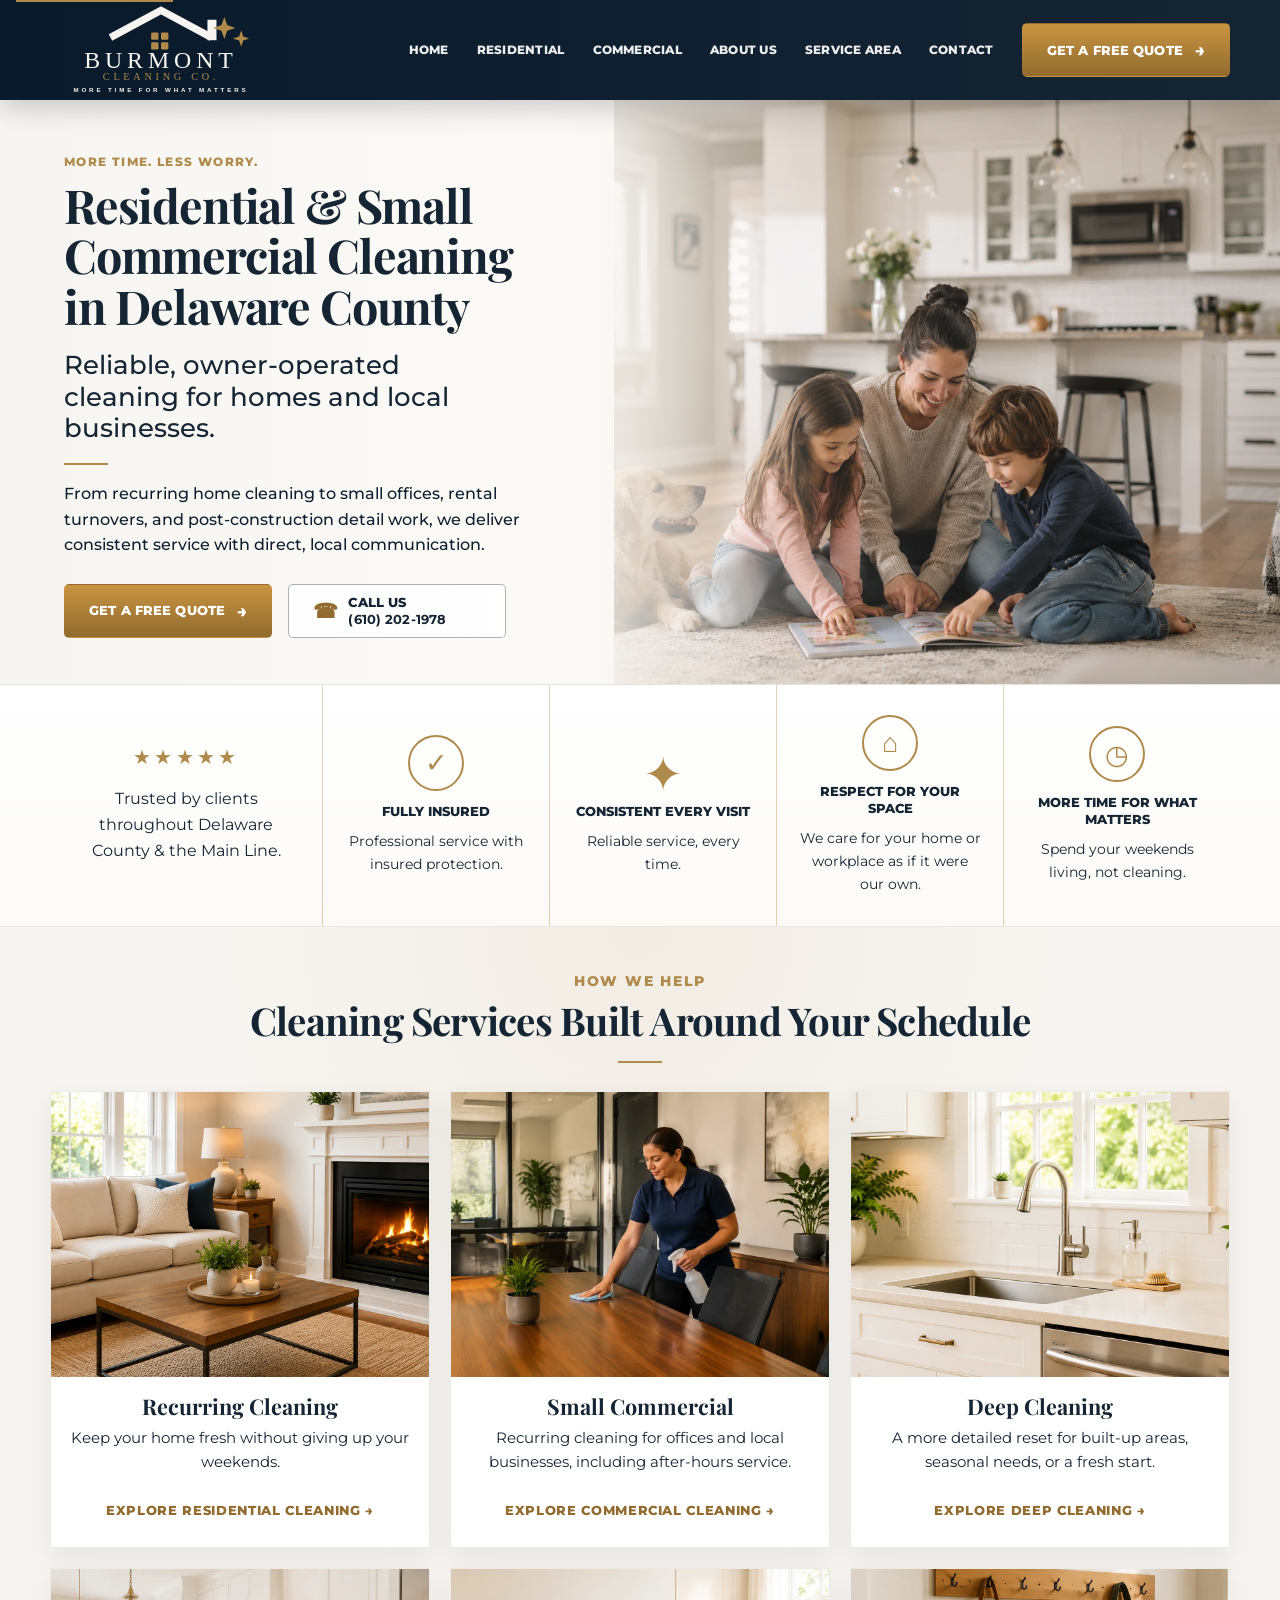
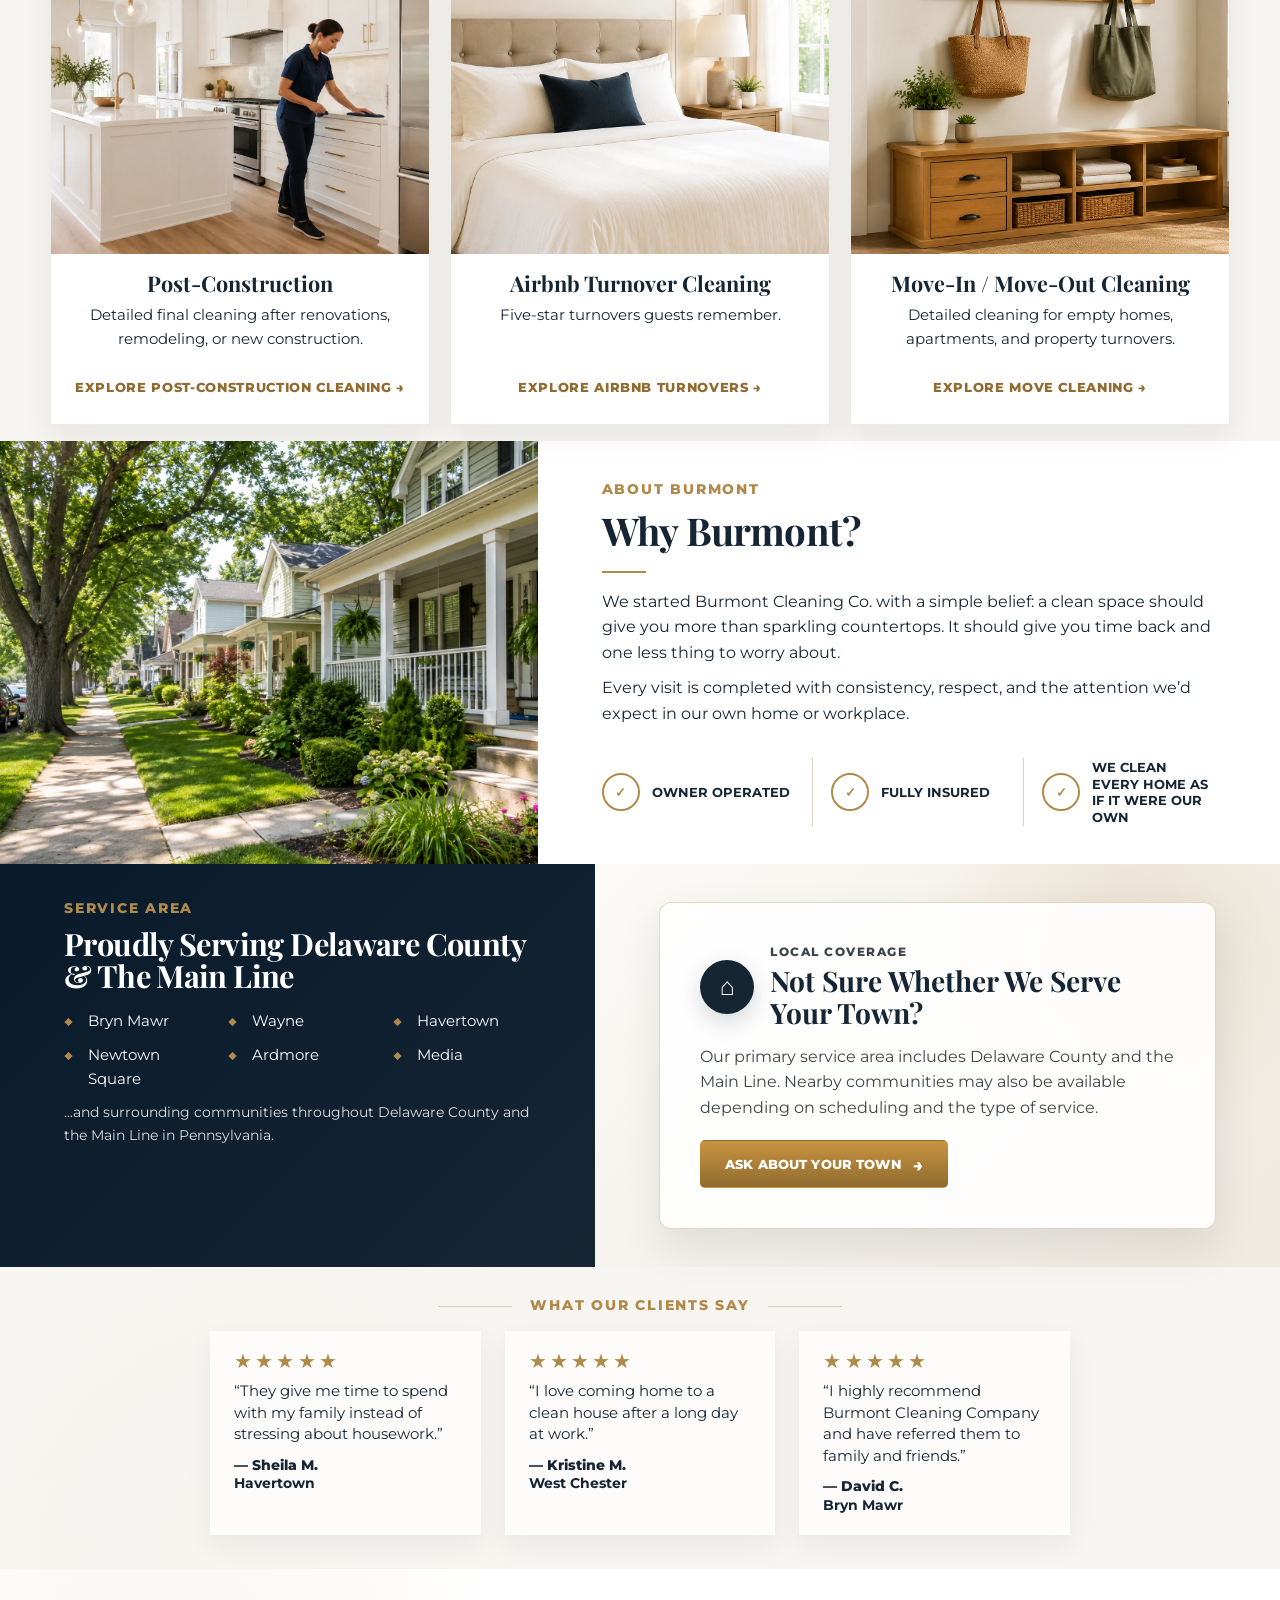
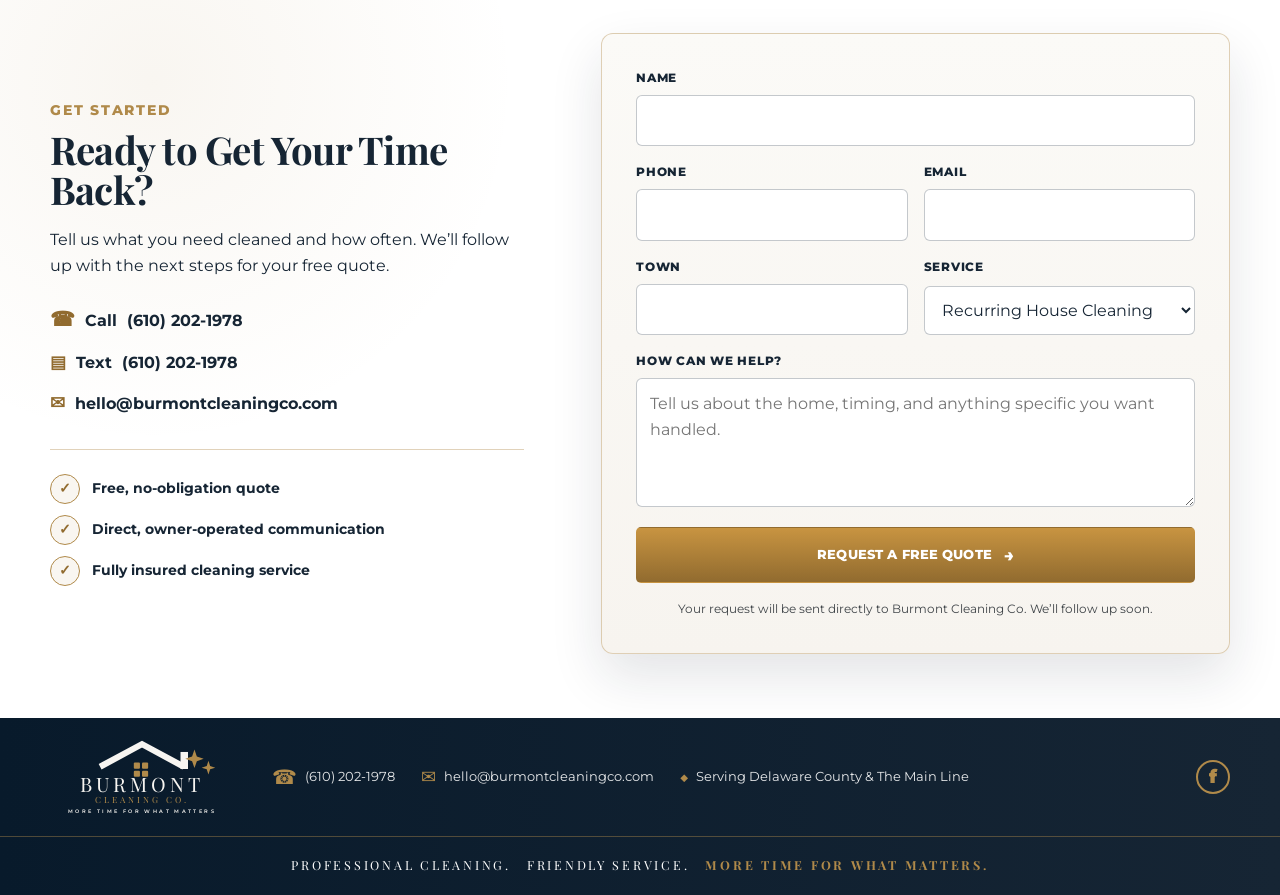
<file: index.html>
<!DOCTYPE html>
<html lang="en">
<head>
  <meta charset="utf-8">
  <meta name="viewport" content="width=device-width, initial-scale=1">
  <title>Residential &amp; Commercial Cleaning | Burmont Cleaning Co.</title>
  <meta name="description" content="Owner-operated residential, small commercial, Airbnb, and post-construction cleaning across Delaware County and the Main Line. Request a free quote.">
  <meta name="robots" content="index, follow, max-image-preview:large">
  <meta name="theme-color" content="#162534">
  <link rel="canonical" href="https://burmontcleaningco.com/">
  <link rel="icon" href="/assets/favicon.svg" type="image/svg+xml">
  <link rel="preload" as="image" href="/assets/hero-family-clean.webp" type="image/webp" fetchpriority="high">

  <meta property="og:locale" content="en_US">
  <meta property="og:type" content="website">
  <meta property="og:site_name" content="Burmont Cleaning Co.">
  <meta property="og:title" content="Residential &amp; Commercial Cleaning | Burmont Cleaning Co.">
  <meta property="og:description" content="Owner-operated cleaning for homes, local businesses, rental properties, and post-construction projects across Delaware County and the Main Line.">
  <meta property="og:url" content="https://burmontcleaningco.com/">
  <meta property="og:image" content="https://burmontcleaningco.com/assets/hero-family-clean.webp">
  <meta property="og:image:width" content="1672">
  <meta property="og:image:height" content="941">
  <meta property="og:image:alt" content="A family relaxing together in a clean, comfortable living room.">

  <meta name="twitter:card" content="summary_large_image">
  <meta name="twitter:title" content="Residential &amp; Commercial Cleaning | Burmont Cleaning Co.">
  <meta name="twitter:description" content="Owner-operated cleaning for homes, local businesses, rental properties, and post-construction projects.">
  <meta name="twitter:image" content="https://burmontcleaningco.com/assets/hero-family-clean.webp">
  <meta name="twitter:image:alt" content="A family relaxing together in a clean, comfortable living room.">
  <link rel="preconnect" href="https://fonts.googleapis.com">
  <link rel="preconnect" href="https://fonts.gstatic.com" crossorigin>
  <link href="https://fonts.googleapis.com/css2?family=Montserrat:wght@400;500;600;700;800&family=Playfair+Display:wght@600;700;800&display=swap" rel="stylesheet">
  <link rel="stylesheet" href="/styles.css?v=service-pages-2">
  <script type="application/ld+json">
  {
    "@context": "https://schema.org",
    "@graph": [
      {
        "@type": "HomeAndConstructionBusiness",
        "@id": "https://burmontcleaningco.com/#business",
        "name": "Burmont Cleaning Co.",
        "url": "https://burmontcleaningco.com/",
        "logo": "https://burmontcleaningco.com/assets/logo.svg",
        "image": "https://burmontcleaningco.com/assets/hero-family-clean.webp",
        "telephone": "+1-610-202-1978",
        "email": "hello@burmontcleaningco.com",
        "description": "Owner-operated residential and small commercial cleaning across Delaware County and the Main Line.",
        "priceRange": "$$",
        "currenciesAccepted": "USD",
        "sameAs": [
          "https://www.facebook.com/burmontcleaningco/"
        ],
        "areaServed": [
          {
            "@type": "AdministrativeArea",
            "name": "Delaware County, Pennsylvania"
          },
          {
            "@type": "Place",
            "name": "The Main Line, Pennsylvania"
          },
          {
            "@type": "City",
            "name": "Bryn Mawr, Pennsylvania"
          },
          {
            "@type": "City",
            "name": "Wayne, Pennsylvania"
          },
          {
            "@type": "City",
            "name": "Havertown, Pennsylvania"
          },
          {
            "@type": "City",
            "name": "Newtown Square, Pennsylvania"
          },
          {
            "@type": "City",
            "name": "Ardmore, Pennsylvania"
          },
          {
            "@type": "City",
            "name": "Media, Pennsylvania"
          }
        ],
        "hasOfferCatalog": {
          "@type": "OfferCatalog",
          "name": "Residential and Commercial Cleaning Services",
          "itemListElement": [
            {
              "@type": "Offer",
              "itemOffered": {
                "@type": "Service",
                "name": "Recurring House Cleaning",
                "url": "https://burmontcleaningco.com/residential-cleaning/"
              }
            },
            {
              "@type": "Offer",
              "itemOffered": {
                "@type": "Service",
                "name": "Small Commercial Cleaning",
                "url": "https://burmontcleaningco.com/commercial-cleaning/"
              }
            },
            {
              "@type": "Offer",
              "itemOffered": {
                "@type": "Service",
                "name": "Post-Construction Cleaning",
                "url": "https://burmontcleaningco.com/post-construction-cleaning/"
              }
            },
            {
              "@type": "Offer",
              "itemOffered": {
                "@type": "Service",
                "name": "Deep Cleaning",
                "url": "https://burmontcleaningco.com/deep-cleaning/"
              }
            },
            {
              "@type": "Offer",
              "itemOffered": {
                "@type": "Service",
                "name": "Move-In and Move-Out Cleaning",
                "url": "https://burmontcleaningco.com/move-in-move-out-cleaning/"
              }
            },
            {
              "@type": "Offer",
              "itemOffered": {
                "@type": "Service",
                "name": "Airbnb Turnover Cleaning",
                "url": "https://burmontcleaningco.com/airbnb-turnover-cleaning/"
              }
            }
          ]
        }
      },
      {
        "@type": "WebSite",
        "@id": "https://burmontcleaningco.com/#website",
        "url": "https://burmontcleaningco.com/",
        "name": "Burmont Cleaning Co.",
        "publisher": {
          "@id": "https://burmontcleaningco.com/#business"
        },
        "inLanguage": "en-US"
      },
      {
        "@type": "WebPage",
        "@id": "https://burmontcleaningco.com/#webpage",
        "url": "https://burmontcleaningco.com/",
        "name": "Residential & Commercial Cleaning | Burmont Cleaning Co.",
        "isPartOf": {
          "@id": "https://burmontcleaningco.com/#website"
        },
        "about": {
          "@id": "https://burmontcleaningco.com/#business"
        },
        "primaryImageOfPage": {
          "@type": "ImageObject",
          "url": "https://burmontcleaningco.com/assets/hero-family-clean.webp"
        },
        "description": "Owner-operated residential, small commercial, Airbnb, and post-construction cleaning across Delaware County and the Main Line.",
        "inLanguage": "en-US"
      }
    ]
  }
  </script>
</head>
<body>
  <a class="skip-link" href="#main">Skip to content</a>

  <header class="site-header" data-header>
    <div class="container nav-wrap">
      <a class="brand" href="/" aria-label="Burmont Cleaning Co. home">
        <img src="/assets/logo-dark-nav.svg?v=header-2" alt="Burmont Cleaning Co." width="540" height="230">
      </a>

      <button class="nav-toggle" type="button" aria-label="Open menu" aria-controls="site-nav" aria-expanded="false" data-nav-toggle>
        <span></span><span></span><span></span>
      </button>

      <nav id="site-nav" class="site-nav" data-nav>
        <a href="/">Home</a>
        <a href="/residential-cleaning/">Residential</a>
        <a href="/commercial-cleaning/">Commercial</a>
        <a href="/#about">About Us</a>
        <a href="/#area">Service Area</a>
        <a href="/#estimate">Contact</a>
      </nav>

      <a class="btn btn-primary nav-cta" href="#estimate" aria-label="Get a free estimate">
        <span aria-hidden="true" class="icon-calendar"></span>
        Get a Free Estimate
      </a>
    </div>
  </header>

  <main id="main">
    <section id="home" class="hero section-anchor">
      <div class="hero-content">
        <p class="eyebrow">More Time. Less Worry.</p>
        <h1>Residential &amp; Small Commercial Cleaning in Delaware County</h1>
        <p class="hero-subtitle">Reliable, owner-operated cleaning for homes and local businesses.</p>
        <div class="rule"></div>
        <p class="hero-copy">From recurring home cleaning to small offices, rental turnovers, and post-construction detail work, we deliver consistent service with direct, local communication.</p>
        <div class="hero-actions">
          <a class="btn btn-primary" href="#estimate"><span aria-hidden="true" class="icon-calendar"></span> Request a Free Quote</a>
          <a class="btn btn-outline" href="tel:+16102021978"><span aria-hidden="true" class="icon-phone"></span> <span>Call Us<br><strong>(610) 202-1978</strong></span></a>
        </div>
      </div>
      <div class="hero-image">
        <img src="assets/hero-family-clean.webp" alt="Family relaxing together in a clean, comfortable living room" width="1672" height="941" fetchpriority="high" decoding="async">
      </div>
    </section>

    <section class="trust-band" aria-label="Why clients choose Burmont Cleaning Co.">
      <div class="container trust-grid">
        <article class="trust-item trust-review">
          <div class="stars" aria-label="Five star rating">★★★★★</div>
          <p>Trusted by clients throughout Delaware County &amp; the Main Line.</p>
        </article>
        <article class="trust-item">
          <span class="trust-icon" aria-hidden="true">✓</span>
          <h3>Fully Insured</h3>
          <p>Professional service with insured protection.</p>
        </article>
        <article class="trust-item">
          <span class="trust-icon sparkle" aria-hidden="true">✦</span>
          <h3>Consistent Every Visit</h3>
          <p>Reliable service, every time.</p>
        </article>
        <article class="trust-item">
          <span class="trust-icon" aria-hidden="true">⌂</span>
          <h3>Respect for Your Space</h3>
          <p>We care for your home or workplace as if it were our own.</p>
        </article>
        <article class="trust-item">
          <span class="trust-icon" aria-hidden="true">◷</span>
          <h3>More Time for What Matters</h3>
          <p>Spend your weekends living, not cleaning.</p>
        </article>
      </div>
    </section>

    <section id="services" class="services section-anchor">
      <div class="container">
        <div class="section-heading centered">
          <p class="eyebrow">How We Help</p>
          <h2>Cleaning Services Built Around Your Schedule</h2>
          <div class="rule centered-rule"></div>
        </div>

        <div class="service-grid">
          <article class="service-card">
            <img src="assets/service-recurring.webp?v=hires-images-v1" alt="Clean living room after recurring house cleaning" loading="lazy" width="600" height="285">
            <div class="service-card-body">
              <h3>Recurring Cleaning</h3>
              <p>Keep your home fresh without giving up your weekends.</p>
              <a href="/residential-cleaning/">Explore Residential Cleaning <span aria-hidden="true">→</span></a>
            </div>
          </article>
          <article class="service-card">
            <img src="assets/service-commercial-card-v2.webp?v=homepage-card-3" alt="Professional cleaner maintaining a conference room in a small local office" loading="lazy" width="600" height="285">
            <div class="service-card-body">
              <h3>Small Commercial</h3>
              <p>Recurring cleaning for offices and local businesses, including after-hours service.</p>
              <a href="/commercial-cleaning/">Explore Commercial Cleaning <span aria-hidden="true">→</span></a>
            </div>
          </article>
          <article class="service-card">
            <img src="assets/service-deep.webp?v=hires-images-v1" alt="Bright kitchen refreshed during a detailed deep cleaning service" loading="lazy" width="600" height="285">
            <div class="service-card-body">
              <h3>Deep Cleaning</h3>
              <p>A more detailed reset for built-up areas, seasonal needs, or a fresh start.</p>
              <a href="/deep-cleaning/">Explore Deep Cleaning <span aria-hidden="true">→</span></a>
            </div>
          </article>
          <article class="service-card">
            <img src="assets/service-post-construction-card-v2.webp?v=homepage-card-3" alt="Professional cleaner completing final detail cleaning in a renovated kitchen" loading="lazy" width="600" height="285">
            <div class="service-card-body">
              <h3>Post-Construction</h3>
              <p>Detailed final cleaning after renovations, remodeling, or new construction.</p>
              <a href="/post-construction-cleaning/">Explore Post-Construction Cleaning <span aria-hidden="true">→</span></a>
            </div>
          </article>
          <article class="service-card">
            <img src="assets/service-airbnb.webp?v=hires-images-v1" alt="Clean guest bedroom prepared for an Airbnb stay" loading="lazy" width="600" height="285">
            <div class="service-card-body">
              <h3>Airbnb</h3>
              <p>Five-star turnovers guests remember.</p>
              <a href="/airbnb-turnover-cleaning/">Explore Airbnb Turnovers <span aria-hidden="true">→</span></a>
            </div>
          </article>
          <article class="service-card">
            <img src="assets/service-move.webp?v=hires-images-v1" alt="Clean empty entryway ready for a move-in or move-out" loading="lazy" width="600" height="285">
            <div class="service-card-body">
              <h3>Move In / Out</h3>
              <p>Detailed cleaning for empty homes, apartments, and property turnovers.</p>
              <a href="/move-in-move-out-cleaning/">Explore Move Cleaning <span aria-hidden="true">→</span></a>
            </div>
          </article>
        </div>
      </div>
    </section>

    <section id="about" class="about section-anchor">
      <div class="about-image">
        <img src="assets/about-owners.webp?v=street-about-v1" alt="The owners of Burmont Cleaning Co. serving Delaware County and the Main Line" loading="lazy" width="742" height="398">
      </div>
      <div class="about-content">
        <p class="eyebrow">About Burmont</p>
        <h2>Why Burmont?</h2>
        <div class="rule"></div>
        <p>We started Burmont Cleaning Co. with a simple belief: a clean space should give you more than sparkling countertops. It should give you time back and one less thing to worry about.</p>
        <p>Every visit is completed with consistency, respect, and the attention we’d expect in our own home or workplace.</p>
        <div class="about-points">
          <div><span aria-hidden="true">✓</span><strong>Owner Operated</strong></div>
          <div><span aria-hidden="true">✓</span><strong>Fully Insured</strong></div>
          <div><span aria-hidden="true">✓</span><strong>We Clean Every Home as if It Were Our Own</strong></div>
        </div>
      </div>
    </section>

    <section id="area" class="area section-anchor">
      <div class="area-panel">
        <div class="area-text">
          <p class="eyebrow">Service Area</p>
          <h2>Proudly Serving Delaware County &amp; The Main Line</h2>
          <div class="area-list" aria-label="Service area towns">
            <span>Bryn Mawr</span>
            <span>Wayne</span>
            <span>Havertown</span>
            <span>Newtown Square</span>
            <span>Ardmore</span>
            <span>Media</span>
          </div>
          <p>...and surrounding communities throughout Delaware County and the Main Line in Pennsylvania.</p>
        </div>
        <div class="area-map" role="img" aria-label="Map of service area in Delaware County and the Main Line"></div>
      </div>
    </section>

    <section id="reviews" class="reviews section-anchor">
      <div class="container">
        <div class="section-heading centered reviews-heading">
          <div class="decor-line"></div>
          <p class="eyebrow">What Our Clients Say</p>
          <div class="decor-line"></div>
        </div>
        <div class="review-grid">
          <figure class="review-card">
            <div class="stars" aria-label="Five star rating">★★★★★</div>
            <blockquote>“They give me time to spend with family instead of stressing housework. ”</blockquote>
            <figcaption>— Sheila M.<br><span>Havertown</span></figcaption>
          </figure>
          <figure class="review-card">
            <div class="stars" aria-label="Five star rating">★★★★★</div>
            <blockquote>“I love coming home to a clean house after a long day at work.”</blockquote>
            <figcaption>— Kristine M.<br><span>West Chester</span></figcaption>
          </figure>
          <figure class="review-card">
            <div class="stars" aria-label="Five star rating">★★★★★</div>
            <blockquote>“ I highly recommend Burmont Cleaning Company and refered them to family and friends.”</blockquote>
            <figcaption>— David C.<br><span>Bryn Mawr</span></figcaption>
          </figure>
        </div>
      </div>
    </section>

    <section id="estimate" class="estimate section-anchor">
      <div class="container estimate-wrap">
        <div class="estimate-copy">
          <p class="eyebrow">Get Started</p>
          <h2>Ready to Get Your Time Back?</h2>
          <p>Tell us what you need cleaned and how often. We’ll follow up with next steps for your free estimate.</p>
          <div class="contact-cards">
            <a href="tel:+16102021978"><span aria-hidden="true" class="icon-phone"></span> Call <strong>(610) 202-1978</strong></a>
            <a href="sms:+16102021978"><span aria-hidden="true" class="icon-message"></span> Text <strong>(610) 202-1978</strong></a>
            <a href="mailto:hello@burmontcleaningco.com"><span aria-hidden="true" class="icon-email"></span> hello@burmontcleaningco.com</a>
          </div>
        </div>

        <form class="estimate-form" action="https://formspree.io/f/xqevndor" method="POST" data-estimate-form>
          <input type="hidden" name="_subject" value="New Burmont Cleaning Quote Request">
          <input type="hidden" name="source" value="burmontcleaningco.com quote form">
          <input class="hidden-field" type="text" name="_gotcha" tabindex="-1" autocomplete="off" aria-hidden="true" style="display:none !important;">
          <div class="form-row">
            <label for="name">Name</label>
            <input id="name" name="name" type="text" autocomplete="name" required>
          </div>
          <div class="form-row split">
            <div>
              <label for="phone">Phone</label>
              <input id="phone" name="phone" type="tel" autocomplete="tel" required>
            </div>
            <div>
              <label for="email">Email</label>
              <input id="email" name="email" type="email" autocomplete="email">
            </div>
          </div>
          <div class="form-row split">
            <div>
              <label for="town">Town</label>
              <input id="town" name="town" type="text" autocomplete="address-level2">
            </div>
            <div>
              <label for="service">Service</label>
              <select id="service" name="service">
                <option>Recurring House Cleaning</option>
                <option>Small Commercial Cleaning</option>
                <option>Post-Construction Cleaning</option>
                <option>Deep Cleaning</option>
                <option>Move In / Out</option>
                <option>Airbnb Turnover Cleaning</option>
                <option>Not Sure Yet</option>
              </select>
            </div>
          </div>
          <div class="form-row">
            <label for="message">How can we help?</label>
            <textarea id="message" name="message" rows="4" placeholder="Tell us about the home, timing, and anything specific you want handled."></textarea>
          </div>
          <button class="btn btn-primary form-submit" type="submit"><span aria-hidden="true" class="icon-calendar"></span> Request a Free Quote</button>
          <p class="form-note">Your request will be sent directly to Burmont Cleaning Co. We’ll follow up soon.</p>
          <p class="form-status" data-form-status role="status" aria-live="polite"></p>
        </form>
      </div>
    </section>
  </main>

  <footer class="site-footer">
    <div class="container footer-wrap">
      <a class="footer-logo" href="/" aria-label="Burmont Cleaning Co. home">
        <svg class="header-logo footer-logo-svg" xmlns="http://www.w3.org/2000/svg" viewBox="0 0 540 230" role="img" aria-labelledby="footer-logo-title footer-logo-desc">
          <title id="footer-logo-title">Burmont Cleaning Co.</title>
          <desc id="footer-logo-desc">Burmont Cleaning Co. logo with roofline and sparkle marks.</desc>
          <path class="logo-roof" d="M155 80 L270 18 L385 80"/>
          <path class="logo-ivory" d="M383 41h22v50h-22z"/>
          <rect class="logo-brass" x="246" y="72" width="18" height="18" rx="3"/>
          <rect class="logo-brass" x="270" y="72" width="18" height="18" rx="3"/>
          <rect class="logo-brass" x="246" y="96" width="18" height="18" rx="3"/>
          <rect class="logo-brass" x="270" y="96" width="18" height="18" rx="3"/>
          <path class="logo-brass" d="M424 34l7 20 20 7-20 7-7 20-7-20-20-7 20-7 7-20z"/>
          <path class="logo-brass" d="M465 67l5 15 15 5-15 5-5 15-5-15-15-5 15-5 5-15z"/>
          <text x="270" y="158" text-anchor="middle" class="logo-ivory logo-wordmark" font-size="58" letter-spacing="12">BURMONT</text>
          <text x="270" y="190" text-anchor="middle" class="logo-brass logo-submark" font-size="25" letter-spacing="9">CLEANING CO.</text>
          <text x="270" y="219" text-anchor="middle" class="logo-ivory logo-tagline" font-size="15" font-weight="600" letter-spacing="7">MORE TIME FOR WHAT MATTERS</text>
        </svg>
      </a>
      <div class="footer-info">
        <a href="tel:+16102021978"><span aria-hidden="true" class="icon-phone"></span> (610) 202-1978</a>
        <a href="mailto:hello@burmontcleaningco.com"><span aria-hidden="true" class="icon-email"></span> hello@burmontcleaningco.com</a>
        <span><span aria-hidden="true" class="icon-location"></span> Serving Delaware County &amp; The Main Line</span>
      </div>
      <div class="footer-social" aria-label="Social links">
        <a href="https://www.facebook.com/burmontcleaningco/" target="_blank" rel="noopener noreferrer" aria-label="Burmont Cleaning Co. on Facebook">f</a>
      </div>
    </div>
    <div class="footer-bottom">
      <span>Professional cleaning.</span>
      <span>Friendly service.</span>
      <strong>More time for what matters.</strong>
    </div>
  </footer>

  <script src="/script.js?v=service-pages-1" defer></script>
</body>
</html>
</file>
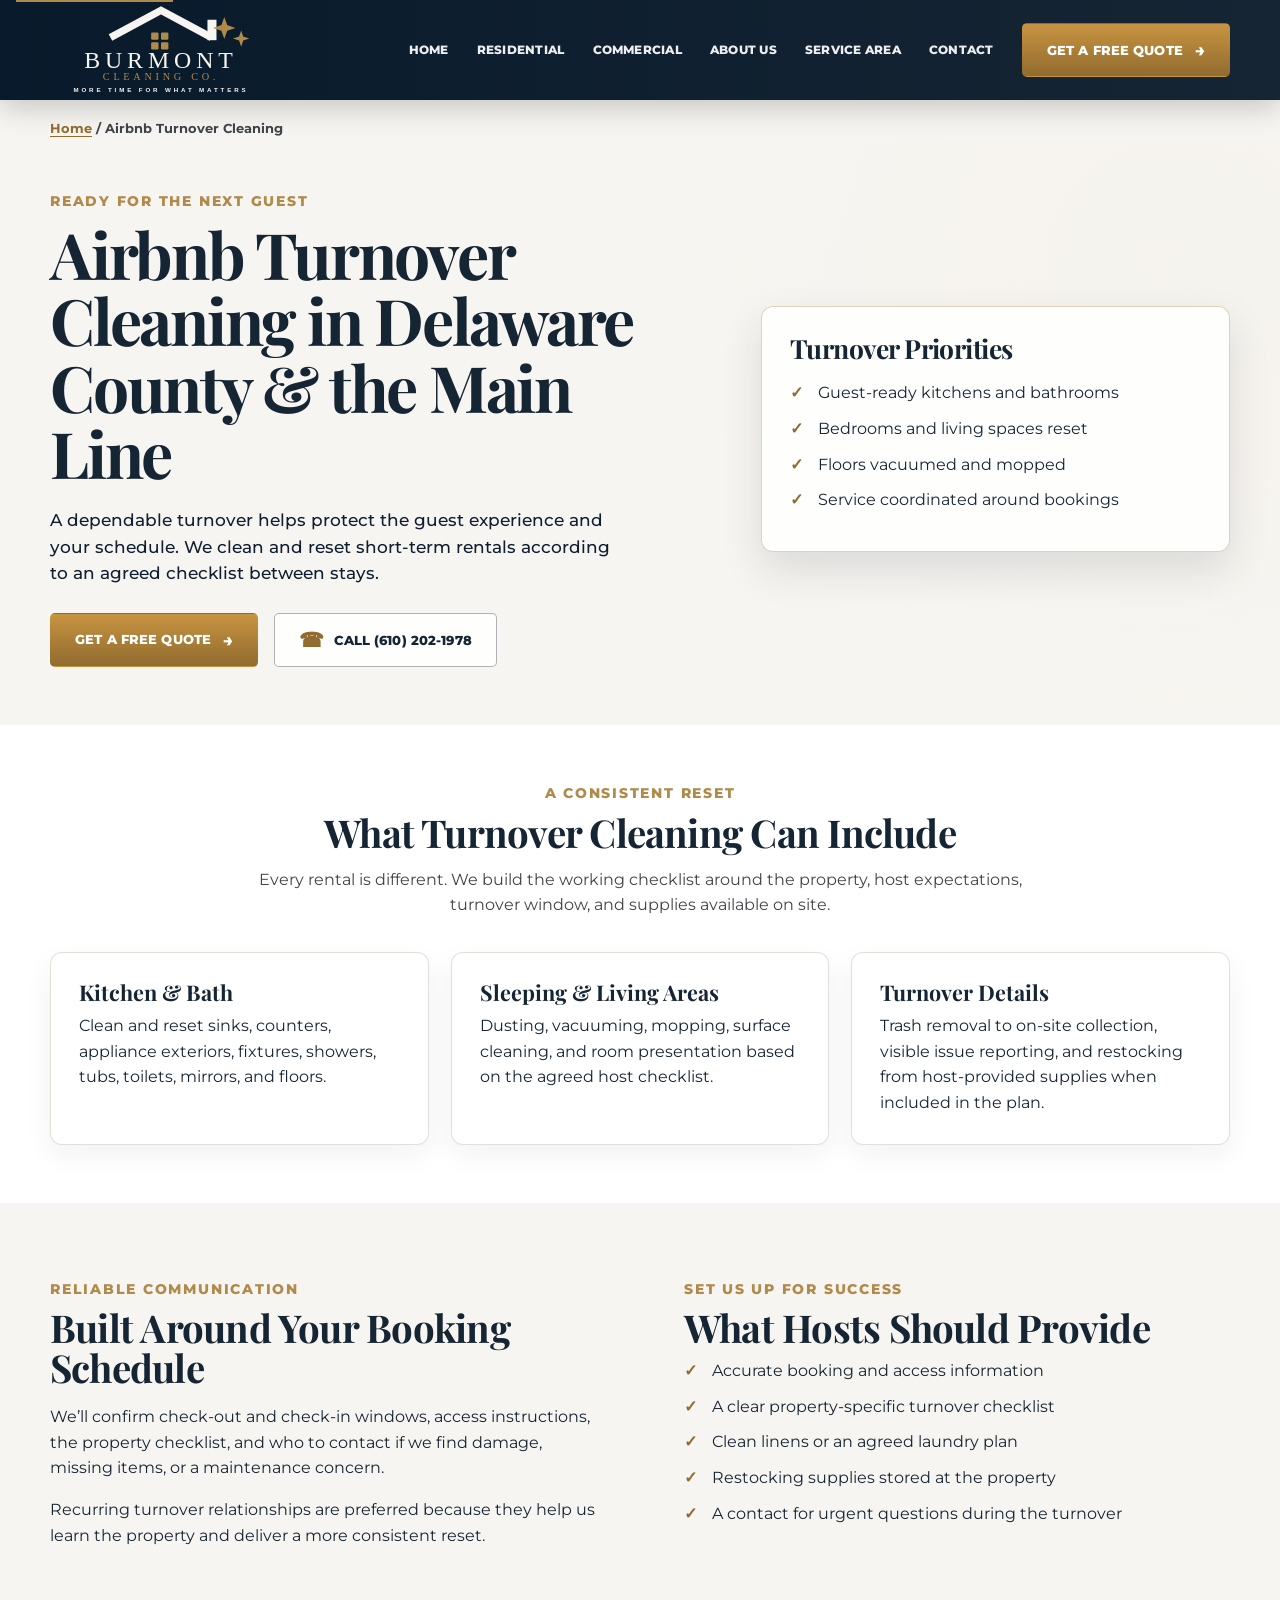
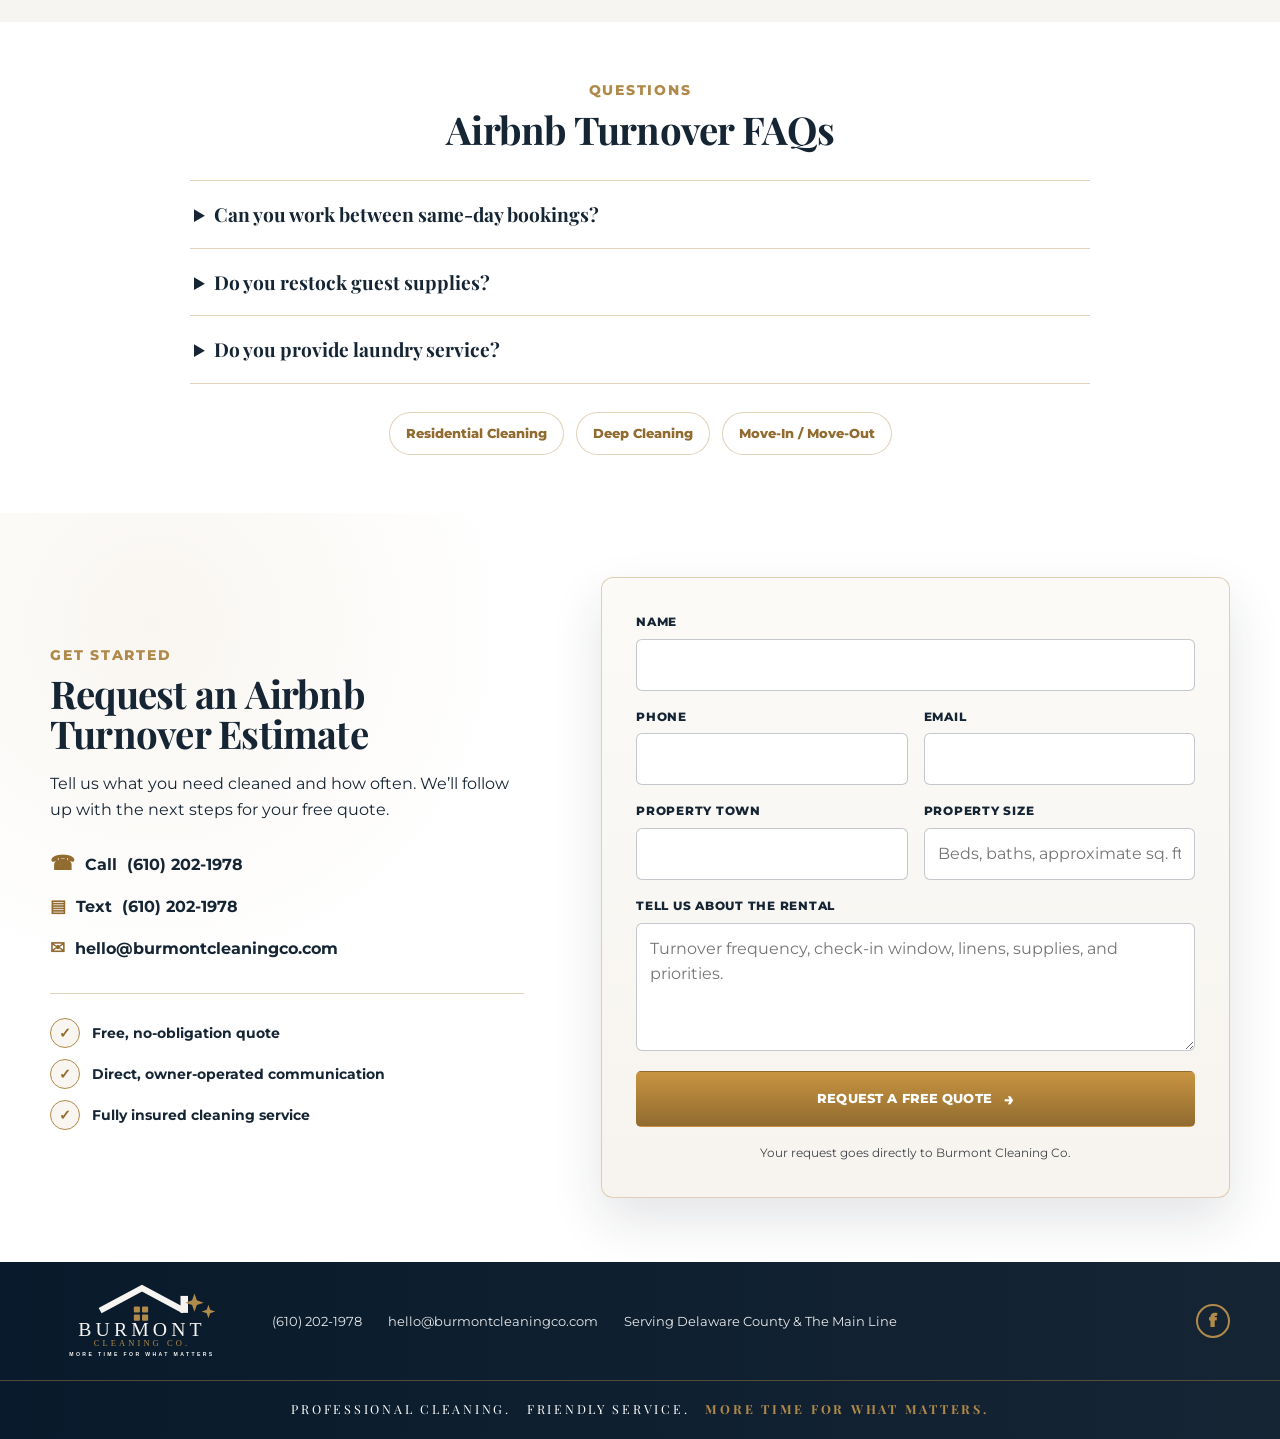
<file: airbnb-turnover-cleaning/index.html>
<!DOCTYPE html><html lang="en"><head>
  <meta charset="utf-8"><meta name="viewport" content="width=device-width, initial-scale=1"><title>Airbnb Turnover Cleaning in Delaware County | Burmont</title><meta name="description" content="Reliable Airbnb and short-term rental turnover cleaning in Delaware County and the Main Line. Guest-ready cleaning coordinated around your booking schedule."><meta name="robots" content="index, follow, max-image-preview:large"><meta name="theme-color" content="#162534"><link rel="canonical" href="https://burmontcleaningco.com/airbnb-turnover-cleaning/"><link rel="icon" href="/assets/favicon.svg" type="image/svg+xml">
  <meta property="og:locale" content="en_US"><meta property="og:type" content="website"><meta property="og:site_name" content="Burmont Cleaning Co."><meta property="og:title" content="Airbnb Turnover Cleaning in Delaware County | Burmont"><meta property="og:description" content="Consistent, guest-ready cleaning coordinated around your short-term rental bookings."><meta property="og:url" content="https://burmontcleaningco.com/airbnb-turnover-cleaning/"><meta property="og:image" content="https://burmontcleaningco.com/assets/service-airbnb.webp"><meta name="twitter:card" content="summary_large_image"><meta name="twitter:title" content="Airbnb Turnover Cleaning in Delaware County | Burmont"><meta name="twitter:description" content="Guest-ready turnover cleaning for local short-term rentals."><meta name="twitter:image" content="https://burmontcleaningco.com/assets/service-airbnb.webp">
  <link rel="preconnect" href="https://fonts.googleapis.com"><link rel="preconnect" href="https://fonts.gstatic.com" crossorigin><link href="https://fonts.googleapis.com/css2?family=Montserrat:wght@400;500;600;700;800&amp;family=Playfair+Display:wght@600;700;800&amp;display=swap" rel="stylesheet"><link rel="stylesheet" href="/styles.css?v=service-pages-1">
  <script type="application/ld+json">{"@context":"https://schema.org","@graph":[{"@type":"Service","@id":"https://burmontcleaningco.com/airbnb-turnover-cleaning/#service","name":"Airbnb Turnover Cleaning","serviceType":"Short-term rental turnover cleaning","url":"https://burmontcleaningco.com/airbnb-turnover-cleaning/","provider":{"@id":"https://burmontcleaningco.com/#business"},"areaServed":[{"@type":"AdministrativeArea","name":"Delaware County, Pennsylvania"},{"@type":"Place","name":"The Main Line, Pennsylvania"}]},{"@type":"BreadcrumbList","itemListElement":[{"@type":"ListItem","position":1,"name":"Home","item":"https://burmontcleaningco.com/"},{"@type":"ListItem","position":2,"name":"Airbnb Turnover Cleaning","item":"https://burmontcleaningco.com/airbnb-turnover-cleaning/"}]},{"@type":"WebPage","url":"https://burmontcleaningco.com/airbnb-turnover-cleaning/","name":"Airbnb Turnover Cleaning in Delaware County","about":{"@id":"https://burmontcleaningco.com/airbnb-turnover-cleaning/#service"},"isPartOf":{"@id":"https://burmontcleaningco.com/#website"},"inLanguage":"en-US"}]}</script>
</head><body>
  <a class="skip-link" href="#main">Skip to content</a><header class="site-header"><div class="container nav-wrap"><a class="brand" href="/"><img src="/assets/logo-dark-nav.svg" alt="Burmont Cleaning Co." width="540" height="230"></a><button class="nav-toggle" type="button" aria-label="Open menu" aria-controls="site-nav" aria-expanded="false" data-nav-toggle><span></span><span></span><span></span></button><nav id="site-nav" class="site-nav" data-nav><a href="/">Home</a><a href="/residential-cleaning/">Residential</a><a href="/commercial-cleaning/">Commercial</a><a href="/#about">About Us</a><a href="/#area">Service Area</a><a href="#estimate">Contact</a></nav><a class="btn btn-primary nav-cta" href="#estimate"><span class="icon-calendar"></span> Get a Free Estimate</a></div></header>
  <main id="main"><div class="container breadcrumb"><a href="/">Home</a> / Airbnb Turnover Cleaning</div>
    <section class="service-hero"><div class="container service-hero-grid"><div><p class="eyebrow">Ready for the Next Guest</p><h1>Airbnb Turnover Cleaning in Delaware County &amp; the Main Line</h1><p class="hero-copy">A dependable turnover helps protect the guest experience and your schedule. We clean and reset short-term rentals according to an agreed checklist between stays.</p><div class="hero-actions"><a class="btn btn-primary" href="#estimate"><span class="icon-calendar"></span> Request a Turnover Quote</a><a class="btn btn-outline" href="tel:+16102021978"><span class="icon-phone"></span> Call (610) 202-1978</a></div></div><aside class="service-summary"><h2>Turnover Priorities</h2><ul><li>Guest-ready kitchens and bathrooms</li><li>Bedrooms and living spaces reset</li><li>Floors vacuumed and mopped</li><li>Service coordinated around bookings</li></ul></aside></div></section>
    <section class="content-section"><div class="container"><div class="section-heading centered"><p class="eyebrow">A Consistent Reset</p><h2>What Turnover Cleaning Can Include</h2><p class="section-intro">Every rental is different. We build the working checklist around the property, host expectations, turnover window, and supplies available on site.</p></div><div class="feature-grid"><article class="feature-card"><h3>Kitchen &amp; Bath</h3><p>Clean and reset sinks, counters, appliance exteriors, fixtures, showers, tubs, toilets, mirrors, and floors.</p></article><article class="feature-card"><h3>Sleeping &amp; Living Areas</h3><p>Dusting, vacuuming, mopping, surface cleaning, and room presentation based on the agreed host checklist.</p></article><article class="feature-card"><h3>Turnover Details</h3><p>Trash removal to on-site collection, visible issue reporting, and restocking from host-provided supplies when included in the plan.</p></article></div></div></section>
    <section class="content-section alt"><div class="container split-content"><div><p class="eyebrow">Reliable Communication</p><h2>Built Around Your Booking Schedule</h2><p>We’ll confirm check-out and check-in windows, access instructions, the property checklist, and who to contact if we find damage, missing items, or a maintenance concern.</p><p>Recurring turnover relationships are preferred because they help us learn the property and deliver a more consistent reset.</p></div><div><p class="eyebrow">Set Us Up for Success</p><h2>What Hosts Should Provide</h2><ul class="check-list"><li>Accurate booking and access information</li><li>A clear property-specific turnover checklist</li><li>Clean linens or an agreed laundry plan</li><li>Restocking supplies stored at the property</li><li>A contact for urgent questions during the turnover</li></ul></div></div></section>
    <section class="content-section"><div class="container"><div class="section-heading centered"><p class="eyebrow">Questions</p><h2>Airbnb Turnover FAQs</h2></div><div class="faq-list"><details><summary>Can you work between same-day bookings?</summary><p>Possibly, depending on the property, turnover window, location, and current availability. We’ll confirm timing before accepting the schedule.</p></details><details><summary>Do you restock guest supplies?</summary><p>Restocking from host-provided supplies can be included in the agreed checklist.</p></details><details><summary>Do you provide laundry service?</summary><p>Linen handling must be discussed for each property. Tell us what system you use so we can confirm whether it fits the available turnover window.</p></details></div><div class="related-services"><a href="/residential-cleaning/">Residential Cleaning</a><a href="/deep-cleaning/">Deep Cleaning</a><a href="/move-in-move-out-cleaning/">Move-In / Move-Out</a></div></div></section>
    <section id="estimate" class="estimate"><div class="container estimate-wrap"><div class="estimate-copy"><p class="eyebrow">Get Started</p><h2>Request an Airbnb Turnover Estimate</h2><p>Tell us about the property, booking schedule, and turnover expectations.</p><div class="contact-cards"><a href="tel:+16102021978"><span class="icon-phone"></span> Call <strong>(610) 202-1978</strong></a><a href="sms:+16102021978"><span class="icon-message"></span> Text <strong>(610) 202-1978</strong></a><a href="mailto:hello@burmontcleaningco.com"><span class="icon-email"></span> hello@burmontcleaningco.com</a></div></div><form class="estimate-form" action="https://formspree.io/f/xqevndor" method="POST" data-estimate-form><input type="hidden" name="_subject" value="New Airbnb Turnover Quote Request"><input type="hidden" name="source" value="Airbnb turnover page"><input type="hidden" name="service" value="Airbnb Turnover Cleaning"><input class="hidden-field" type="text" name="_gotcha" tabindex="-1" autocomplete="off" aria-hidden="true"><div class="form-row"><label for="name">Name</label><input id="name" name="name" type="text" required></div><div class="form-row split"><div><label for="phone">Phone</label><input id="phone" name="phone" type="tel" required></div><div><label for="email">Email</label><input id="email" name="email" type="email"></div></div><div class="form-row split"><div><label for="town">Property Town</label><input id="town" name="town" type="text"></div><div><label for="size">Property Size</label><input id="size" name="property_size" type="text" placeholder="Beds, baths, approximate sq. ft."></div></div><div class="form-row"><label for="message">Tell us about the rental</label><textarea id="message" name="message" rows="4" placeholder="Turnover frequency, check-in window, linens, supplies, and priorities."></textarea></div><button class="btn btn-primary form-submit" type="submit">Request a Turnover Quote</button><p class="form-note">Your request goes directly to Burmont Cleaning Co.</p><p class="form-status" data-form-status role="status" aria-live="polite"></p></form></div></section>
  </main><footer class="site-footer"><div class="container footer-wrap"><a class="footer-logo" href="/"><img src="/assets/logo-dark-nav.svg" alt="Burmont Cleaning Co." width="540" height="230"></a><div class="footer-info"><a href="tel:+16102021978">(610) 202-1978</a><a href="mailto:hello@burmontcleaningco.com">hello@burmontcleaningco.com</a><span>Serving Delaware County &amp; The Main Line</span></div><div class="footer-social"><a href="https://www.facebook.com/burmontcleaningco/" target="_blank" rel="noopener noreferrer" aria-label="Facebook">f</a></div></div><div class="footer-bottom"><span>Professional cleaning.</span><span>Friendly service.</span><strong>More time for what matters.</strong></div></footer><script src="/script.js?v=service-pages-1" defer></script>
</body></html>
</file>
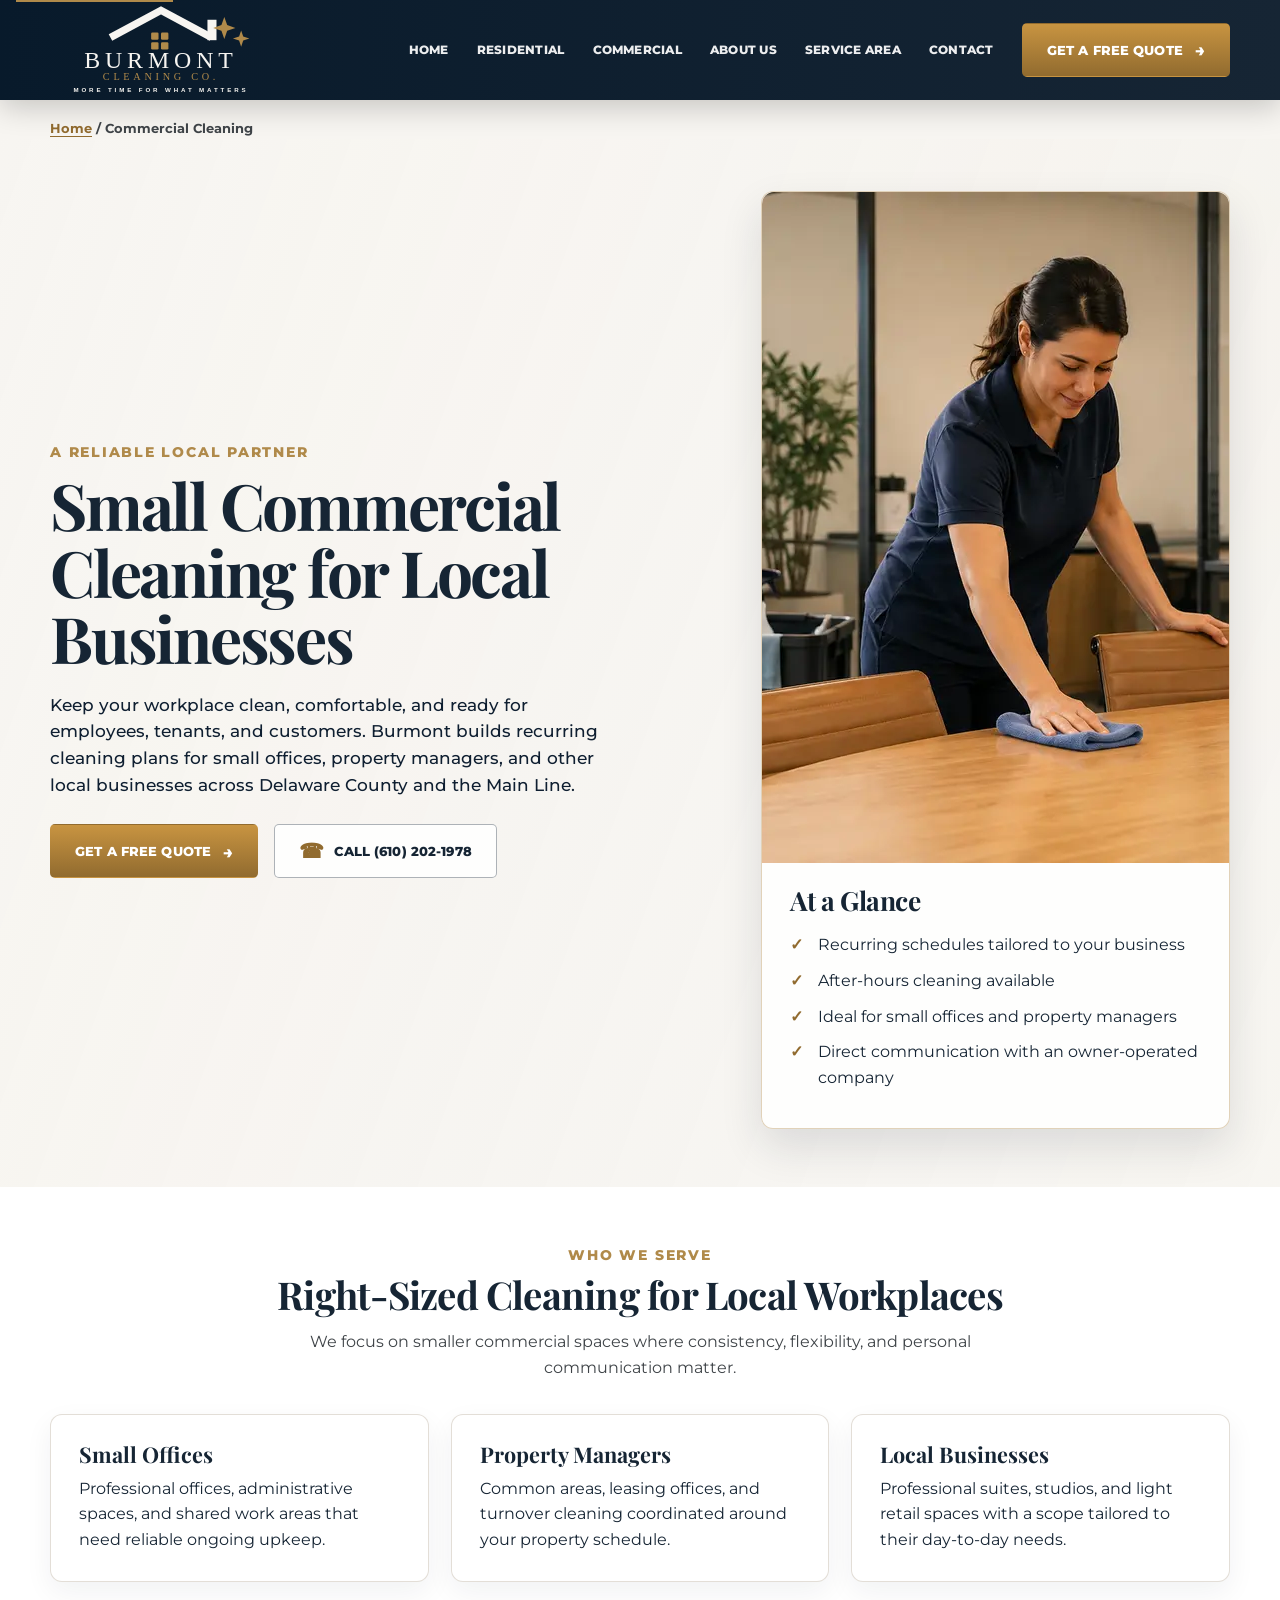
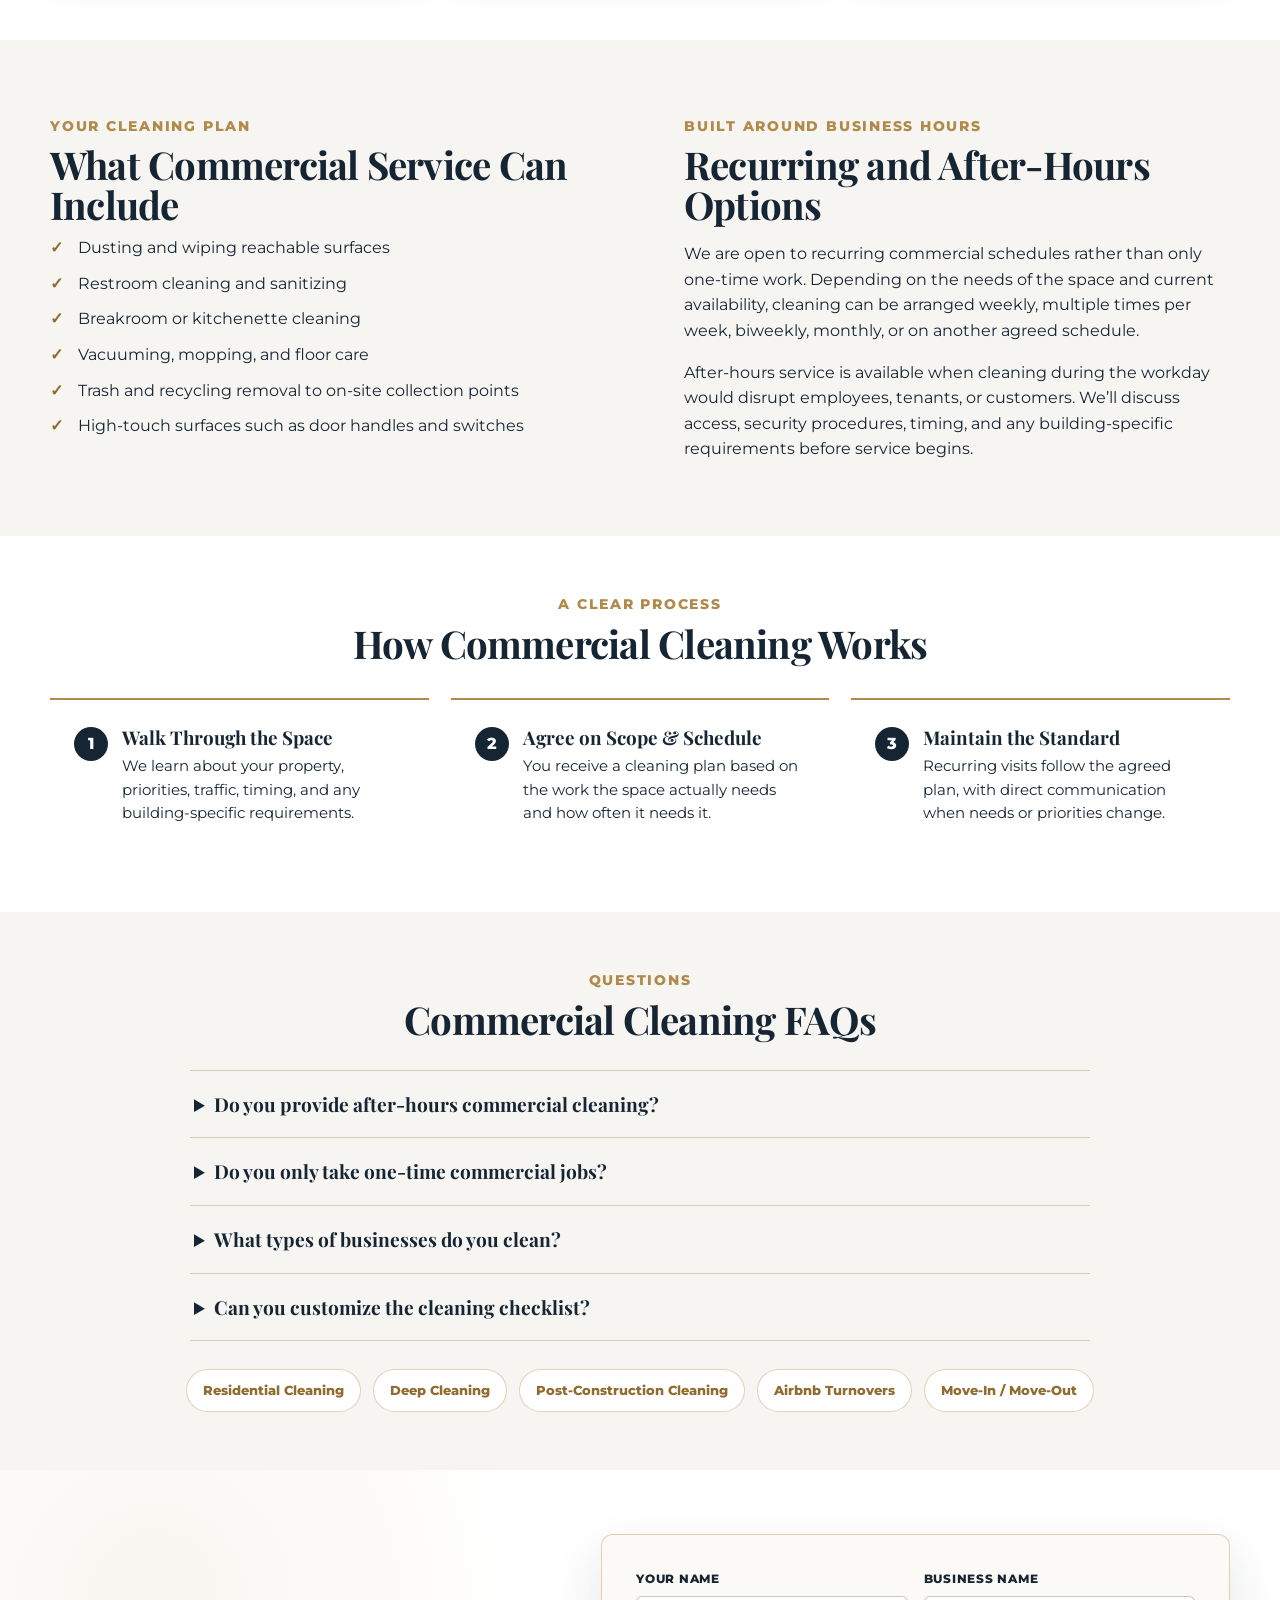
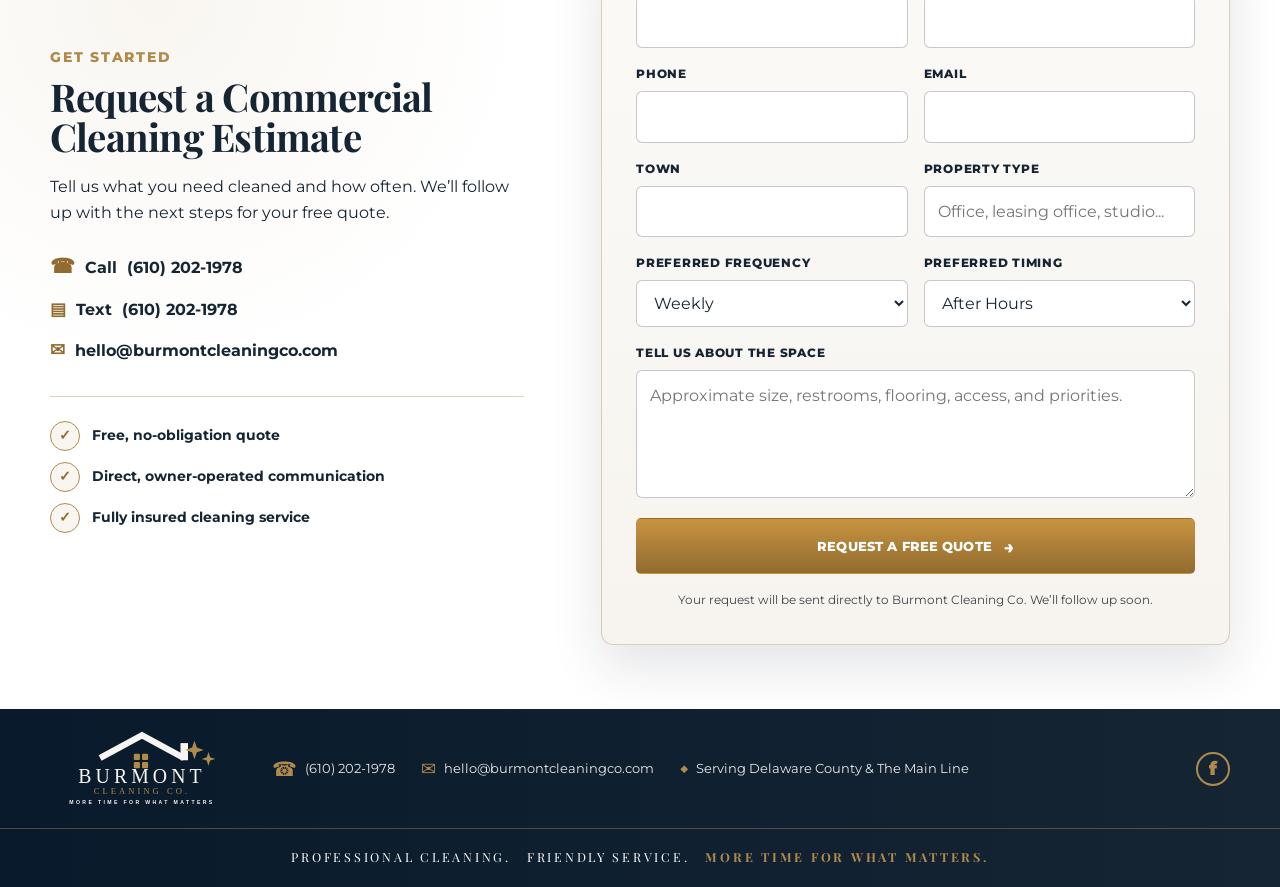
<file: commercial-cleaning/index.html>
<!DOCTYPE html>
<html lang="en">
<head>
  <meta charset="utf-8">
  <meta name="viewport" content="width=device-width, initial-scale=1">
  <title>Small Commercial Cleaning in Delaware County | Burmont</title>
  <meta name="description" content="Recurring commercial cleaning for small offices, property managers, and local businesses in Delaware County and the Main Line. After-hours service available.">
  <meta name="robots" content="index, follow, max-image-preview:large">
  <meta name="theme-color" content="#162534">
  <link rel="canonical" href="https://burmontcleaningco.com/commercial-cleaning/">
  <link rel="icon" href="/assets/favicon.svg" type="image/svg+xml">
  <meta property="og:locale" content="en_US"><meta property="og:type" content="website"><meta property="og:site_name" content="Burmont Cleaning Co.">
  <meta property="og:title" content="Small Commercial Cleaning in Delaware County | Burmont">
  <meta property="og:description" content="Reliable recurring cleaning for small offices, property managers, and local businesses. After-hours service available.">
  <meta property="og:url" content="https://burmontcleaningco.com/commercial-cleaning/"><meta property="og:image" content="https://burmontcleaningco.com/assets/service-commercial.webp"><meta property="og:image:width" content="1400"><meta property="og:image:height" content="671"><meta property="og:image:alt" content="Professional cleaner maintaining a conference room in a small local office.">
  <meta name="twitter:card" content="summary_large_image"><meta name="twitter:title" content="Small Commercial Cleaning in Delaware County | Burmont"><meta name="twitter:description" content="Recurring cleaning for offices and local businesses, including after-hours service."><meta name="twitter:image" content="https://burmontcleaningco.com/assets/service-commercial.webp"><meta name="twitter:image:alt" content="Professional cleaner maintaining a conference room in a small local office.">
  <link rel="preconnect" href="https://fonts.googleapis.com"><link rel="preconnect" href="https://fonts.gstatic.com" crossorigin><link href="https://fonts.googleapis.com/css2?family=Montserrat:wght@400;500;600;700;800&amp;family=Playfair+Display:wght@600;700;800&amp;display=swap" rel="stylesheet"><link rel="stylesheet" href="/styles.css?v=service-pages-1">
  <script type="application/ld+json">
  {
    "@context": "https://schema.org",
    "@graph": [
      {
        "@type": "Service",
        "@id": "https://burmontcleaningco.com/commercial-cleaning/#service",
        "name": "Small Commercial Cleaning",
        "serviceType": "Recurring cleaning for small offices and local businesses",
        "url": "https://burmontcleaningco.com/commercial-cleaning/",
        "provider": { "@id": "https://burmontcleaningco.com/#business" },
        "areaServed": [
          { "@type": "AdministrativeArea", "name": "Delaware County, Pennsylvania" },
          { "@type": "Place", "name": "The Main Line, Pennsylvania" }
        ],
        "description": "Recurring commercial cleaning for small offices, property managers, and local businesses, with after-hours scheduling available."
      },
      {
        "@type": "BreadcrumbList",
        "itemListElement": [
          { "@type": "ListItem", "position": 1, "name": "Home", "item": "https://burmontcleaningco.com/" },
          { "@type": "ListItem", "position": 2, "name": "Commercial Cleaning", "item": "https://burmontcleaningco.com/commercial-cleaning/" }
        ]
      },
      {
        "@type": "WebPage",
        "@id": "https://burmontcleaningco.com/commercial-cleaning/#webpage",
        "url": "https://burmontcleaningco.com/commercial-cleaning/",
        "name": "Small Commercial Cleaning in Delaware County",
        "about": { "@id": "https://burmontcleaningco.com/commercial-cleaning/#service" },
        "isPartOf": { "@id": "https://burmontcleaningco.com/#website" },
        "inLanguage": "en-US"
      }
    ]
  }
  </script>
</head>
<body>
  <a class="skip-link" href="#main">Skip to content</a>
  <header class="site-header"><div class="container nav-wrap"><a class="brand" href="/" aria-label="Burmont Cleaning Co. home"><img src="/assets/logo-dark-nav.svg" alt="Burmont Cleaning Co." width="540" height="230"></a><button class="nav-toggle" type="button" aria-label="Open menu" aria-controls="site-nav" aria-expanded="false" data-nav-toggle><span></span><span></span><span></span></button><nav id="site-nav" class="site-nav" data-nav><a href="/">Home</a><a href="/residential-cleaning/">Residential</a><a href="/commercial-cleaning/">Commercial</a><a href="/#about">About Us</a><a href="/#area">Service Area</a><a href="#estimate">Contact</a></nav><a class="btn btn-primary nav-cta" href="#estimate"><span aria-hidden="true" class="icon-calendar"></span> Get a Free Estimate</a></div></header>

  <main id="main">
    <nav class="container breadcrumb" aria-label="Breadcrumb"><a href="/">Home</a> <span aria-hidden="true">/</span> Commercial Cleaning</nav>
    <section class="service-hero"><div class="container service-hero-grid"><div><p class="eyebrow">A Reliable Local Partner</p><h1>Small Commercial Cleaning for Local Businesses</h1><p class="hero-copy">Keep your workplace clean, comfortable, and ready for employees, tenants, and customers. Burmont builds recurring cleaning plans for small offices, property managers, and other local businesses across Delaware County and the Main Line.</p><div class="hero-actions"><a class="btn btn-primary" href="#estimate"><span aria-hidden="true" class="icon-calendar"></span> Request a Commercial Quote</a><a class="btn btn-outline" href="tel:+16102021978"><span aria-hidden="true" class="icon-phone"></span> Call (610) 202-1978</a></div></div><aside class="service-summary" aria-label="Commercial cleaning at a glance"><img class="service-summary-image" src="/assets/service-commercial.webp" alt="Professional cleaner maintaining a conference room in a small local office" width="1400" height="671"><h2>At a Glance</h2><ul><li>Recurring schedules tailored to your business</li><li>After-hours cleaning available</li><li>Ideal for small offices and property managers</li><li>Direct communication with an owner-operated company</li></ul></aside></div></section>

    <section class="content-section"><div class="container"><div class="section-heading centered"><p class="eyebrow">Who We Serve</p><h2>Right-Sized Cleaning for Local Workplaces</h2><p class="section-intro">We focus on smaller commercial spaces where consistency, flexibility, and personal communication matter.</p></div><div class="feature-grid"><article class="feature-card"><h3>Small Offices</h3><p>Professional offices, administrative spaces, and shared work areas that need reliable ongoing upkeep.</p></article><article class="feature-card"><h3>Property Managers</h3><p>Common areas, leasing offices, and turnover cleaning coordinated around your property schedule.</p></article><article class="feature-card"><h3>Local Businesses</h3><p>Professional suites, studios, and light retail spaces with a scope tailored to their day-to-day needs.</p></article></div></div></section>

    <section class="content-section alt"><div class="container split-content"><div><p class="eyebrow">Your Cleaning Plan</p><h2>What Commercial Service Can Include</h2><ul class="check-list"><li>Dusting and wiping reachable surfaces</li><li>Restroom cleaning and sanitizing</li><li>Breakroom or kitchenette cleaning</li><li>Vacuuming, mopping, and floor care</li><li>Trash and recycling removal to on-site collection points</li><li>High-touch surfaces such as door handles and switches</li></ul></div><div><p class="eyebrow">Built Around Business Hours</p><h2>Recurring and After-Hours Options</h2><p>We are open to recurring commercial schedules rather than only one-time work. Depending on the needs of the space and current availability, cleaning can be arranged weekly, multiple times per week, biweekly, monthly, or on another agreed schedule.</p><p>After-hours service is available when cleaning during the workday would disrupt employees, tenants, or customers. We’ll discuss access, security procedures, timing, and any building-specific requirements before service begins.</p></div></div></section>

    <section class="content-section"><div class="container"><div class="section-heading centered"><p class="eyebrow">A Clear Process</p><h2>How Commercial Cleaning Works</h2></div><div class="process-grid"><article class="process-step"><h3>Walk Through the Space</h3><p>We learn about your property, priorities, traffic, timing, and any building-specific requirements.</p></article><article class="process-step"><h3>Agree on Scope &amp; Schedule</h3><p>You receive a cleaning plan based on the work the space actually needs and how often it needs it.</p></article><article class="process-step"><h3>Maintain the Standard</h3><p>Recurring visits follow the agreed plan, with direct communication when needs or priorities change.</p></article></div></div></section>

    <section class="content-section alt"><div class="container"><div class="section-heading centered"><p class="eyebrow">Questions</p><h2>Commercial Cleaning FAQs</h2></div><div class="faq-list"><details><summary>Do you provide after-hours commercial cleaning?</summary><p>Yes. After-hours cleaning is available when needed and when scheduling permits. We’ll confirm access and security procedures before service starts.</p></details><details><summary>Do you only take one-time commercial jobs?</summary><p>No. We are actively looking to build recurring relationships with local businesses and are open to a range of recurring schedules.</p></details><details><summary>What types of businesses do you clean?</summary><p>Our best fit is small offices, property-managed spaces, professional suites, studios, and similar local businesses. Tell us about your property and we’ll confirm whether it fits our scope.</p></details><details><summary>Can you customize the cleaning checklist?</summary><p>Yes. The scope is based on the size, use, traffic, and priorities of your workplace rather than a one-size-fits-all list.</p></details></div><nav class="related-services" aria-label="Related services"><a href="/residential-cleaning/">Residential Cleaning</a><a href="/deep-cleaning/">Deep Cleaning</a><a href="/post-construction-cleaning/">Post-Construction Cleaning</a><a href="/airbnb-turnover-cleaning/">Airbnb Turnovers</a><a href="/move-in-move-out-cleaning/">Move-In / Move-Out</a></nav></div></section>

    <section id="estimate" class="estimate section-anchor"><div class="container estimate-wrap"><div class="estimate-copy"><p class="eyebrow">Get Started</p><h2>Request a Commercial Cleaning Estimate</h2><p>Tell us about your business, the space, and the schedule you need. We’ll follow up to arrange the next step.</p><div class="contact-cards"><a href="tel:+16102021978"><span aria-hidden="true" class="icon-phone"></span> Call <strong>(610) 202-1978</strong></a><a href="sms:+16102021978"><span aria-hidden="true" class="icon-message"></span> Text <strong>(610) 202-1978</strong></a><a href="mailto:hello@burmontcleaningco.com"><span aria-hidden="true" class="icon-email"></span> hello@burmontcleaningco.com</a></div></div><form class="estimate-form" action="https://formspree.io/f/xqevndor" method="POST" data-estimate-form data-default-service="Small Commercial Cleaning"><input type="hidden" name="_subject" value="New Commercial Cleaning Quote Request"><input type="hidden" name="source" value="commercial cleaning page"><input type="hidden" name="service" value="Small Commercial Cleaning"><input class="hidden-field" type="text" name="_gotcha" tabindex="-1" autocomplete="off" aria-hidden="true"><div class="form-row split"><div><label for="name">Your Name</label><input id="name" name="name" type="text" autocomplete="name" required></div><div><label for="business">Business Name</label><input id="business" name="business" type="text" autocomplete="organization" required></div></div><div class="form-row split"><div><label for="phone">Phone</label><input id="phone" name="phone" type="tel" autocomplete="tel" required></div><div><label for="email">Email</label><input id="email" name="email" type="email" autocomplete="email"></div></div><div class="form-row split"><div><label for="town">Town</label><input id="town" name="town" type="text" autocomplete="address-level2"></div><div><label for="property-type">Property Type</label><input id="property-type" name="property_type" type="text" placeholder="Office, leasing office, studio..."></div></div><div class="form-row split"><div><label for="frequency">Preferred Frequency</label><select id="frequency" name="frequency"><option>Weekly</option><option>Multiple Times Per Week</option><option>Biweekly</option><option>Monthly</option><option>Not Sure Yet</option></select></div><div><label for="timing">Preferred Timing</label><select id="timing" name="timing"><option>After Hours</option><option>Business Hours</option><option>Flexible</option></select></div></div><div class="form-row"><label for="message">Tell us about the space</label><textarea id="message" name="message" rows="4" placeholder="Approximate size, restrooms, flooring, access, and priorities."></textarea></div><button class="btn btn-primary form-submit" type="submit"><span aria-hidden="true" class="icon-calendar"></span> Request a Commercial Quote</button><p class="form-note">Your request will be sent directly to Burmont Cleaning Co. We’ll follow up soon.</p><p class="form-status" data-form-status role="status" aria-live="polite"></p></form></div></section>
  </main>

  <footer class="site-footer"><div class="container footer-wrap"><a class="footer-logo" href="/" aria-label="Burmont Cleaning Co. home"><img src="/assets/logo-dark-nav.svg" alt="Burmont Cleaning Co." width="540" height="230"></a><div class="footer-info"><a href="tel:+16102021978"><span aria-hidden="true" class="icon-phone"></span> (610) 202-1978</a><a href="mailto:hello@burmontcleaningco.com"><span aria-hidden="true" class="icon-email"></span> hello@burmontcleaningco.com</a><span><span aria-hidden="true" class="icon-location"></span> Serving Delaware County &amp; The Main Line</span></div><div class="footer-social"><a href="https://www.facebook.com/burmontcleaningco/" target="_blank" rel="noopener noreferrer" aria-label="Burmont Cleaning Co. on Facebook">f</a></div></div><div class="footer-bottom"><span>Professional cleaning.</span><span>Friendly service.</span><strong>More time for what matters.</strong></div></footer>
  <script src="/script.js?v=service-pages-1" defer></script>
</body>
</html>
</file>
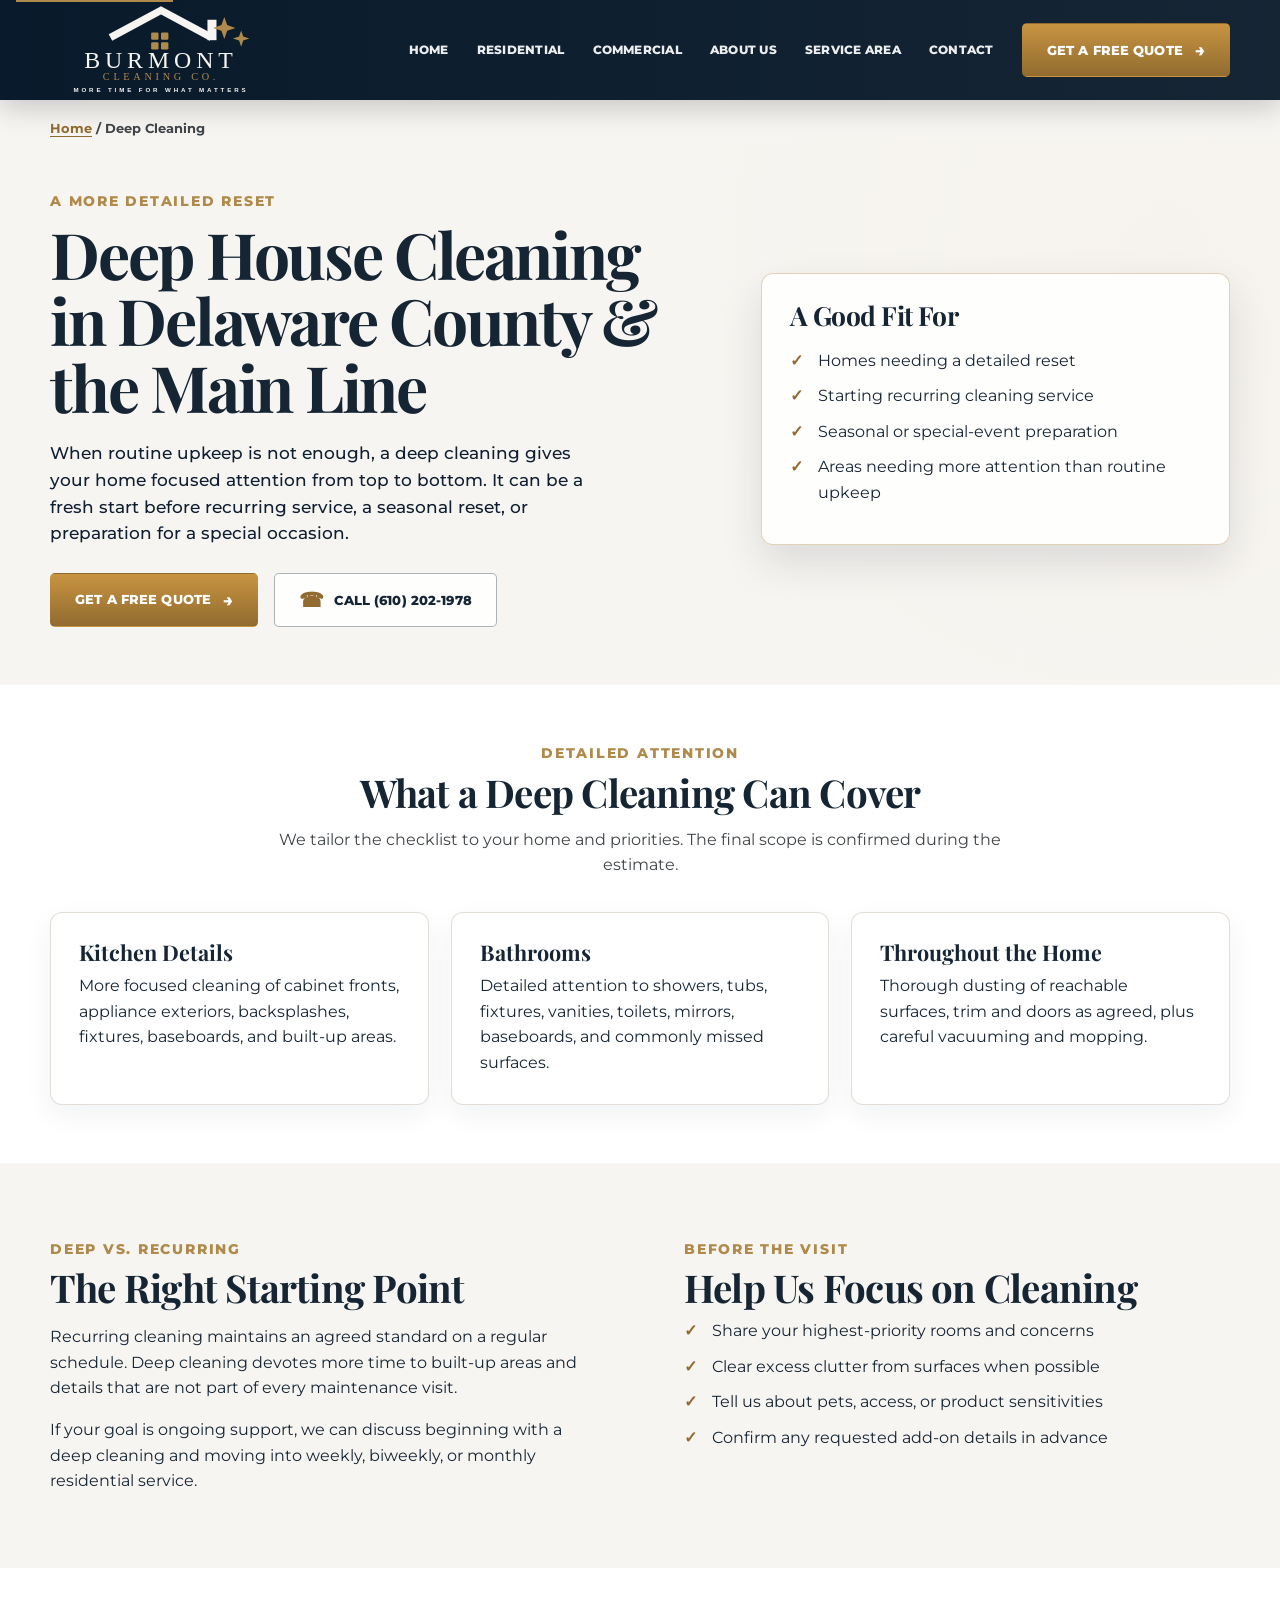
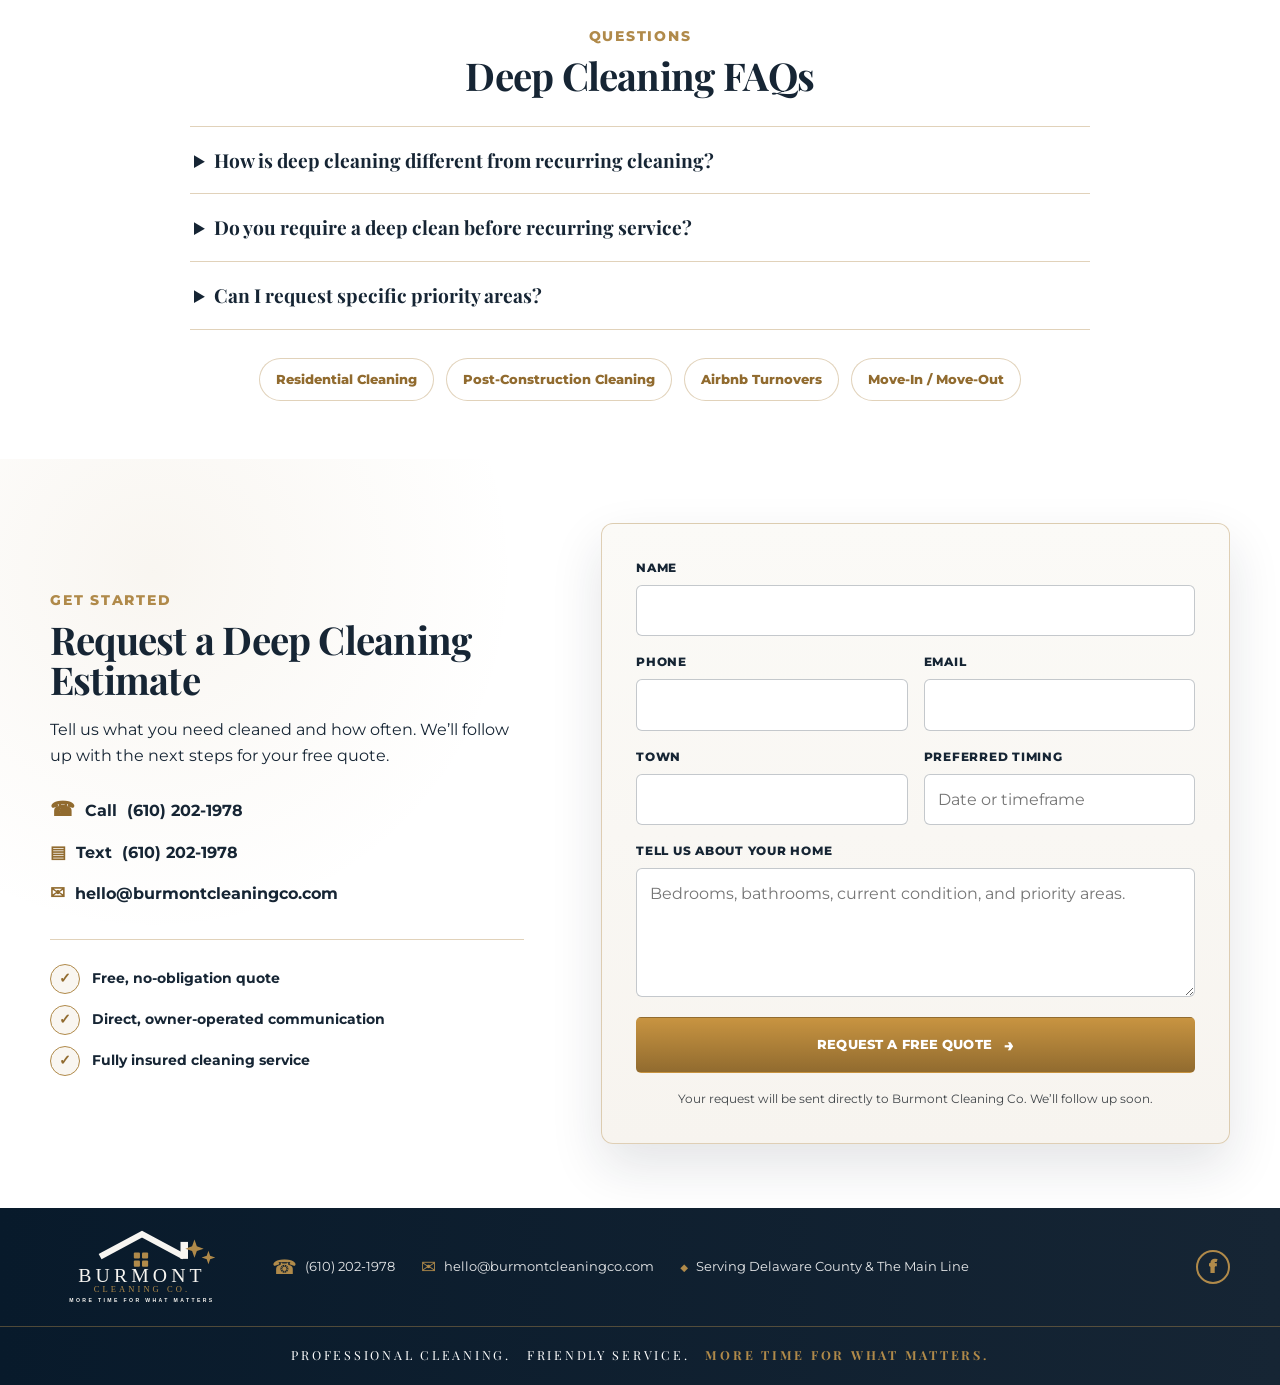
<file: deep-cleaning/index.html>
<!DOCTYPE html><html lang="en"><head>
  <meta charset="utf-8"><meta name="viewport" content="width=device-width, initial-scale=1">
  <title>Deep House Cleaning in Delaware County | Burmont</title>
  <meta name="description" content="Detailed deep house cleaning in Delaware County and the Main Line. Reset your home before recurring service, a special occasion, or seasonal refresh.">
  <meta name="robots" content="index, follow, max-image-preview:large"><meta name="theme-color" content="#162534"><link rel="canonical" href="https://burmontcleaningco.com/deep-cleaning/"><link rel="icon" href="/assets/favicon.svg" type="image/svg+xml">
  <meta property="og:locale" content="en_US"><meta property="og:type" content="website"><meta property="og:site_name" content="Burmont Cleaning Co."><meta property="og:title" content="Deep House Cleaning in Delaware County | Burmont"><meta property="og:description" content="A detailed residential reset for seasonal needs, special occasions, or the start of recurring service."><meta property="og:url" content="https://burmontcleaningco.com/deep-cleaning/"><meta property="og:image" content="https://burmontcleaningco.com/assets/service-deep.webp"><meta name="twitter:card" content="summary_large_image"><meta name="twitter:title" content="Deep House Cleaning in Delaware County | Burmont"><meta name="twitter:description" content="Detailed home cleaning across Delaware County and the Main Line."><meta name="twitter:image" content="https://burmontcleaningco.com/assets/service-deep.webp">
  <link rel="preconnect" href="https://fonts.googleapis.com"><link rel="preconnect" href="https://fonts.gstatic.com" crossorigin><link href="https://fonts.googleapis.com/css2?family=Montserrat:wght@400;500;600;700;800&amp;family=Playfair+Display:wght@600;700;800&amp;display=swap" rel="stylesheet"><link rel="stylesheet" href="/styles.css?v=service-pages-1">
  <script type="application/ld+json">{"@context":"https://schema.org","@graph":[{"@type":"Service","@id":"https://burmontcleaningco.com/deep-cleaning/#service","name":"Deep House Cleaning","serviceType":"Residential deep cleaning","url":"https://burmontcleaningco.com/deep-cleaning/","provider":{"@id":"https://burmontcleaningco.com/#business"},"areaServed":[{"@type":"AdministrativeArea","name":"Delaware County, Pennsylvania"},{"@type":"Place","name":"The Main Line, Pennsylvania"}]},{"@type":"BreadcrumbList","itemListElement":[{"@type":"ListItem","position":1,"name":"Home","item":"https://burmontcleaningco.com/"},{"@type":"ListItem","position":2,"name":"Deep Cleaning","item":"https://burmontcleaningco.com/deep-cleaning/"}]},{"@type":"WebPage","url":"https://burmontcleaningco.com/deep-cleaning/","name":"Deep House Cleaning in Delaware County","about":{"@id":"https://burmontcleaningco.com/deep-cleaning/#service"},"isPartOf":{"@id":"https://burmontcleaningco.com/#website"},"inLanguage":"en-US"}]}</script>
</head><body>
  <a class="skip-link" href="#main">Skip to content</a>
  <header class="site-header"><div class="container nav-wrap"><a class="brand" href="/" aria-label="Burmont Cleaning Co. home"><img src="/assets/logo-dark-nav.svg" alt="Burmont Cleaning Co." width="540" height="230"></a><button class="nav-toggle" type="button" aria-label="Open menu" aria-controls="site-nav" aria-expanded="false" data-nav-toggle><span></span><span></span><span></span></button><nav id="site-nav" class="site-nav" data-nav><a href="/">Home</a><a href="/residential-cleaning/">Residential</a><a href="/commercial-cleaning/">Commercial</a><a href="/#about">About Us</a><a href="/#area">Service Area</a><a href="#estimate">Contact</a></nav><a class="btn btn-primary nav-cta" href="#estimate"><span aria-hidden="true" class="icon-calendar"></span> Get a Free Estimate</a></div></header>
  <main id="main">
    <nav class="container breadcrumb" aria-label="Breadcrumb"><a href="/">Home</a> <span aria-hidden="true">/</span> Deep Cleaning</nav>
    <section class="service-hero"><div class="container service-hero-grid"><div><p class="eyebrow">A More Detailed Reset</p><h1>Deep House Cleaning in Delaware County &amp; the Main Line</h1><p class="hero-copy">When routine upkeep is not enough, a deep cleaning gives your home focused attention from top to bottom. It can be a fresh start before recurring service, a seasonal reset, or preparation for a special occasion.</p><div class="hero-actions"><a class="btn btn-primary" href="#estimate"><span aria-hidden="true" class="icon-calendar"></span> Request a Deep Cleaning Quote</a><a class="btn btn-outline" href="tel:+16102021978"><span aria-hidden="true" class="icon-phone"></span> Call (610) 202-1978</a></div></div><aside class="service-summary"><h2>A Good Fit For</h2><ul><li>Homes needing a detailed reset</li><li>Starting recurring cleaning service</li><li>Seasonal or special-event preparation</li><li>Areas needing more attention than routine upkeep</li></ul></aside></div></section>
    <section class="content-section"><div class="container"><div class="section-heading centered"><p class="eyebrow">Detailed Attention</p><h2>What a Deep Cleaning Can Cover</h2><p class="section-intro">We tailor the checklist to your home and priorities. The final scope is confirmed during the estimate.</p></div><div class="feature-grid"><article class="feature-card"><h3>Kitchen Details</h3><p>More focused cleaning of cabinet fronts, appliance exteriors, backsplashes, fixtures, baseboards, and built-up areas.</p></article><article class="feature-card"><h3>Bathrooms</h3><p>Detailed attention to showers, tubs, fixtures, vanities, toilets, mirrors, baseboards, and commonly missed surfaces.</p></article><article class="feature-card"><h3>Throughout the Home</h3><p>Thorough dusting of reachable surfaces, trim and doors as agreed, plus careful vacuuming and mopping.</p></article></div></div></section>
    <section class="content-section alt"><div class="container split-content"><div><p class="eyebrow">Deep vs. Recurring</p><h2>The Right Starting Point</h2><p>Recurring cleaning maintains an agreed standard on a regular schedule. Deep cleaning devotes more time to built-up areas and details that are not part of every maintenance visit.</p><p>If your goal is ongoing support, we can discuss beginning with a deep cleaning and moving into weekly, biweekly, or monthly residential service.</p></div><div><p class="eyebrow">Before the Visit</p><h2>Help Us Focus on Cleaning</h2><ul class="check-list"><li>Share your highest-priority rooms and concerns</li><li>Clear excess clutter from surfaces when possible</li><li>Tell us about pets, access, or product sensitivities</li><li>Confirm any requested add-on details in advance</li></ul></div></div></section>
    <section class="content-section"><div class="container"><div class="section-heading centered"><p class="eyebrow">Questions</p><h2>Deep Cleaning FAQs</h2></div><div class="faq-list"><details><summary>How is deep cleaning different from recurring cleaning?</summary><p>Deep cleaning focuses on built-up areas and detailed tasks that require more time. Recurring service maintains the home on a regular schedule.</p></details><details><summary>Do you require a deep clean before recurring service?</summary><p>Not always. We’ll learn about the condition of the home and recommend the best starting point.</p></details><details><summary>Can I request specific priority areas?</summary><p>Yes. Tell us what matters most, and we’ll confirm what can be included in the quote and available time.</p></details></div><div class="related-services"><a href="/residential-cleaning/">Residential Cleaning</a><a href="/post-construction-cleaning/">Post-Construction Cleaning</a><a href="/airbnb-turnover-cleaning/">Airbnb Turnovers</a><a href="/move-in-move-out-cleaning/">Move-In / Move-Out</a></div></div></section>
    <section id="estimate" class="estimate section-anchor"><div class="container estimate-wrap"><div class="estimate-copy"><p class="eyebrow">Get Started</p><h2>Request a Deep Cleaning Estimate</h2><p>Tell us about your home and the areas that need extra attention.</p><div class="contact-cards"><a href="tel:+16102021978"><span aria-hidden="true" class="icon-phone"></span> Call <strong>(610) 202-1978</strong></a><a href="sms:+16102021978"><span aria-hidden="true" class="icon-message"></span> Text <strong>(610) 202-1978</strong></a><a href="mailto:hello@burmontcleaningco.com"><span aria-hidden="true" class="icon-email"></span> hello@burmontcleaningco.com</a></div></div><form class="estimate-form" action="https://formspree.io/f/xqevndor" method="POST" data-estimate-form><input type="hidden" name="_subject" value="New Deep Cleaning Quote Request"><input type="hidden" name="source" value="deep cleaning page"><input type="hidden" name="service" value="Deep Cleaning"><input class="hidden-field" type="text" name="_gotcha" tabindex="-1" autocomplete="off" aria-hidden="true"><div class="form-row"><label for="name">Name</label><input id="name" name="name" type="text" autocomplete="name" required></div><div class="form-row split"><div><label for="phone">Phone</label><input id="phone" name="phone" type="tel" autocomplete="tel" required></div><div><label for="email">Email</label><input id="email" name="email" type="email" autocomplete="email"></div></div><div class="form-row split"><div><label for="town">Town</label><input id="town" name="town" type="text" autocomplete="address-level2"></div><div><label for="timing">Preferred Timing</label><input id="timing" name="timing" type="text" placeholder="Date or timeframe"></div></div><div class="form-row"><label for="message">Tell us about your home</label><textarea id="message" name="message" rows="4" placeholder="Bedrooms, bathrooms, current condition, and priority areas."></textarea></div><button class="btn btn-primary form-submit" type="submit"><span aria-hidden="true" class="icon-calendar"></span> Request a Free Quote</button><p class="form-note">Your request will be sent directly to Burmont Cleaning Co. We’ll follow up soon.</p><p class="form-status" data-form-status role="status" aria-live="polite"></p></form></div></section>
  </main>
  <footer class="site-footer"><div class="container footer-wrap"><a class="footer-logo" href="/"><img src="/assets/logo-dark-nav.svg" alt="Burmont Cleaning Co." width="540" height="230"></a><div class="footer-info"><a href="tel:+16102021978"><span class="icon-phone"></span> (610) 202-1978</a><a href="mailto:hello@burmontcleaningco.com"><span class="icon-email"></span> hello@burmontcleaningco.com</a><span><span class="icon-location"></span> Serving Delaware County &amp; The Main Line</span></div><div class="footer-social"><a href="https://www.facebook.com/burmontcleaningco/" target="_blank" rel="noopener noreferrer" aria-label="Burmont Cleaning Co. on Facebook">f</a></div></div><div class="footer-bottom"><span>Professional cleaning.</span><span>Friendly service.</span><strong>More time for what matters.</strong></div></footer><script src="/script.js?v=service-pages-1" defer></script>
</body></html>
</file>
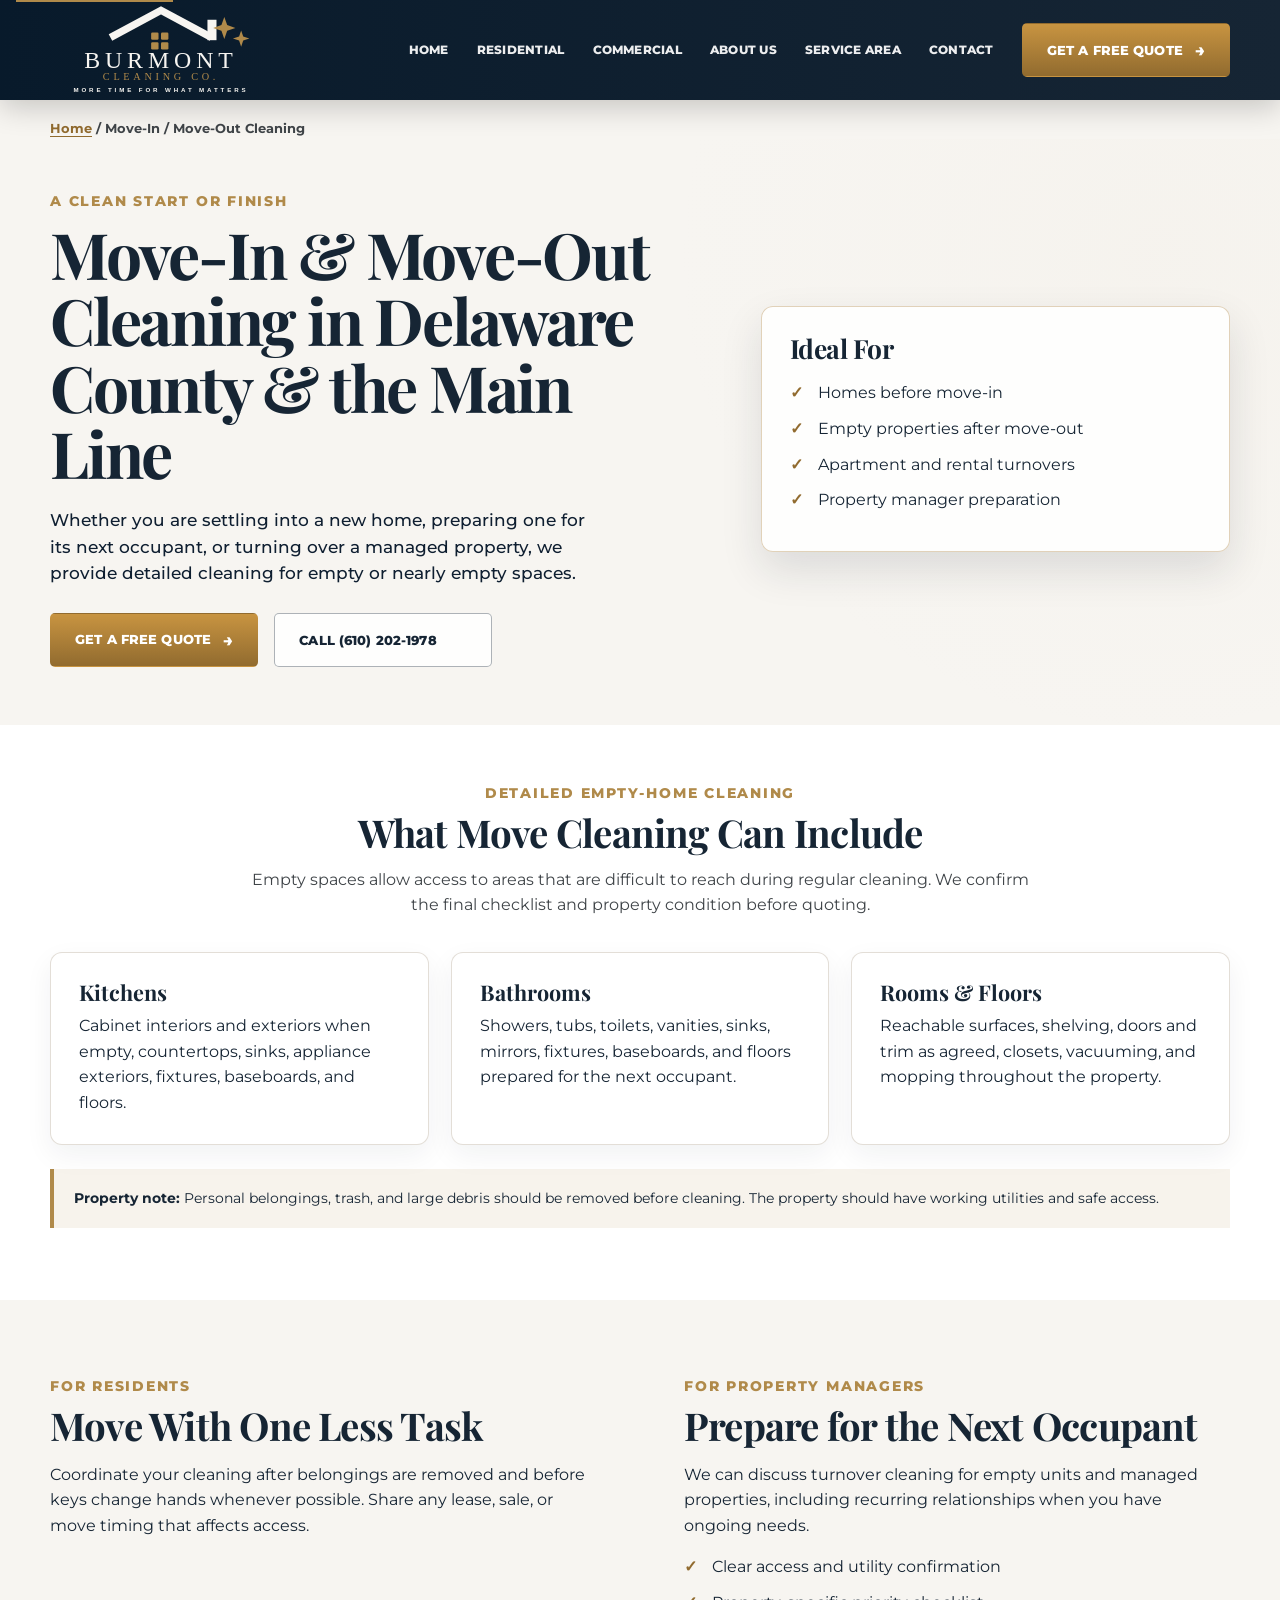
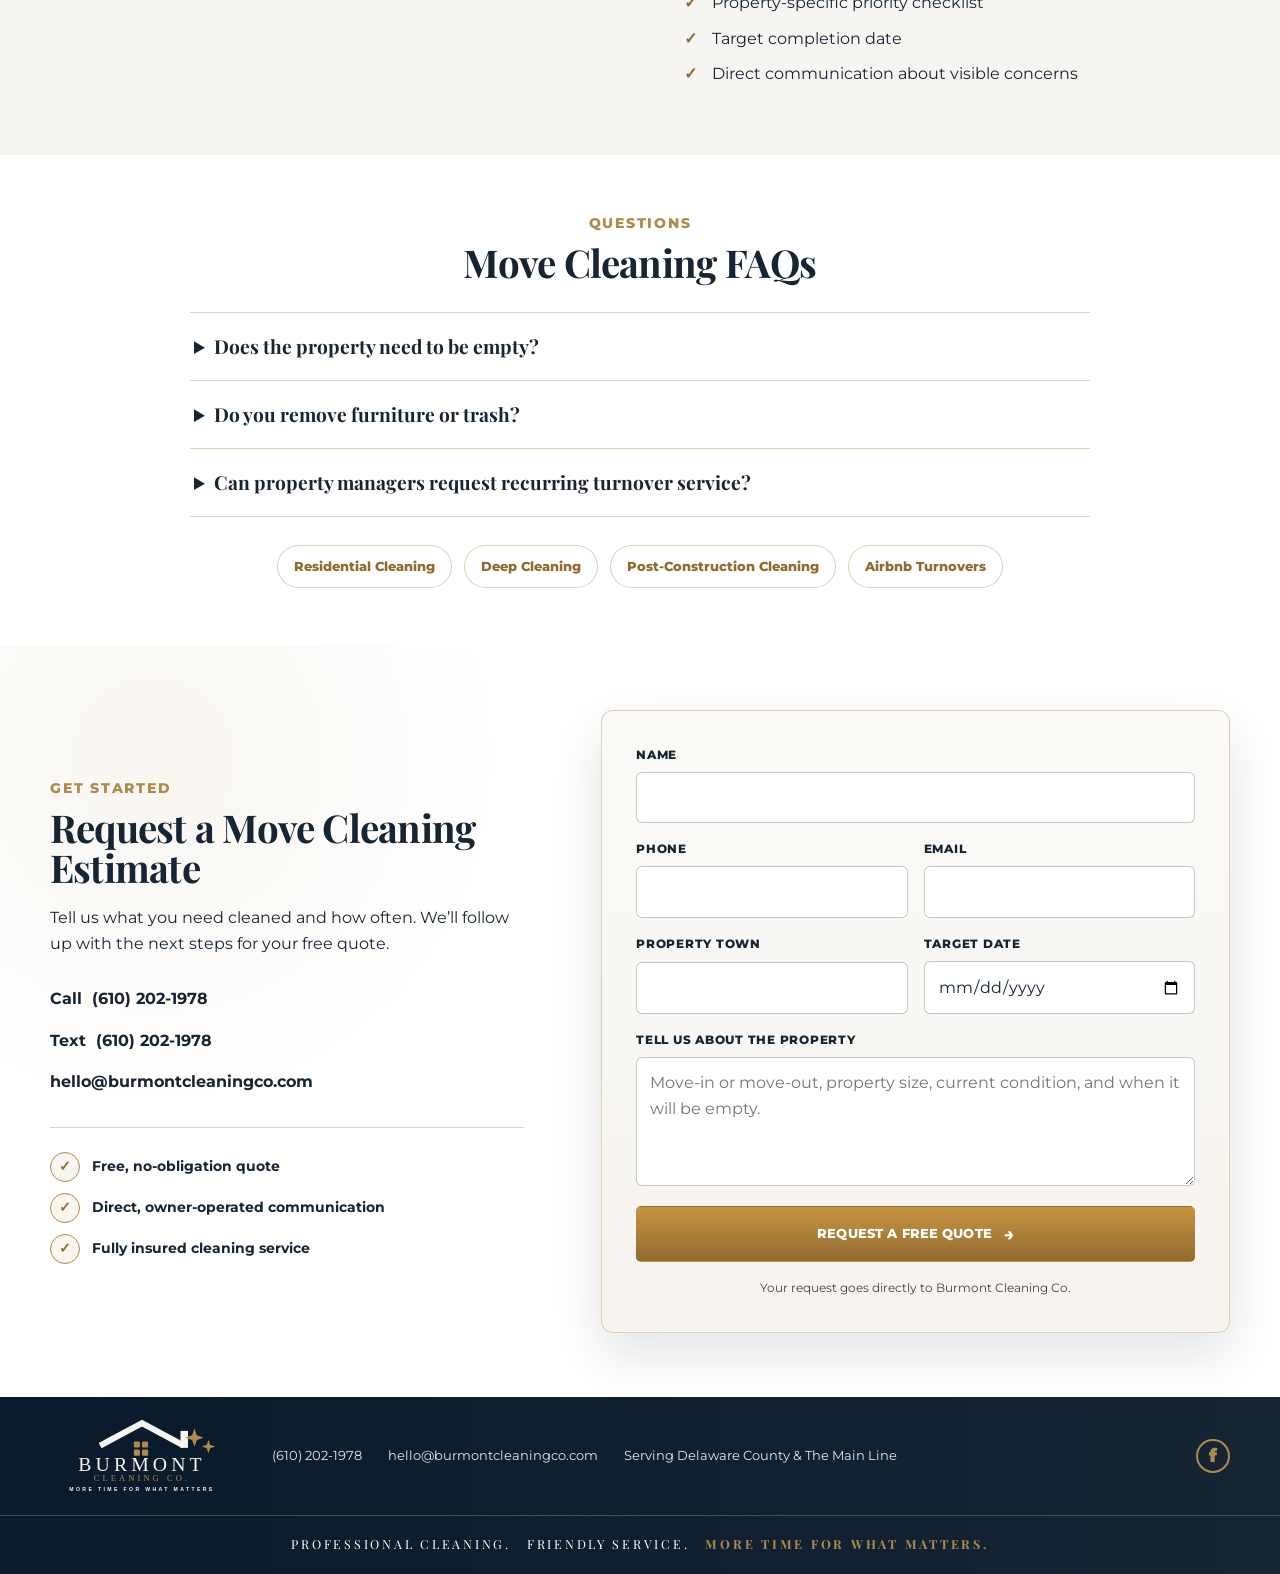
<file: move-in-move-out-cleaning/index.html>
<!DOCTYPE html><html lang="en"><head>
  <meta charset="utf-8"><meta name="viewport" content="width=device-width, initial-scale=1"><title>Move-In &amp; Move-Out Cleaning in Delaware County | Burmont</title><meta name="description" content="Move-in and move-out cleaning in Delaware County and the Main Line for empty homes, apartments, rentals, and property turnovers."><meta name="robots" content="index, follow, max-image-preview:large"><meta name="theme-color" content="#162534"><link rel="canonical" href="https://burmontcleaningco.com/move-in-move-out-cleaning/"><link rel="icon" href="/assets/favicon.svg" type="image/svg+xml">
  <meta property="og:locale" content="en_US"><meta property="og:type" content="website"><meta property="og:site_name" content="Burmont Cleaning Co."><meta property="og:title" content="Move-In &amp; Move-Out Cleaning in Delaware County | Burmont"><meta property="og:description" content="Detailed cleaning for empty homes, apartments, rentals, and property turnovers."><meta property="og:url" content="https://burmontcleaningco.com/move-in-move-out-cleaning/"><meta property="og:image" content="https://burmontcleaningco.com/assets/service-move.webp"><meta name="twitter:card" content="summary_large_image"><meta name="twitter:title" content="Move-In &amp; Move-Out Cleaning in Delaware County | Burmont"><meta name="twitter:description" content="Detailed cleaning for empty properties across Delaware County and the Main Line."><meta name="twitter:image" content="https://burmontcleaningco.com/assets/service-move.webp">
  <link rel="preconnect" href="https://fonts.googleapis.com"><link rel="preconnect" href="https://fonts.gstatic.com" crossorigin><link href="https://fonts.googleapis.com/css2?family=Montserrat:wght@400;500;600;700;800&amp;family=Playfair+Display:wght@600;700;800&amp;display=swap" rel="stylesheet"><link rel="stylesheet" href="/styles.css?v=service-pages-1">
  <script type="application/ld+json">{"@context":"https://schema.org","@graph":[{"@type":"Service","@id":"https://burmontcleaningco.com/move-in-move-out-cleaning/#service","name":"Move-In and Move-Out Cleaning","serviceType":"Empty property cleaning","url":"https://burmontcleaningco.com/move-in-move-out-cleaning/","provider":{"@id":"https://burmontcleaningco.com/#business"},"areaServed":[{"@type":"AdministrativeArea","name":"Delaware County, Pennsylvania"},{"@type":"Place","name":"The Main Line, Pennsylvania"}]},{"@type":"BreadcrumbList","itemListElement":[{"@type":"ListItem","position":1,"name":"Home","item":"https://burmontcleaningco.com/"},{"@type":"ListItem","position":2,"name":"Move-In and Move-Out Cleaning","item":"https://burmontcleaningco.com/move-in-move-out-cleaning/"}]},{"@type":"WebPage","url":"https://burmontcleaningco.com/move-in-move-out-cleaning/","name":"Move-In and Move-Out Cleaning in Delaware County","about":{"@id":"https://burmontcleaningco.com/move-in-move-out-cleaning/#service"},"isPartOf":{"@id":"https://burmontcleaningco.com/#website"},"inLanguage":"en-US"}]}</script>
</head><body>
  <a class="skip-link" href="#main">Skip to content</a><header class="site-header"><div class="container nav-wrap"><a class="brand" href="/"><img src="/assets/logo-dark-nav.svg" alt="Burmont Cleaning Co." width="540" height="230"></a><button class="nav-toggle" type="button" aria-label="Open menu" aria-controls="site-nav" aria-expanded="false" data-nav-toggle><span></span><span></span><span></span></button><nav id="site-nav" class="site-nav" data-nav><a href="/">Home</a><a href="/residential-cleaning/">Residential</a><a href="/commercial-cleaning/">Commercial</a><a href="/#about">About Us</a><a href="/#area">Service Area</a><a href="#estimate">Contact</a></nav><a class="btn btn-primary nav-cta" href="#estimate">Get a Free Estimate</a></div></header>
  <main id="main"><div class="container breadcrumb"><a href="/">Home</a> / Move-In / Move-Out Cleaning</div>
    <section class="service-hero"><div class="container service-hero-grid"><div><p class="eyebrow">A Clean Start or Finish</p><h1>Move-In &amp; Move-Out Cleaning in Delaware County &amp; the Main Line</h1><p class="hero-copy">Whether you are settling into a new home, preparing one for its next occupant, or turning over a managed property, we provide detailed cleaning for empty or nearly empty spaces.</p><div class="hero-actions"><a class="btn btn-primary" href="#estimate">Request a Move Cleaning Quote</a><a class="btn btn-outline" href="tel:+16102021978">Call (610) 202-1978</a></div></div><aside class="service-summary"><h2>Ideal For</h2><ul><li>Homes before move-in</li><li>Empty properties after move-out</li><li>Apartment and rental turnovers</li><li>Property manager preparation</li></ul></aside></div></section>
    <section class="content-section"><div class="container"><div class="section-heading centered"><p class="eyebrow">Detailed Empty-Home Cleaning</p><h2>What Move Cleaning Can Include</h2><p class="section-intro">Empty spaces allow access to areas that are difficult to reach during regular cleaning. We confirm the final checklist and property condition before quoting.</p></div><div class="feature-grid"><article class="feature-card"><h3>Kitchens</h3><p>Cabinet interiors and exteriors when empty, countertops, sinks, appliance exteriors, fixtures, baseboards, and floors.</p></article><article class="feature-card"><h3>Bathrooms</h3><p>Showers, tubs, toilets, vanities, sinks, mirrors, fixtures, baseboards, and floors prepared for the next occupant.</p></article><article class="feature-card"><h3>Rooms &amp; Floors</h3><p>Reachable surfaces, shelving, doors and trim as agreed, closets, vacuuming, and mopping throughout the property.</p></article></div><p class="scope-note"><strong>Property note:</strong> Personal belongings, trash, and large debris should be removed before cleaning. The property should have working utilities and safe access.</p></div></section>
    <section class="content-section alt"><div class="container split-content"><div><p class="eyebrow">For Residents</p><h2>Move With One Less Task</h2><p>Coordinate your cleaning after belongings are removed and before keys change hands whenever possible. Share any lease, sale, or move timing that affects access.</p></div><div><p class="eyebrow">For Property Managers</p><h2>Prepare for the Next Occupant</h2><p>We can discuss turnover cleaning for empty units and managed properties, including recurring relationships when you have ongoing needs.</p><ul class="check-list"><li>Clear access and utility confirmation</li><li>Property-specific priority checklist</li><li>Target completion date</li><li>Direct communication about visible concerns</li></ul></div></div></section>
    <section class="content-section"><div class="container"><div class="section-heading centered"><p class="eyebrow">Questions</p><h2>Move Cleaning FAQs</h2></div><div class="faq-list"><details><summary>Does the property need to be empty?</summary><p>Empty or nearly empty is best. Tell us if belongings remain so we can confirm the scope and access.</p></details><details><summary>Do you remove furniture or trash?</summary><p>No. Furniture, personal belongings, and large trash or debris should be removed before cleaning.</p></details><details><summary>Can property managers request recurring turnover service?</summary><p>Yes. We are open to ongoing relationships with property managers, subject to location, scope, and scheduling.</p></details></div><div class="related-services"><a href="/residential-cleaning/">Residential Cleaning</a><a href="/deep-cleaning/">Deep Cleaning</a><a href="/post-construction-cleaning/">Post-Construction Cleaning</a><a href="/airbnb-turnover-cleaning/">Airbnb Turnovers</a></div></div></section>
    <section id="estimate" class="estimate"><div class="container estimate-wrap"><div class="estimate-copy"><p class="eyebrow">Get Started</p><h2>Request a Move Cleaning Estimate</h2><p>Tell us about the property, its condition, and the date it will be ready.</p><div class="contact-cards"><a href="tel:+16102021978">Call <strong>(610) 202-1978</strong></a><a href="sms:+16102021978">Text <strong>(610) 202-1978</strong></a><a href="mailto:hello@burmontcleaningco.com">hello@burmontcleaningco.com</a></div></div><form class="estimate-form" action="https://formspree.io/f/xqevndor" method="POST" data-estimate-form><input type="hidden" name="_subject" value="New Move Cleaning Quote Request"><input type="hidden" name="source" value="move-in move-out page"><input type="hidden" name="service" value="Move In / Out"><input class="hidden-field" type="text" name="_gotcha" tabindex="-1" autocomplete="off" aria-hidden="true"><div class="form-row"><label for="name">Name</label><input id="name" name="name" type="text" required></div><div class="form-row split"><div><label for="phone">Phone</label><input id="phone" name="phone" type="tel" required></div><div><label for="email">Email</label><input id="email" name="email" type="email"></div></div><div class="form-row split"><div><label for="town">Property Town</label><input id="town" name="town" type="text"></div><div><label for="date">Target Date</label><input id="date" name="target_date" type="date"></div></div><div class="form-row"><label for="message">Tell us about the property</label><textarea id="message" name="message" rows="4" placeholder="Move-in or move-out, property size, current condition, and when it will be empty."></textarea></div><button class="btn btn-primary form-submit" type="submit">Request a Free Quote</button><p class="form-note">Your request goes directly to Burmont Cleaning Co.</p><p class="form-status" data-form-status role="status" aria-live="polite"></p></form></div></section>
  </main><footer class="site-footer"><div class="container footer-wrap"><a class="footer-logo" href="/"><img src="/assets/logo-dark-nav.svg" alt="Burmont Cleaning Co." width="540" height="230"></a><div class="footer-info"><a href="tel:+16102021978">(610) 202-1978</a><a href="mailto:hello@burmontcleaningco.com">hello@burmontcleaningco.com</a><span>Serving Delaware County &amp; The Main Line</span></div><div class="footer-social"><a href="https://www.facebook.com/burmontcleaningco/" target="_blank" rel="noopener noreferrer" aria-label="Facebook">f</a></div></div><div class="footer-bottom"><span>Professional cleaning.</span><span>Friendly service.</span><strong>More time for what matters.</strong></div></footer><script src="/script.js?v=service-pages-1" defer></script>
</body></html>
</file>
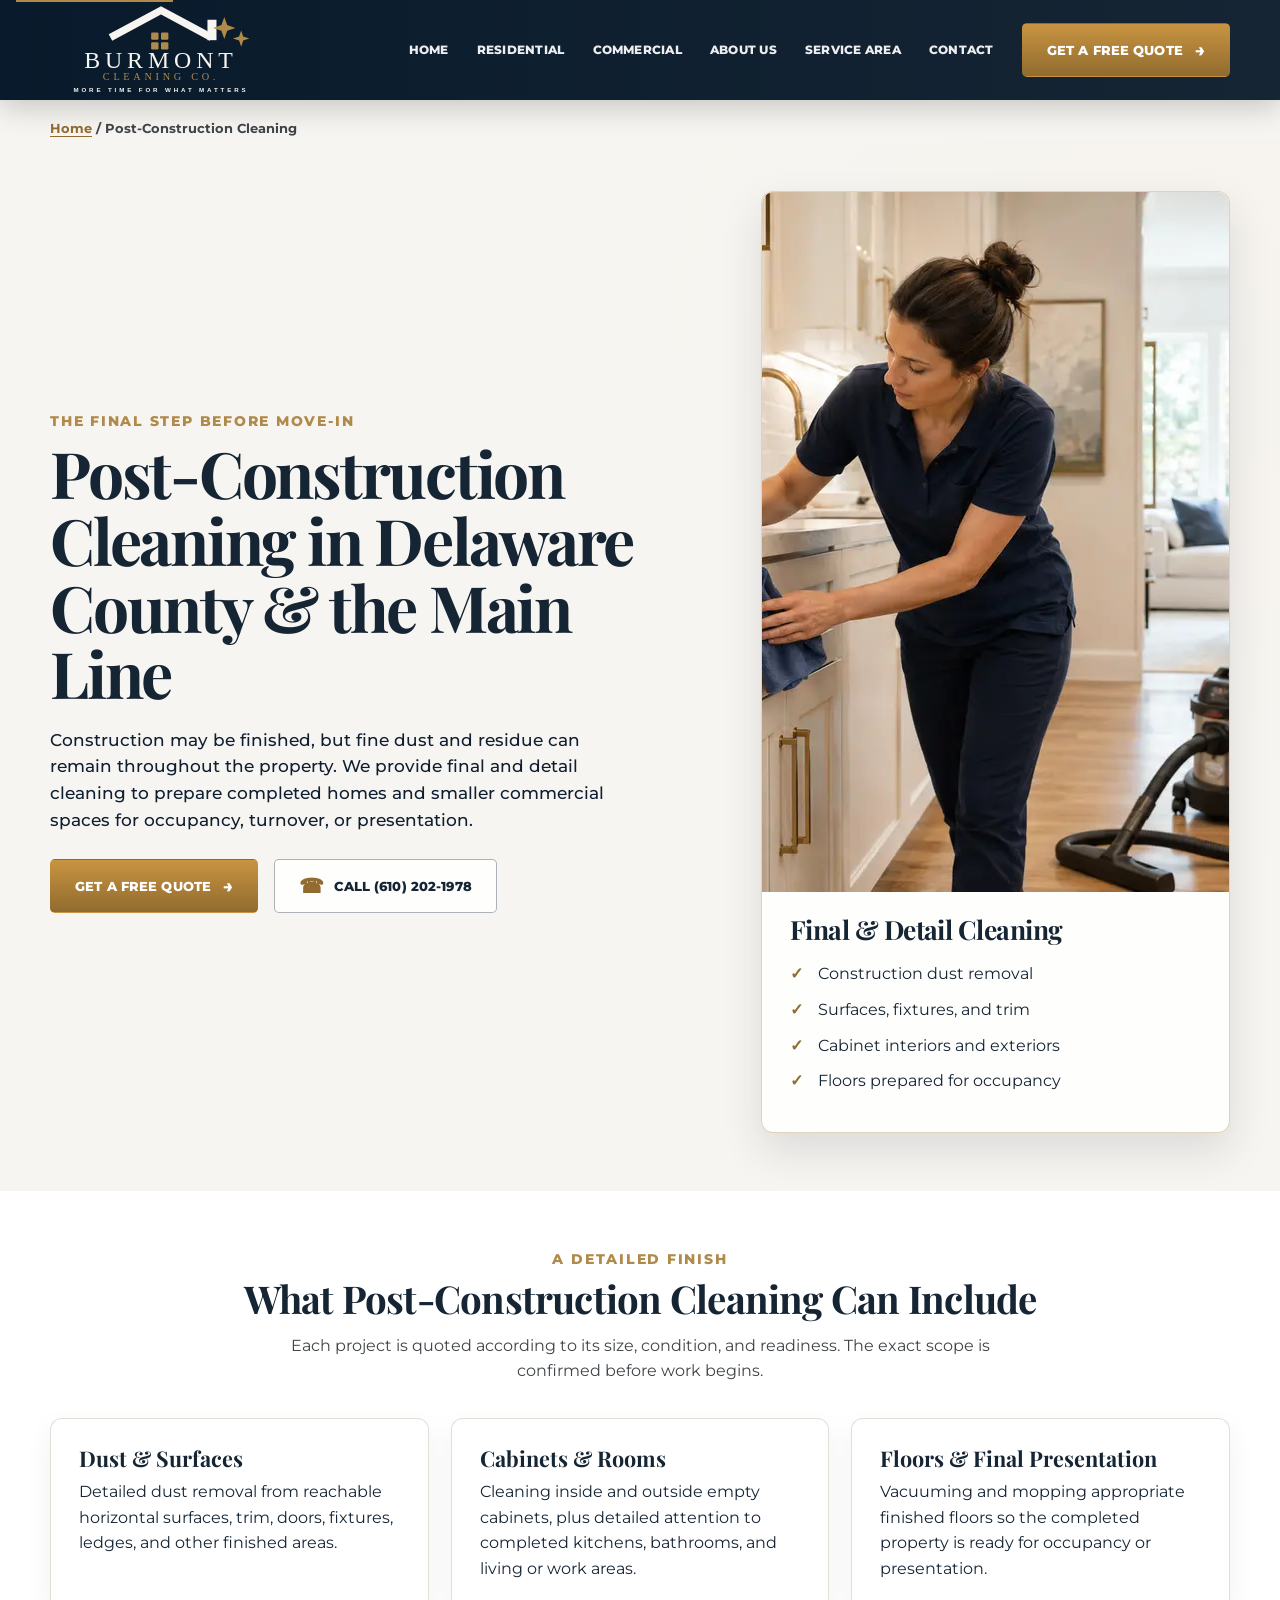
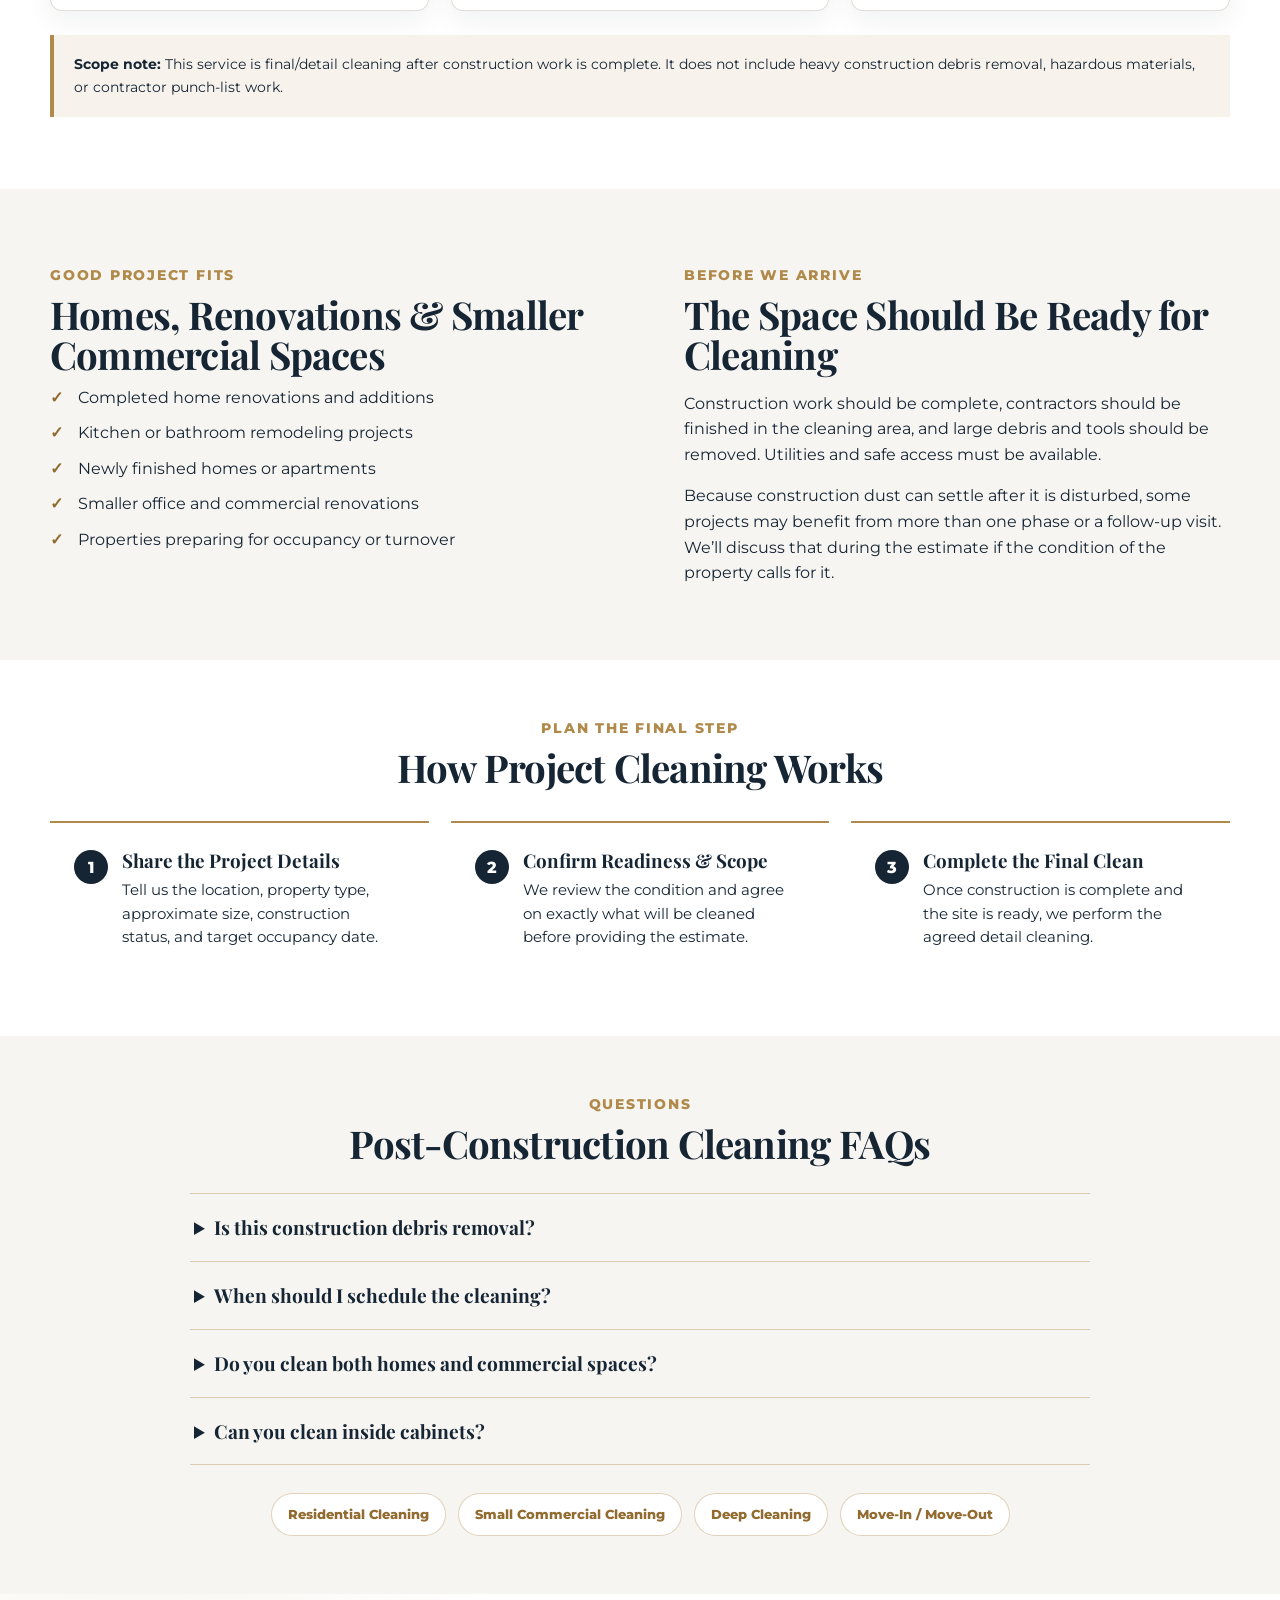
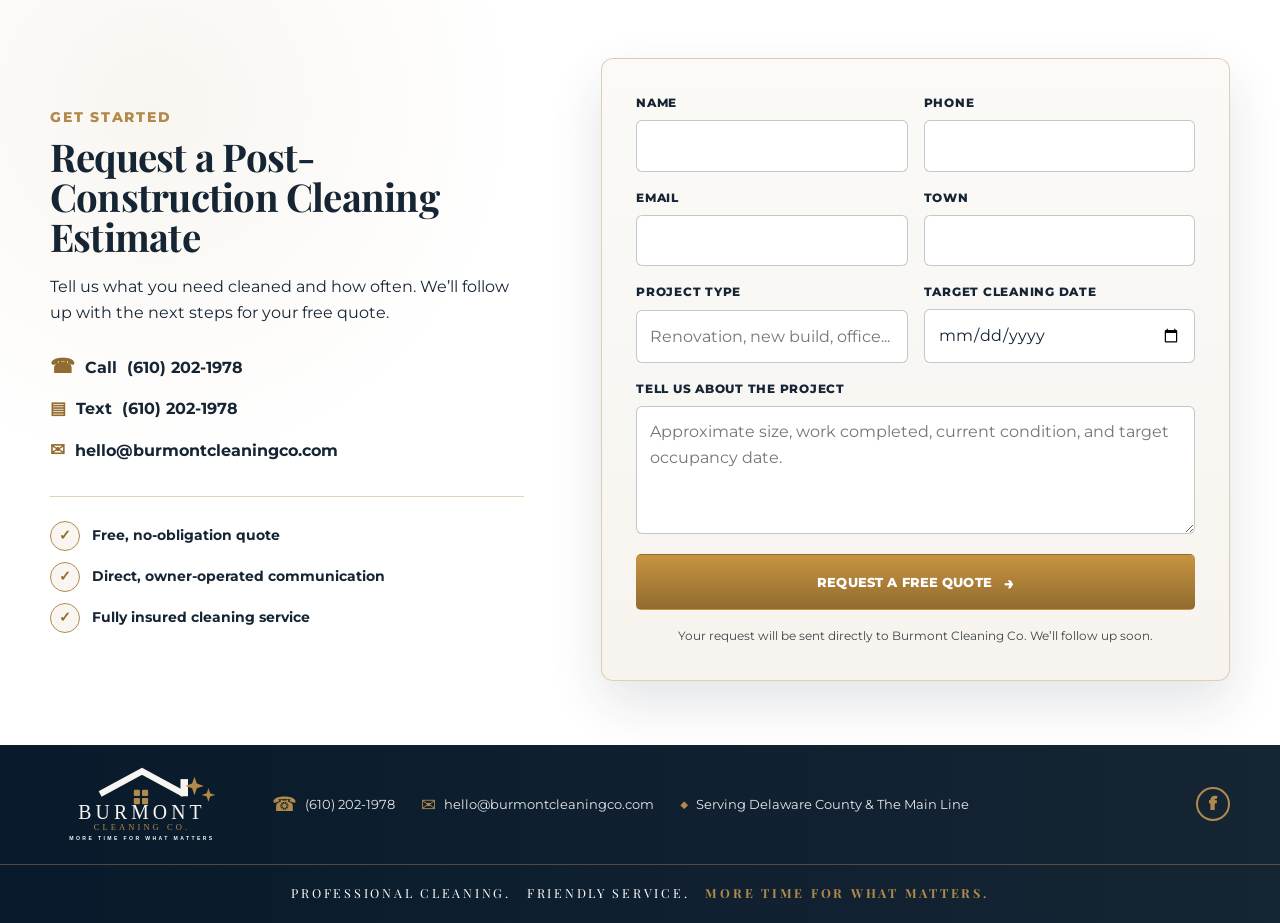
<file: post-construction-cleaning/index.html>
<!DOCTYPE html>
<html lang="en">
<head>
  <meta charset="utf-8"><meta name="viewport" content="width=device-width, initial-scale=1">
  <title>Post-Construction Cleaning in Delaware County | Burmont</title>
  <meta name="description" content="Final and detail post-construction cleaning in Delaware County and the Main Line. Construction dust, surfaces, cabinets, and floors prepared for occupancy.">
  <meta name="robots" content="index, follow, max-image-preview:large"><meta name="theme-color" content="#162534">
  <link rel="canonical" href="https://burmontcleaningco.com/post-construction-cleaning/"><link rel="icon" href="/assets/favicon.svg" type="image/svg+xml">
  <meta property="og:locale" content="en_US"><meta property="og:type" content="website"><meta property="og:site_name" content="Burmont Cleaning Co."><meta property="og:title" content="Post-Construction Cleaning in Delaware County | Burmont"><meta property="og:description" content="Final and detail cleaning after construction or renovation, preparing the property for occupancy."><meta property="og:url" content="https://burmontcleaningco.com/post-construction-cleaning/"><meta property="og:image" content="https://burmontcleaningco.com/assets/service-post-construction.webp"><meta property="og:image:width" content="1400"><meta property="og:image:height" content="700"><meta property="og:image:alt" content="Professional cleaner completing final detail cleaning in a renovated kitchen.">
  <meta name="twitter:card" content="summary_large_image"><meta name="twitter:title" content="Post-Construction Cleaning in Delaware County | Burmont"><meta name="twitter:description" content="Final and detail cleaning after construction or renovation."><meta name="twitter:image" content="https://burmontcleaningco.com/assets/service-post-construction.webp"><meta name="twitter:image:alt" content="Professional cleaner completing final detail cleaning in a renovated kitchen.">
  <link rel="preconnect" href="https://fonts.googleapis.com"><link rel="preconnect" href="https://fonts.gstatic.com" crossorigin><link href="https://fonts.googleapis.com/css2?family=Montserrat:wght@400;500;600;700;800&amp;family=Playfair+Display:wght@600;700;800&amp;display=swap" rel="stylesheet"><link rel="stylesheet" href="/styles.css?v=service-pages-1">
  <script type="application/ld+json">{"@context":"https://schema.org","@graph":[{"@type":"Service","@id":"https://burmontcleaningco.com/post-construction-cleaning/#service","name":"Post-Construction Cleaning","serviceType":"Final and detail post-construction cleaning","url":"https://burmontcleaningco.com/post-construction-cleaning/","provider":{"@id":"https://burmontcleaningco.com/#business"},"areaServed":[{"@type":"AdministrativeArea","name":"Delaware County, Pennsylvania"},{"@type":"Place","name":"The Main Line, Pennsylvania"}],"description":"Final and detail cleaning of construction dust, surfaces, cabinets, and floors to prepare completed properties for occupancy."},{"@type":"BreadcrumbList","itemListElement":[{"@type":"ListItem","position":1,"name":"Home","item":"https://burmontcleaningco.com/"},{"@type":"ListItem","position":2,"name":"Post-Construction Cleaning","item":"https://burmontcleaningco.com/post-construction-cleaning/"}]},{"@type":"WebPage","@id":"https://burmontcleaningco.com/post-construction-cleaning/#webpage","url":"https://burmontcleaningco.com/post-construction-cleaning/","name":"Post-Construction Cleaning in Delaware County","about":{"@id":"https://burmontcleaningco.com/post-construction-cleaning/#service"},"isPartOf":{"@id":"https://burmontcleaningco.com/#website"},"inLanguage":"en-US"}]}</script>
</head>
<body>
  <a class="skip-link" href="#main">Skip to content</a>
  <header class="site-header"><div class="container nav-wrap"><a class="brand" href="/" aria-label="Burmont Cleaning Co. home"><img src="/assets/logo-dark-nav.svg" alt="Burmont Cleaning Co." width="540" height="230"></a><button class="nav-toggle" type="button" aria-label="Open menu" aria-controls="site-nav" aria-expanded="false" data-nav-toggle><span></span><span></span><span></span></button><nav id="site-nav" class="site-nav" data-nav><a href="/">Home</a><a href="/residential-cleaning/">Residential</a><a href="/commercial-cleaning/">Commercial</a><a href="/#about">About Us</a><a href="/#area">Service Area</a><a href="#estimate">Contact</a></nav><a class="btn btn-primary nav-cta" href="#estimate"><span aria-hidden="true" class="icon-calendar"></span> Get a Free Estimate</a></div></header>
  <main id="main">
    <nav class="container breadcrumb" aria-label="Breadcrumb"><a href="/">Home</a> <span aria-hidden="true">/</span> Post-Construction Cleaning</nav>
    <section class="service-hero"><div class="container service-hero-grid"><div><p class="eyebrow">The Final Step Before Move-In</p><h1>Post-Construction Cleaning in Delaware County &amp; the Main Line</h1><p class="hero-copy">Construction may be finished, but fine dust and residue can remain throughout the property. We provide final and detail cleaning to prepare completed homes and smaller commercial spaces for occupancy, turnover, or presentation.</p><div class="hero-actions"><a class="btn btn-primary" href="#estimate"><span aria-hidden="true" class="icon-calendar"></span> Request a Project Quote</a><a class="btn btn-outline" href="tel:+16102021978"><span aria-hidden="true" class="icon-phone"></span> Call (610) 202-1978</a></div></div><aside class="service-summary" aria-label="Post-construction cleaning at a glance"><img class="service-summary-image" src="/assets/service-post-construction.webp" alt="Professional cleaner completing final detail cleaning in a renovated kitchen" width="1400" height="700"><h2>Final &amp; Detail Cleaning</h2><ul><li>Construction dust removal</li><li>Surfaces, fixtures, and trim</li><li>Cabinet interiors and exteriors</li><li>Floors prepared for occupancy</li></ul></aside></div></section>

    <section class="content-section"><div class="container"><div class="section-heading centered"><p class="eyebrow">A Detailed Finish</p><h2>What Post-Construction Cleaning Can Include</h2><p class="section-intro">Each project is quoted according to its size, condition, and readiness. The exact scope is confirmed before work begins.</p></div><div class="feature-grid"><article class="feature-card"><h3>Dust &amp; Surfaces</h3><p>Detailed dust removal from reachable horizontal surfaces, trim, doors, fixtures, ledges, and other finished areas.</p></article><article class="feature-card"><h3>Cabinets &amp; Rooms</h3><p>Cleaning inside and outside empty cabinets, plus detailed attention to completed kitchens, bathrooms, and living or work areas.</p></article><article class="feature-card"><h3>Floors &amp; Final Presentation</h3><p>Vacuuming and mopping appropriate finished floors so the completed property is ready for occupancy or presentation.</p></article></div><p class="scope-note"><strong>Scope note:</strong> This service is final/detail cleaning after construction work is complete. It does not include heavy construction debris removal, hazardous materials, or contractor punch-list work.</p></div></section>

    <section class="content-section alt"><div class="container split-content"><div><p class="eyebrow">Good Project Fits</p><h2>Homes, Renovations &amp; Smaller Commercial Spaces</h2><ul class="check-list"><li>Completed home renovations and additions</li><li>Kitchen or bathroom remodeling projects</li><li>Newly finished homes or apartments</li><li>Smaller office and commercial renovations</li><li>Properties preparing for occupancy or turnover</li></ul></div><div><p class="eyebrow">Before We Arrive</p><h2>The Space Should Be Ready for Cleaning</h2><p>Construction work should be complete, contractors should be finished in the cleaning area, and large debris and tools should be removed. Utilities and safe access must be available.</p><p>Because construction dust can settle after it is disturbed, some projects may benefit from more than one phase or a follow-up visit. We’ll discuss that during the estimate if the condition of the property calls for it.</p></div></div></section>

    <section class="content-section"><div class="container"><div class="section-heading centered"><p class="eyebrow">Plan the Final Step</p><h2>How Project Cleaning Works</h2></div><div class="process-grid"><article class="process-step"><h3>Share the Project Details</h3><p>Tell us the location, property type, approximate size, construction status, and target occupancy date.</p></article><article class="process-step"><h3>Confirm Readiness &amp; Scope</h3><p>We review the condition and agree on exactly what will be cleaned before providing the estimate.</p></article><article class="process-step"><h3>Complete the Final Clean</h3><p>Once construction is complete and the site is ready, we perform the agreed detail cleaning.</p></article></div></div></section>

    <section class="content-section alt"><div class="container"><div class="section-heading centered"><p class="eyebrow">Questions</p><h2>Post-Construction Cleaning FAQs</h2></div><div class="faq-list"><details><summary>Is this construction debris removal?</summary><p>No. Our service is final and detail cleaning. Contractors or property owners should remove large debris, building materials, tools, and hazardous items before we arrive.</p></details><details><summary>When should I schedule the cleaning?</summary><p>Contact us before your target occupancy date, but plan the cleaning for after all construction work and contractor touch-ups are complete.</p></details><details><summary>Do you clean both homes and commercial spaces?</summary><p>Yes. We consider homes, renovations, rental properties, and smaller commercial projects within our service area.</p></details><details><summary>Can you clean inside cabinets?</summary><p>Yes, empty cabinet interiors and exteriors can be included in the agreed project scope.</p></details></div><nav class="related-services" aria-label="Related services"><a href="/residential-cleaning/">Residential Cleaning</a><a href="/commercial-cleaning/">Small Commercial Cleaning</a><a href="/deep-cleaning/">Deep Cleaning</a><a href="/move-in-move-out-cleaning/">Move-In / Move-Out</a></nav></div></section>

    <section id="estimate" class="estimate section-anchor"><div class="container estimate-wrap"><div class="estimate-copy"><p class="eyebrow">Get Started</p><h2>Request a Post-Construction Cleaning Estimate</h2><p>Send us the project details and target timing. We’ll follow up to confirm the scope and whether the property is ready for final cleaning.</p><div class="contact-cards"><a href="tel:+16102021978"><span aria-hidden="true" class="icon-phone"></span> Call <strong>(610) 202-1978</strong></a><a href="sms:+16102021978"><span aria-hidden="true" class="icon-message"></span> Text <strong>(610) 202-1978</strong></a><a href="mailto:hello@burmontcleaningco.com"><span aria-hidden="true" class="icon-email"></span> hello@burmontcleaningco.com</a></div></div><form class="estimate-form" action="https://formspree.io/f/xqevndor" method="POST" data-estimate-form data-default-service="Post-Construction Cleaning"><input type="hidden" name="_subject" value="New Post-Construction Cleaning Quote Request"><input type="hidden" name="source" value="post-construction cleaning page"><input type="hidden" name="service" value="Post-Construction Cleaning"><input class="hidden-field" type="text" name="_gotcha" tabindex="-1" autocomplete="off" aria-hidden="true"><div class="form-row split"><div><label for="name">Name</label><input id="name" name="name" type="text" autocomplete="name" required></div><div><label for="phone">Phone</label><input id="phone" name="phone" type="tel" autocomplete="tel" required></div></div><div class="form-row split"><div><label for="email">Email</label><input id="email" name="email" type="email" autocomplete="email"></div><div><label for="town">Town</label><input id="town" name="town" type="text" autocomplete="address-level2"></div></div><div class="form-row split"><div><label for="project-type">Project Type</label><input id="project-type" name="project_type" type="text" placeholder="Renovation, new build, office..."></div><div><label for="target-date">Target Cleaning Date</label><input id="target-date" name="target_date" type="date"></div></div><div class="form-row"><label for="message">Tell us about the project</label><textarea id="message" name="message" rows="4" placeholder="Approximate size, work completed, current condition, and target occupancy date."></textarea></div><button class="btn btn-primary form-submit" type="submit"><span aria-hidden="true" class="icon-calendar"></span> Request a Project Quote</button><p class="form-note">Your request will be sent directly to Burmont Cleaning Co. We’ll follow up soon.</p><p class="form-status" data-form-status role="status" aria-live="polite"></p></form></div></section>
  </main>
  <footer class="site-footer"><div class="container footer-wrap"><a class="footer-logo" href="/" aria-label="Burmont Cleaning Co. home"><img src="/assets/logo-dark-nav.svg" alt="Burmont Cleaning Co." width="540" height="230"></a><div class="footer-info"><a href="tel:+16102021978"><span aria-hidden="true" class="icon-phone"></span> (610) 202-1978</a><a href="mailto:hello@burmontcleaningco.com"><span aria-hidden="true" class="icon-email"></span> hello@burmontcleaningco.com</a><span><span aria-hidden="true" class="icon-location"></span> Serving Delaware County &amp; The Main Line</span></div><div class="footer-social"><a href="https://www.facebook.com/burmontcleaningco/" target="_blank" rel="noopener noreferrer" aria-label="Burmont Cleaning Co. on Facebook">f</a></div></div><div class="footer-bottom"><span>Professional cleaning.</span><span>Friendly service.</span><strong>More time for what matters.</strong></div></footer>
  <script src="/script.js?v=service-pages-1" defer></script>
</body>
</html>
</file>
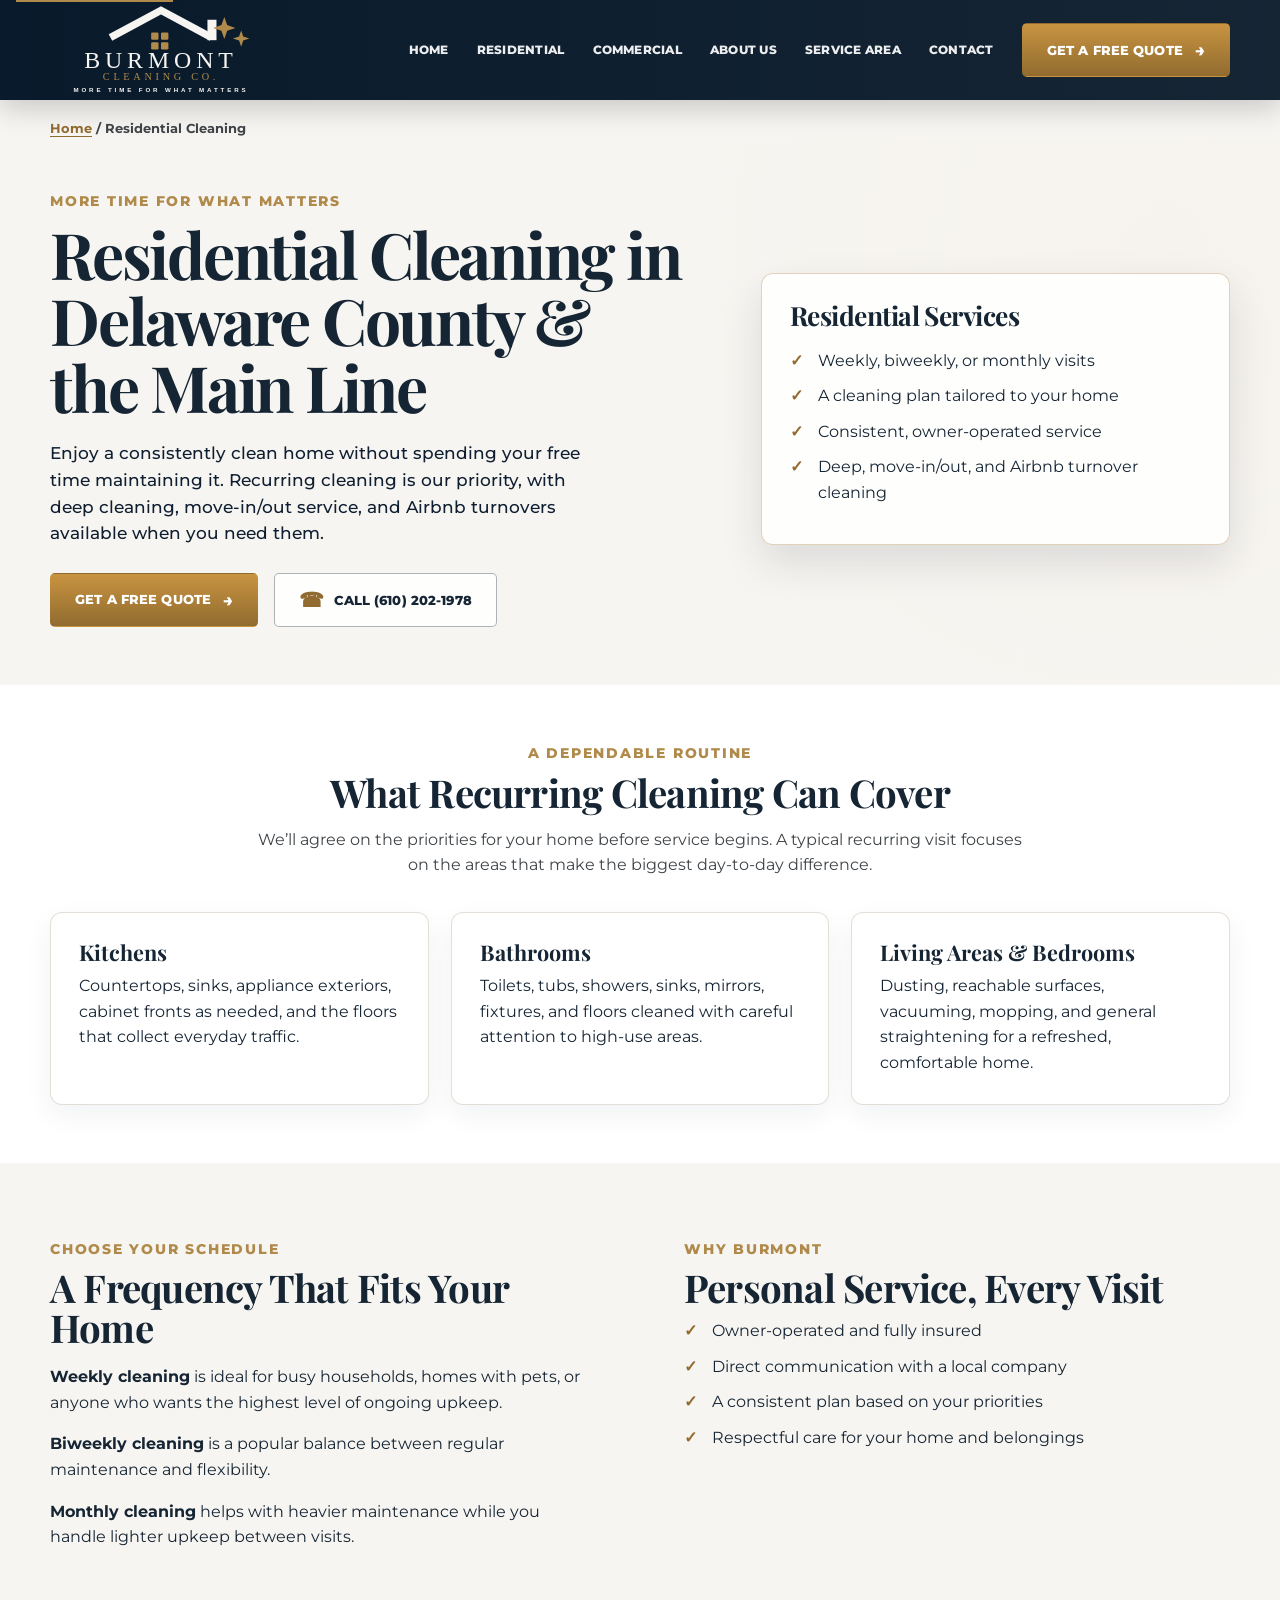
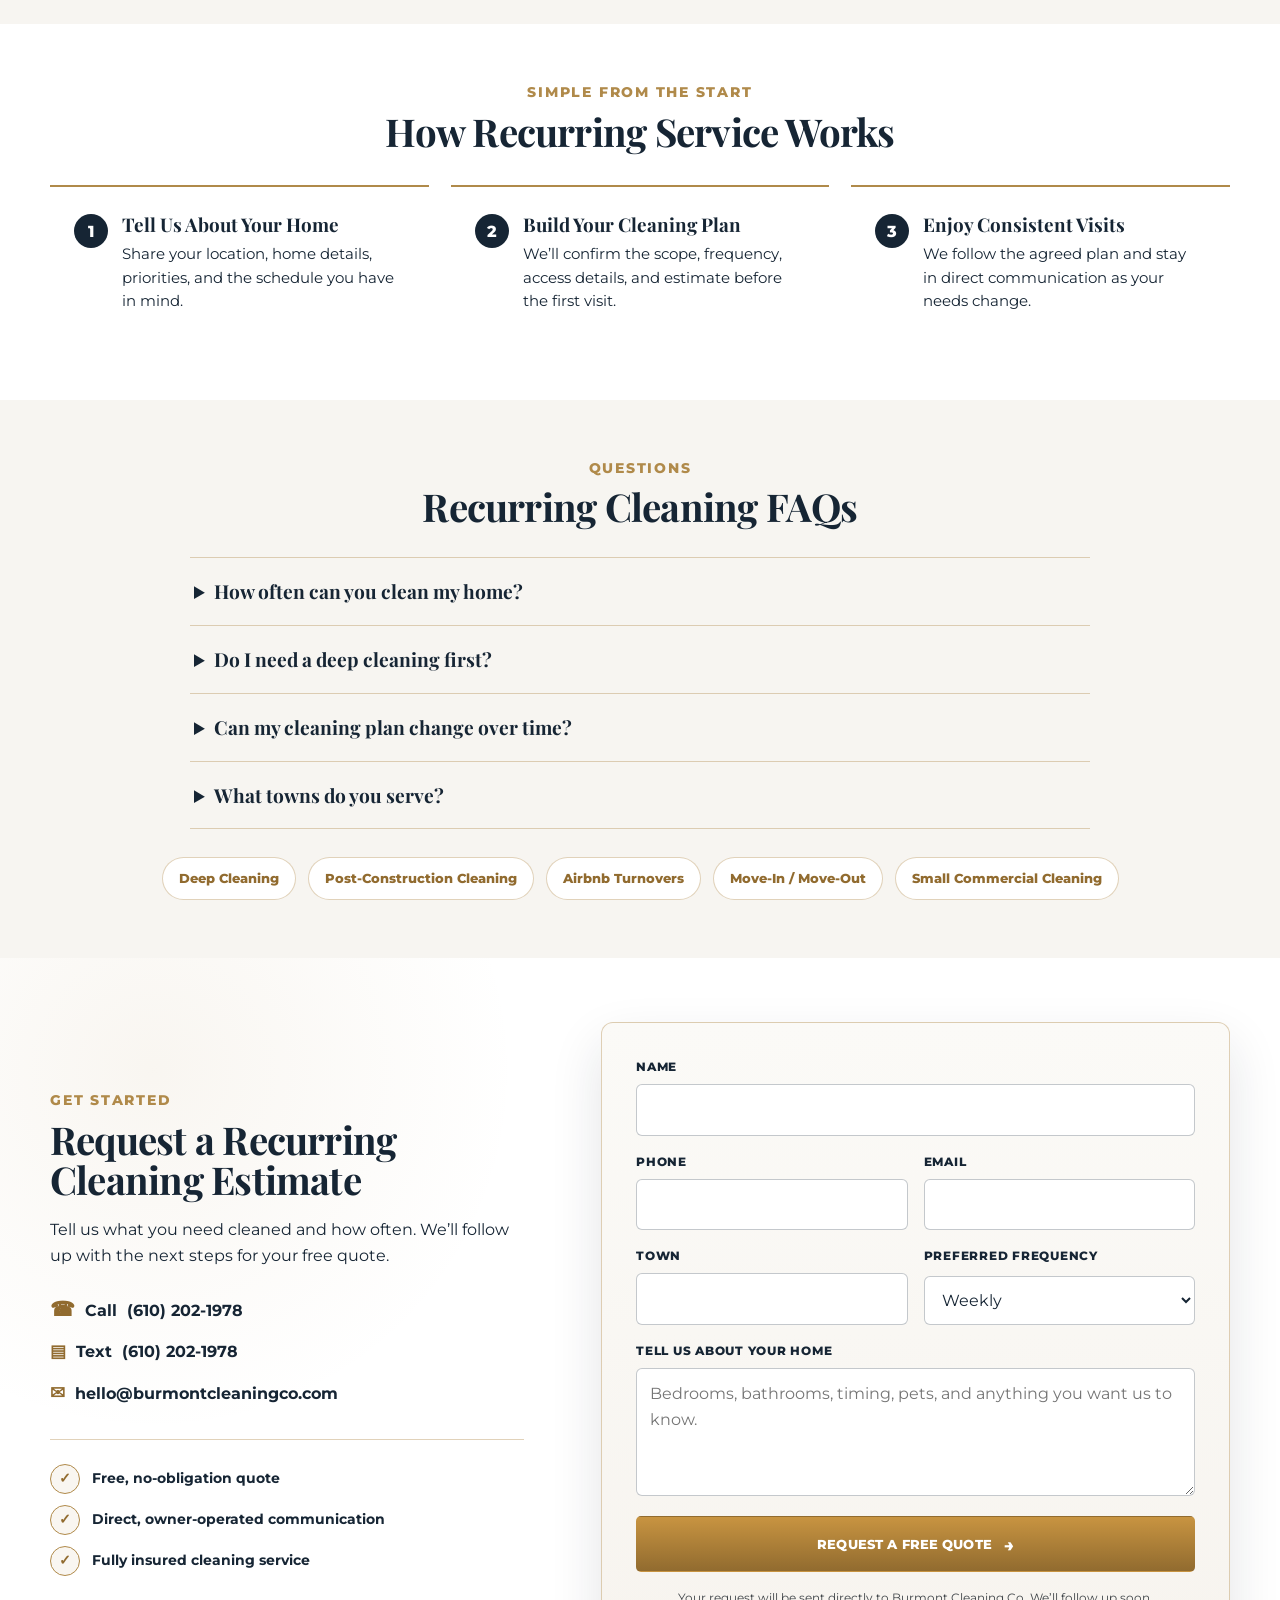
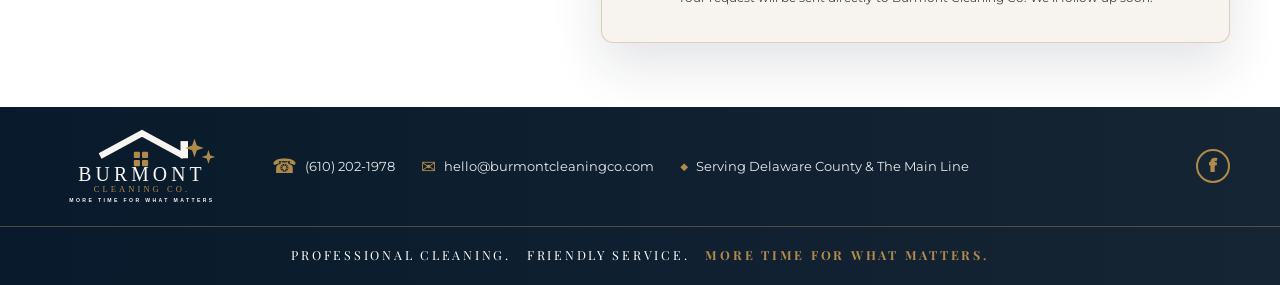
<file: residential-cleaning/index.html>
<!DOCTYPE html>
<html lang="en">
<head>
  <meta charset="utf-8">
  <meta name="viewport" content="width=device-width, initial-scale=1">
  <title>Residential Cleaning in Delaware County | Burmont</title>
  <meta name="description" content="Recurring residential cleaning in Delaware County and the Main Line, plus deep cleaning, move-in/out service, and Airbnb turnovers. Request a quote.">
  <meta name="robots" content="index, follow, max-image-preview:large">
  <meta name="theme-color" content="#162534">
  <link rel="canonical" href="https://burmontcleaningco.com/residential-cleaning/">
  <link rel="icon" href="/assets/favicon.svg" type="image/svg+xml">
  <meta property="og:locale" content="en_US">
  <meta property="og:type" content="website">
  <meta property="og:site_name" content="Burmont Cleaning Co.">
  <meta property="og:title" content="Residential Cleaning in Delaware County | Burmont">
  <meta property="og:description" content="Recurring home cleaning, deep cleaning, move-in/out service, and Airbnb turnovers from an owner-operated local company.">
  <meta property="og:url" content="https://burmontcleaningco.com/residential-cleaning/">
  <meta property="og:image" content="https://burmontcleaningco.com/assets/service-recurring.webp">
  <meta name="twitter:card" content="summary_large_image">
  <meta name="twitter:title" content="Residential Cleaning in Delaware County | Burmont">
  <meta name="twitter:description" content="Recurring home cleaning and detailed residential services from Burmont Cleaning Co.">
  <meta name="twitter:image" content="https://burmontcleaningco.com/assets/service-recurring.webp">
  <link rel="preconnect" href="https://fonts.googleapis.com">
  <link rel="preconnect" href="https://fonts.gstatic.com" crossorigin>
  <link href="https://fonts.googleapis.com/css2?family=Montserrat:wght@400;500;600;700;800&amp;family=Playfair+Display:wght@600;700;800&amp;display=swap" rel="stylesheet">
  <link rel="stylesheet" href="/styles.css?v=service-pages-1">
  <script type="application/ld+json">
  {
    "@context": "https://schema.org",
    "@graph": [
      {
        "@type": "Service",
        "@id": "https://burmontcleaningco.com/residential-cleaning/#service",
        "name": "Residential Cleaning",
        "serviceType": "Recurring and detailed residential cleaning",
        "url": "https://burmontcleaningco.com/residential-cleaning/",
        "provider": { "@id": "https://burmontcleaningco.com/#business" },
        "areaServed": [
          { "@type": "AdministrativeArea", "name": "Delaware County, Pennsylvania" },
          { "@type": "Place", "name": "The Main Line, Pennsylvania" }
        ],
        "description": "Recurring house cleaning, deep cleaning, move-in and move-out cleaning, and Airbnb turnover cleaning across Delaware County and the Main Line."
      },
      {
        "@type": "BreadcrumbList",
        "itemListElement": [
          { "@type": "ListItem", "position": 1, "name": "Home", "item": "https://burmontcleaningco.com/" },
          { "@type": "ListItem", "position": 2, "name": "Residential Cleaning", "item": "https://burmontcleaningco.com/residential-cleaning/" }
        ]
      },
      {
        "@type": "WebPage",
        "@id": "https://burmontcleaningco.com/residential-cleaning/#webpage",
        "url": "https://burmontcleaningco.com/residential-cleaning/",
        "name": "Residential Cleaning in Delaware County",
        "about": { "@id": "https://burmontcleaningco.com/residential-cleaning/#service" },
        "isPartOf": { "@id": "https://burmontcleaningco.com/#website" },
        "inLanguage": "en-US"
      }
    ]
  }
  </script>
</head>
<body>
  <a class="skip-link" href="#main">Skip to content</a>
  <header class="site-header">
    <div class="container nav-wrap">
      <a class="brand" href="/" aria-label="Burmont Cleaning Co. home"><img src="/assets/logo-dark-nav.svg" alt="Burmont Cleaning Co." width="540" height="230"></a>
      <button class="nav-toggle" type="button" aria-label="Open menu" aria-controls="site-nav" aria-expanded="false" data-nav-toggle><span></span><span></span><span></span></button>
      <nav id="site-nav" class="site-nav" data-nav>
        <a href="/">Home</a>
        <a href="/residential-cleaning/">Residential</a>
        <a href="/commercial-cleaning/">Commercial</a>
        <a href="/#about">About Us</a>
        <a href="/#area">Service Area</a>
        <a href="#estimate">Contact</a>
      </nav>
      <a class="btn btn-primary nav-cta" href="#estimate"><span aria-hidden="true" class="icon-calendar"></span> Get a Free Estimate</a>
    </div>
  </header>

  <main id="main">
    <nav class="container breadcrumb" aria-label="Breadcrumb"><a href="/">Home</a> <span aria-hidden="true">/</span> Residential Cleaning</nav>
    <section class="service-hero">
      <div class="container service-hero-grid">
        <div>
          <p class="eyebrow">More Time for What Matters</p>
          <h1>Residential Cleaning in Delaware County &amp; the Main Line</h1>
          <p class="hero-copy">Enjoy a consistently clean home without spending your free time maintaining it. Recurring cleaning is our priority, with deep cleaning, move-in/out service, and Airbnb turnovers available when you need them.</p>
          <div class="hero-actions">
            <a class="btn btn-primary" href="#estimate"><span aria-hidden="true" class="icon-calendar"></span> Request a Free Quote</a>
            <a class="btn btn-outline" href="tel:+16102021978"><span aria-hidden="true" class="icon-phone"></span> Call (610) 202-1978</a>
          </div>
        </div>
        <aside class="service-summary" aria-label="Residential cleaning at a glance">
          <h2>Residential Services</h2>
          <ul>
            <li>Weekly, biweekly, or monthly visits</li>
            <li>A cleaning plan tailored to your home</li>
            <li>Consistent, owner-operated service</li>
            <li>Deep, move-in/out, and Airbnb turnover cleaning</li>
          </ul>
        </aside>
      </div>
    </section>

    <section class="content-section">
      <div class="container">
        <div class="section-heading centered">
          <p class="eyebrow">A Dependable Routine</p>
          <h2>What Recurring Cleaning Can Cover</h2>
          <p class="section-intro">We’ll agree on the priorities for your home before service begins. A typical recurring visit focuses on the areas that make the biggest day-to-day difference.</p>
        </div>
        <div class="feature-grid">
          <article class="feature-card"><h3>Kitchens</h3><p>Countertops, sinks, appliance exteriors, cabinet fronts as needed, and the floors that collect everyday traffic.</p></article>
          <article class="feature-card"><h3>Bathrooms</h3><p>Toilets, tubs, showers, sinks, mirrors, fixtures, and floors cleaned with careful attention to high-use areas.</p></article>
          <article class="feature-card"><h3>Living Areas &amp; Bedrooms</h3><p>Dusting, reachable surfaces, vacuuming, mopping, and general straightening for a refreshed, comfortable home.</p></article>
        </div>
      </div>
    </section>

    <section class="content-section alt">
      <div class="container split-content">
        <div>
          <p class="eyebrow">Choose Your Schedule</p>
          <h2>A Frequency That Fits Your Home</h2>
          <p><strong>Weekly cleaning</strong> is ideal for busy households, homes with pets, or anyone who wants the highest level of ongoing upkeep.</p>
          <p><strong>Biweekly cleaning</strong> is a popular balance between regular maintenance and flexibility.</p>
          <p><strong>Monthly cleaning</strong> helps with heavier maintenance while you handle lighter upkeep between visits.</p>
        </div>
        <div>
          <p class="eyebrow">Why Burmont</p>
          <h2>Personal Service, Every Visit</h2>
          <ul class="check-list">
            <li>Owner-operated and fully insured</li>
            <li>Direct communication with a local company</li>
            <li>A consistent plan based on your priorities</li>
            <li>Respectful care for your home and belongings</li>
          </ul>
        </div>
      </div>
    </section>

    <section class="content-section">
      <div class="container">
        <div class="section-heading centered"><p class="eyebrow">Simple From the Start</p><h2>How Recurring Service Works</h2></div>
        <div class="process-grid">
          <article class="process-step"><h3>Tell Us About Your Home</h3><p>Share your location, home details, priorities, and the schedule you have in mind.</p></article>
          <article class="process-step"><h3>Build Your Cleaning Plan</h3><p>We’ll confirm the scope, frequency, access details, and estimate before the first visit.</p></article>
          <article class="process-step"><h3>Enjoy Consistent Visits</h3><p>We follow the agreed plan and stay in direct communication as your needs change.</p></article>
        </div>
      </div>
    </section>

    <section class="content-section alt">
      <div class="container">
        <div class="section-heading centered"><p class="eyebrow">Questions</p><h2>Recurring Cleaning FAQs</h2></div>
        <div class="faq-list">
          <details><summary>How often can you clean my home?</summary><p>We are open to weekly, biweekly, and monthly recurring schedules. Availability depends on your location, preferred day, and the needs of the home.</p></details>
          <details><summary>Do I need a deep cleaning first?</summary><p>Not every home does. We’ll learn about the current condition of the home and recommend the best starting point before service begins.</p></details>
          <details><summary>Can my cleaning plan change over time?</summary><p>Yes. Tell us when your priorities or schedule change, and we’ll discuss how to adjust the plan.</p></details>
          <details><summary>What towns do you serve?</summary><p>We serve communities throughout Delaware County and the Main Line, including Bryn Mawr, Wayne, Havertown, Newtown Square, Ardmore, and Media.</p></details>
        </div>
        <nav class="related-services" aria-label="Related services"><a href="/deep-cleaning/">Deep Cleaning</a><a href="/post-construction-cleaning/">Post-Construction Cleaning</a><a href="/airbnb-turnover-cleaning/">Airbnb Turnovers</a><a href="/move-in-move-out-cleaning/">Move-In / Move-Out</a><a href="/commercial-cleaning/">Small Commercial Cleaning</a></nav>
      </div>
    </section>

    <section id="estimate" class="estimate section-anchor">
      <div class="container estimate-wrap">
        <div class="estimate-copy">
          <p class="eyebrow">Get Started</p><h2>Request a Recurring Cleaning Estimate</h2>
          <p>Tell us about your home and the schedule you prefer. We’ll follow up to discuss the details.</p>
          <div class="contact-cards"><a href="tel:+16102021978"><span aria-hidden="true" class="icon-phone"></span> Call <strong>(610) 202-1978</strong></a><a href="sms:+16102021978"><span aria-hidden="true" class="icon-message"></span> Text <strong>(610) 202-1978</strong></a><a href="mailto:hello@burmontcleaningco.com"><span aria-hidden="true" class="icon-email"></span> hello@burmontcleaningco.com</a></div>
        </div>
        <form class="estimate-form" action="https://formspree.io/f/xqevndor" method="POST" data-estimate-form data-default-service="Recurring House Cleaning">
          <input type="hidden" name="_subject" value="New Recurring House Cleaning Quote Request"><input type="hidden" name="source" value="recurring house cleaning page"><input class="hidden-field" type="text" name="_gotcha" tabindex="-1" autocomplete="off" aria-hidden="true">
          <div class="form-row"><label for="name">Name</label><input id="name" name="name" type="text" autocomplete="name" required></div>
          <div class="form-row split"><div><label for="phone">Phone</label><input id="phone" name="phone" type="tel" autocomplete="tel" required></div><div><label for="email">Email</label><input id="email" name="email" type="email" autocomplete="email"></div></div>
          <div class="form-row split"><div><label for="town">Town</label><input id="town" name="town" type="text" autocomplete="address-level2"></div><div><label for="frequency">Preferred Frequency</label><select id="frequency" name="frequency"><option>Weekly</option><option>Biweekly</option><option>Monthly</option><option>Not Sure Yet</option></select></div></div>
          <input type="hidden" name="service" value="Recurring House Cleaning">
          <div class="form-row"><label for="message">Tell us about your home</label><textarea id="message" name="message" rows="4" placeholder="Bedrooms, bathrooms, timing, pets, and anything you want us to know."></textarea></div>
          <button class="btn btn-primary form-submit" type="submit"><span aria-hidden="true" class="icon-calendar"></span> Request a Free Quote</button><p class="form-note">Your request will be sent directly to Burmont Cleaning Co. We’ll follow up soon.</p><p class="form-status" data-form-status role="status" aria-live="polite"></p>
        </form>
      </div>
    </section>
  </main>

  <footer class="site-footer">
    <div class="container footer-wrap"><a class="footer-logo" href="/" aria-label="Burmont Cleaning Co. home"><img src="/assets/logo-dark-nav.svg" alt="Burmont Cleaning Co." width="540" height="230"></a><div class="footer-info"><a href="tel:+16102021978"><span aria-hidden="true" class="icon-phone"></span> (610) 202-1978</a><a href="mailto:hello@burmontcleaningco.com"><span aria-hidden="true" class="icon-email"></span> hello@burmontcleaningco.com</a><span><span aria-hidden="true" class="icon-location"></span> Serving Delaware County &amp; The Main Line</span></div><div class="footer-social"><a href="https://www.facebook.com/burmontcleaningco/" target="_blank" rel="noopener noreferrer" aria-label="Burmont Cleaning Co. on Facebook">f</a></div></div>
    <div class="footer-bottom"><span>Professional cleaning.</span><span>Friendly service.</span><strong>More time for what matters.</strong></div>
  </footer>
  <script src="/script.js?v=service-pages-1" defer></script>
</body>
</html>
</file>
<file: styles.css>
:root {
  --navy: #162534;
  --navy-dark: #081a2b;
  --ivory: #f7f5f1;
  --white: #ffffff;
  --brass: #b08a4a;
  --brass-dark: #916b2f;
  --charcoal: #3f4448;
  --gray: #d8d2c8;
  --line: rgba(176, 138, 74, 0.38);
  --shadow: 0 18px 42px rgba(22, 37, 52, 0.12);
  --radius: 12px;
  --container: 1180px;
  --header-height: 100px;
}

* { box-sizing: border-box; }

html {
  scroll-behavior: smooth;
}

body {
  margin: 0;
  font-family: "Montserrat", Arial, sans-serif;
  color: var(--navy);
  background: var(--ivory);
  line-height: 1.6;
  text-rendering: optimizeLegibility;
}

img { max-width: 100%; display: block; }

a { color: inherit; text-decoration: none; }

button, input, select, textarea { font: inherit; }

.skip-link {
  position: absolute;
  left: 16px;
  top: -48px;
  z-index: 100;
  background: var(--white);
  color: var(--navy);
  padding: 10px 14px;
  border: 2px solid var(--brass);
  transition: top 0.2s ease;
}

.skip-link:focus { top: 12px; }

.container {
  width: min(var(--container), calc(100% - 40px));
  margin-inline: auto;
}

.section-anchor { scroll-margin-top: calc(var(--header-height) + 20px); }

.site-header {
  position: sticky;
  top: 0;
  z-index: 50;
  min-height: var(--header-height);
  background: linear-gradient(90deg, var(--navy-dark), var(--navy));
  color: var(--white);
  box-shadow: 0 7px 28px rgba(0, 0, 0, 0.2);
  overflow: visible;
}

.nav-wrap {
  position: relative;
  z-index: 3;
  min-height: var(--header-height);
  display: flex;
  align-items: center;
  gap: 28px;
}

.brand {
  width: 222px;
  flex: 0 0 auto;
}

.brand img,
.brand svg {
  width: 100%;
  height: auto;
  display: block;
}

.header-logo .logo-ivory { fill: var(--ivory); }
.header-logo .logo-brass { fill: var(--brass); }
.header-logo .logo-roof {
  fill: none;
  stroke: var(--ivory);
  stroke-width: 18;
  stroke-linecap: square;
  stroke-linejoin: miter;
}
.header-logo .logo-wordmark,
.header-logo .logo-submark {
  font-family: "Playfair Display", Georgia, serif;
}
.header-logo .logo-tagline {
  font-family: "Montserrat", Arial, sans-serif;
}

.site-nav {
  display: flex;
  align-items: center;
  gap: 28px;
  margin-left: auto;
}

.site-nav a {
  position: relative;
  font-size: 0.78rem;
  font-weight: 800;
  text-transform: uppercase;
  letter-spacing: 0.02em;
  padding: 14px 0;
  color: rgba(255, 255, 255, 0.92);
}

.site-nav a::after {
  content: "";
  position: absolute;
  left: 0;
  right: 0;
  bottom: 4px;
  height: 2px;
  background: var(--brass);
  transform: scaleX(0);
  transform-origin: center;
  transition: transform 0.2s ease;
}

.site-nav a:hover::after,
.site-nav a:focus-visible::after { transform: scaleX(1); }

.nav-toggle { display: none; }

.btn {
  display: inline-flex;
  align-items: center;
  justify-content: center;
  gap: 10px;
  min-height: 54px;
  padding: 0 24px;
  border-radius: 5px;
  border: 1px solid transparent;
  font-size: 0.82rem;
  font-weight: 800;
  text-transform: uppercase;
  letter-spacing: 0.01em;
  cursor: pointer;
  transition: transform 0.2s ease, box-shadow 0.2s ease, background 0.2s ease;
}

.btn:hover,
.btn:focus-visible {
  transform: translateY(-2px);
  box-shadow: 0 10px 22px rgba(8, 26, 43, 0.18);
}

.btn-primary {
  color: var(--white);
  background: linear-gradient(180deg, #c89441, var(--brass-dark));
}

.btn-outline {
  color: var(--navy);
  background: rgba(255, 255, 255, 0.86);
  border-color: rgba(22, 37, 52, 0.35);
}

.nav-cta {
  flex: 0 0 auto;
  min-width: 206px;
}

[class^="icon-"]::before,
[class*=" icon-"]::before {
  display: inline-block;
  line-height: 1;
  color: currentColor;
}

.icon-calendar::before { content: "▣"; font-size: 1.05rem; }
.icon-phone::before { content: "☎"; font-size: 1.25rem; }
.icon-email::before { content: "✉"; font-size: 1.1rem; }
.icon-message::before { content: "▤"; font-size: 1.05rem; }
.icon-location::before { content: "◆"; font-size: 0.9rem; color: var(--brass); }

.hero {
  position: relative;
  display: grid;
  grid-template-columns: minmax(0, 48%) minmax(0, 52%);
  min-height: 485px;
  background: linear-gradient(90deg, var(--ivory) 0%, #fbfaf7 43%, rgba(247, 245, 241, 0) 54%);
  overflow: hidden;
}

.hero-content {
  position: relative;
  z-index: 2;
  padding: 52px clamp(24px, 5vw, 70px) 46px;
  align-self: center;
}

.hero .eyebrow {
  font-size: 0.78rem;
  letter-spacing: 0.11em;
}

.hero h1 {
  max-width: 620px;
  font-size: clamp(2.65rem, 3.65vw, 3.65rem);
  line-height: 1.08;
  letter-spacing: -0.025em;
}

.hero-image {
  position: relative;
  min-height: 485px;
  overflow: hidden;
}

.hero-image img {
  position: absolute;
  inset: 0;
  width: 100%;
  height: 100%;
  object-fit: cover;
  object-position: center;
}

.hero-image::after {
  content: "";
  position: absolute;
  inset: 0;
  background: linear-gradient(90deg, rgba(247, 245, 241, 0.85) 0%, rgba(247, 245, 241, 0.12) 32%, rgba(22, 37, 52, 0.08) 100%);
  pointer-events: none;
}

.eyebrow {
  margin: 0 0 8px;
  color: var(--brass);
  font-weight: 800;
  letter-spacing: 0.13em;
  text-transform: uppercase;
  font-size: 0.85rem;
}

h1, h2, h3 {
  margin: 0;
  font-family: "Playfair Display", Georgia, serif;
  line-height: 1.04;
  color: var(--navy);
}

h1 {
  max-width: 600px;
  font-size: clamp(3rem, 5.5vw, 5.25rem);
  letter-spacing: -0.035em;
}

h2 {
  font-size: clamp(2rem, 3vw, 3rem);
  letter-spacing: -0.02em;
}

h3 { font-size: 1.35rem; }

.hero-subtitle {
  margin: 18px 0 0;
  max-width: 450px;
  font-size: clamp(1.25rem, 2vw, 1.85rem);
  line-height: 1.22;
  font-weight: 500;
}

.rule {
  width: 44px;
  height: 2px;
  background: var(--brass);
  margin: 20px 0 16px;
}

.centered-rule { margin-inline: auto; }

.hero-copy {
  max-width: 560px;
  margin: 0 0 26px;
  font-weight: 500;
  color: #0f1f31;
}

.hero-actions {
  display: flex;
  flex-wrap: wrap;
  gap: 16px;
}

.hero-actions .btn-outline {
  justify-content: flex-start;
  min-width: 218px;
  text-align: left;
  line-height: 1.25;
}

.hero-actions .btn-outline .icon-phone { color: var(--brass-dark); }

.trust-band {
  background: linear-gradient(180deg, #fff 0%, #fbfaf7 100%);
  border-top: 1px solid rgba(216, 210, 200, 0.55);
  border-bottom: 1px solid rgba(216, 210, 200, 0.55);
}

.trust-grid {
  display: grid;
  grid-template-columns: 1.2fr repeat(4, 1fr);
  align-items: stretch;
}

.trust-item {
  min-height: 166px;
  padding: 30px 22px;
  display: grid;
  align-content: center;
  justify-items: center;
  text-align: center;
  border-left: 1px solid var(--line);
}

.trust-item:first-child { border-left: 0; }

.trust-icon {
  width: 56px;
  height: 56px;
  display: grid;
  place-items: center;
  margin-bottom: 12px;
  color: var(--brass);
  border: 2px solid currentColor;
  border-radius: 999px;
  font-size: 1.7rem;
  font-family: Arial, sans-serif;
}

.trust-icon.sparkle { border-color: transparent; font-size: 3rem; }

.trust-item h3 {
  margin-bottom: 10px;
  font-family: "Montserrat", Arial, sans-serif;
  font-size: 0.82rem;
  font-weight: 800;
  text-transform: uppercase;
  line-height: 1.3;
}

.trust-item p { margin: 0; font-size: 0.9rem; }

.stars {
  color: var(--brass);
  font-size: 1.25rem;
  letter-spacing: 0.16em;
  line-height: 1;
}

.trust-review p {
  margin-top: 18px;
  font-size: 1.02rem;
  max-width: 260px;
}

.services {
  padding: 44px 0 16px;
  background:
    radial-gradient(circle at 50% 0%, rgba(176, 138, 74, 0.08), transparent 34%),
    var(--ivory);
}

.section-heading { margin-bottom: 28px; }
.centered { text-align: center; }

.service-grid {
  display: grid;
  grid-template-columns: repeat(3, 1fr);
  gap: 20px;
}

.service-card {
  overflow: hidden;
  background: var(--white);
  box-shadow: 0 11px 28px rgba(22, 37, 52, 0.08);
  border: 1px solid rgba(216, 210, 200, 0.45);
  transition: transform 0.2s ease, box-shadow 0.2s ease;
}

.service-card:hover {
  transform: translateY(-5px);
  box-shadow: var(--shadow);
}

.service-card img {
  width: 100%;
  aspect-ratio: 2.1 / 1;
  object-fit: cover;
}

.service-card-body {
  padding: 18px 18px 24px;
  text-align: center;
}

.service-card h3 { margin-bottom: 10px; font-size: 1.35rem; }
.service-card p { min-height: 52px; margin: 0 0 18px; font-size: 0.92rem; }
.service-card a {
  color: var(--brass-dark);
  font-size: 0.82rem;
  font-weight: 800;
  text-transform: uppercase;
  letter-spacing: 0.05em;
}

.about {
  display: grid;
  grid-template-columns: 42% 58%;
  align-items: stretch;
  background: var(--white);
}

.about-image img {
  width: 100%;
  height: 100%;
  object-fit: cover;
}

.about-content {
  padding: 38px clamp(24px, 5vw, 68px);
  align-self: center;
}

.about-content p {
  max-width: 780px;
  margin: 0 0 10px;
}

.about-points {
  display: grid;
  grid-template-columns: repeat(3, 1fr);
  gap: 18px;
  margin-top: 32px;
}

.about-points div {
  display: flex;
  align-items: center;
  gap: 12px;
  min-height: 68px;
  border-left: 1px solid var(--line);
  padding-left: 18px;
  font-size: 0.83rem;
  text-transform: uppercase;
  line-height: 1.25;
}

.about-points div:first-child { border-left: 0; padding-left: 0; }

.about-points span {
  width: 38px;
  height: 38px;
  flex: 0 0 38px;
  display: grid;
  place-items: center;
  color: var(--brass);
  border: 2px solid currentColor;
  border-radius: 999px;
  font-weight: 800;
}

.area {
  background: var(--ivory);
}

.area-panel {
  display: grid;
  grid-template-columns: 46.5% 53.5%;
  min-height: 230px;
}

.area-text {
  padding: 34px clamp(24px, 5vw, 68px);
  color: var(--white);
  background: linear-gradient(135deg, var(--navy-dark), var(--navy));
}

.area-text h2 { color: var(--white); font-size: clamp(1.6rem, 2.4vw, 2.3rem); }

.area-list {
  display: grid;
  grid-template-columns: repeat(3, minmax(0, 1fr));
  gap: 10px 26px;
  margin: 18px 0 10px;
}

.area-list span {
  position: relative;
  padding-left: 24px;
  font-size: 0.93rem;
}

.area-list span::before {
  content: "◆";
  position: absolute;
  left: 0;
  top: 0;
  color: var(--brass);
}

.area-text p:last-child {
  margin: 10px 0 0;
  font-size: 0.86rem;
  color: rgba(255,255,255,0.86);
}

.area-map {
  min-height: 230px;
  background-image: linear-gradient(rgba(247, 245, 241, 0.16), rgba(247, 245, 241, 0.16)), url("assets/service-map.webp");
  background-size: cover;
  background-position: center;
}

.reviews {
  padding: 28px 0 34px;
  background:
    linear-gradient(180deg, rgba(247, 245, 241, 0.94), rgba(247, 245, 241, 0.96)),
    radial-gradient(circle at 20% 100%, rgba(176, 138, 74, 0.12), transparent 30%);
}

.reviews-heading {
  display: flex;
  align-items: center;
  justify-content: center;
  gap: 18px;
  margin-bottom: 14px;
}

.reviews-heading .eyebrow { margin-bottom: 0; }
.decor-line { width: 74px; height: 1px; background: var(--line); }

.review-grid {
  display: grid;
  grid-template-columns: repeat(3, minmax(0, 1fr));
  gap: 24px;
  width: min(860px, 100%);
  margin-inline: auto;
}

.review-card {
  margin: 0;
  padding: 20px 24px;
  background: rgba(255,255,255,0.72);
  box-shadow: 0 10px 26px rgba(22, 37, 52, 0.06);
}

.review-card blockquote { margin: 10px 0 10px; font-size: 0.93rem; line-height: 1.45; }
.review-card figcaption { font-weight: 800; font-size: 0.86rem; line-height: 1.35; }
.review-card span { font-weight: 700; }

.estimate {
  position: relative;
  padding: 46px 0 56px;
  background: var(--white);
  overflow: hidden;
}

.estimate::before {
  content: "";
  position: absolute;
  left: 0;
  bottom: 0;
  width: 220px;
  height: 160px;
  background-image: linear-gradient(90deg, rgba(255,255,255,0.16), #fff), url("assets/footer-still-life.webp");
  background-size: cover;
  background-position: left bottom;
  opacity: 0.9;
}

.estimate-wrap {
  position: relative;
  z-index: 1;
  display: grid;
  grid-template-columns: 0.86fr 1fr;
  gap: 46px;
  align-items: start;
}

.estimate-copy p { max-width: 520px; }

.contact-cards {
  display: grid;
  gap: 12px;
  margin-top: 24px;
}

.contact-cards a {
  width: fit-content;
  display: inline-flex;
  align-items: center;
  gap: 10px;
  color: var(--navy);
  font-weight: 700;
}

.contact-cards [class^="icon-"] { color: var(--brass-dark); }

.estimate-form {
  display: grid;
  gap: 16px;
  padding: 28px;
  border: 1px solid var(--line);
  border-radius: var(--radius);
  background: rgba(247, 245, 241, 0.68);
  box-shadow: var(--shadow);
}

.form-row { display: grid; gap: 7px; }
.form-row.split { grid-template-columns: 1fr 1fr; gap: 16px; }
.form-row.split > div { display: grid; gap: 7px; }

label {
  font-size: 0.78rem;
  font-weight: 800;
  text-transform: uppercase;
  letter-spacing: 0.06em;
}

input, select, textarea {
  width: 100%;
  border: 1px solid rgba(22, 37, 52, 0.25);
  border-radius: 6px;
  padding: 12px 13px;
  color: var(--navy);
  background: #fff;
}

input:focus, select:focus, textarea:focus {
  outline: 2px solid rgba(176, 138, 74, 0.45);
  border-color: var(--brass);
}

textarea { resize: vertical; }
.form-submit { width: 100%; margin-top: 4px; }
.form-submit:disabled { cursor: wait; opacity: 0.72; }
.form-note { margin: 0; font-size: 0.78rem; color: var(--charcoal); text-align: center; }
.form-status {
  display: none;
  margin: 0;
  padding: 10px 12px;
  border-radius: 6px;
  font-size: 0.86rem;
  font-weight: 700;
  line-height: 1.4;
  text-align: center;
}
.form-status.is-visible { display: block; }
.form-status.is-success {
  color: var(--navy);
  background: rgba(176, 138, 74, 0.14);
  border: 1px solid rgba(176, 138, 74, 0.36);
}
.form-status.is-error {
  color: #7a1f1f;
  background: #fff3f3;
  border: 1px solid rgba(122, 31, 31, 0.25);
}
.hidden-field { display: none; }

.site-footer {
  background: linear-gradient(90deg, var(--navy-dark), var(--navy));
  color: var(--white);
}

.footer-wrap {
  min-height: 118px;
  display: flex;
  align-items: center;
  gap: 38px;
  padding: 20px 0;
}

.footer-logo { width: 184px; flex: 0 0 auto; }

.footer-logo svg {
  width: 100%;
  height: auto;
  display: block;
}

.footer-logo img {
  width: 100%;
  height: auto;
}

.footer-info {
  display: flex;
  flex-wrap: wrap;
  gap: 12px 26px;
  font-size: 0.82rem;
}

.footer-info a, .footer-info span {
  display: inline-flex;
  align-items: center;
  gap: 8px;
  color: rgba(255,255,255,0.9);
}

.footer-info [class^="icon-"] { color: var(--brass); }

.footer-social {
  margin-left: auto;
  display: flex;
  gap: 14px;
}

.footer-social a {
  width: 34px;
  height: 34px;
  display: grid;
  place-items: center;
  border-radius: 999px;
  color: var(--brass);
  border: 2px solid currentColor;
  font-weight: 900;
  font-size: 1.18rem;
}

.footer-bottom {
  display: flex;
  justify-content: center;
  gap: 16px;
  padding: 18px 20px 20px;
  border-top: 1px solid rgba(176, 138, 74, 0.42);
  font-family: "Playfair Display", Georgia, serif;
  text-transform: uppercase;
  letter-spacing: 0.22em;
  font-size: 0.78rem;
}

.footer-bottom strong { color: var(--brass); }

/* Standalone service pages */
.breadcrumb {
  padding: 18px 0 0;
  font-size: 0.82rem;
  font-weight: 700;
  color: var(--charcoal);
}

.breadcrumb a {
  color: var(--brass-dark);
  text-decoration: underline;
  text-underline-offset: 3px;
}

.service-hero {
  padding: 52px 0 58px;
  background:
    linear-gradient(110deg, rgba(247,245,241,0.98), rgba(247,245,241,0.88)),
    radial-gradient(circle at 90% 20%, rgba(176,138,74,0.2), transparent 38%);
}

.service-hero-grid {
  display: grid;
  grid-template-columns: minmax(0, 1.15fr) minmax(300px, 0.85fr);
  gap: clamp(36px, 6vw, 76px);
  align-items: center;
}

.service-hero h1 {
  max-width: 760px;
  font-size: clamp(2.65rem, 5vw, 4.8rem);
}

.service-hero .hero-copy {
  margin-top: 20px;
  font-size: 1.04rem;
}

.service-summary {
  padding: 28px;
  border: 1px solid var(--line);
  border-radius: var(--radius);
  background: rgba(255,255,255,0.86);
  box-shadow: var(--shadow);
}

.service-summary h2 {
  font-size: 1.65rem;
  margin-bottom: 18px;
}

.service-summary-image {
  width: calc(100% + 56px);
  max-width: none;
  aspect-ratio: 2.1 / 1;
  object-fit: cover;
  margin: -28px -28px 24px;
  border-radius: var(--radius) var(--radius) 0 0;
}

.service-summary ul,
.check-list {
  padding: 0;
  margin: 0;
  list-style: none;
}

.service-summary li,
.check-list li {
  position: relative;
  padding-left: 28px;
  margin: 10px 0;
}

.service-summary li::before,
.check-list li::before {
  content: "✓";
  position: absolute;
  left: 0;
  color: var(--brass-dark);
  font-weight: 900;
}

.content-section {
  padding: 58px 0;
  background: var(--white);
}

.content-section.alt { background: var(--ivory); }

.section-intro {
  max-width: 780px;
  margin: 14px auto 34px;
  text-align: center;
  color: var(--charcoal);
}

.feature-grid {
  display: grid;
  grid-template-columns: repeat(3, minmax(0, 1fr));
  gap: 22px;
}

.feature-card {
  padding: 28px;
  border: 1px solid rgba(216,210,200,0.72);
  border-radius: var(--radius);
  background: var(--white);
  box-shadow: 0 10px 28px rgba(22,37,52,0.06);
}

.feature-card h3 { margin-bottom: 10px; }
.feature-card p { margin: 0; }

.split-content {
  display: grid;
  grid-template-columns: minmax(0, 1fr) minmax(0, 1fr);
  gap: clamp(36px, 7vw, 88px);
  align-items: start;
}

.split-content p:first-of-type { margin-top: 18px; }

.process-grid {
  counter-reset: steps;
  display: grid;
  grid-template-columns: repeat(3, minmax(0, 1fr));
  gap: 22px;
  margin-top: 34px;
}

.process-step {
  position: relative;
  padding: 28px 28px 28px 72px;
  border-top: 2px solid var(--brass);
  background: rgba(255,255,255,0.82);
}

.process-step::before {
  counter-increment: steps;
  content: counter(steps);
  position: absolute;
  left: 24px;
  top: 27px;
  width: 34px;
  height: 34px;
  display: grid;
  place-items: center;
  border-radius: 999px;
  color: var(--white);
  background: var(--navy);
  font-weight: 800;
}

.process-step h3 { font-size: 1.18rem; margin-bottom: 8px; }
.process-step p { margin: 0; font-size: 0.92rem; }

.scope-note {
  margin-top: 24px;
  padding: 18px 20px;
  border-left: 4px solid var(--brass);
  background: rgba(176,138,74,0.1);
  font-size: 0.9rem;
}

.faq-list {
  max-width: 900px;
  margin: 30px auto 0;
}

.faq-list details {
  border-top: 1px solid var(--line);
  padding: 18px 4px;
}

.faq-list details:last-child { border-bottom: 1px solid var(--line); }

.faq-list summary {
  cursor: pointer;
  font-family: "Playfair Display", Georgia, serif;
  font-size: 1.2rem;
  font-weight: 700;
}

.faq-list details p { margin: 12px 0 0; }

.related-services {
  display: flex;
  flex-wrap: wrap;
  justify-content: center;
  gap: 12px;
  margin-top: 28px;
}

.related-services a {
  padding: 10px 16px;
  border: 1px solid var(--line);
  border-radius: 999px;
  color: var(--brass-dark);
  background: var(--white);
  font-weight: 800;
  font-size: 0.82rem;
}

@media (max-width: 1100px) {
  .nav-wrap { gap: 18px; }
  .site-nav { gap: 18px; }
  .nav-cta { min-width: auto; padding-inline: 18px; }
  .service-grid { grid-template-columns: repeat(2, 1fr); }
  .trust-grid { grid-template-columns: repeat(2, 1fr); }
  .trust-item:nth-child(odd) { border-left: 0; }
}

@media (max-width: 900px) {
  :root { --header-height: 84px; }

  .container { width: min(var(--container), calc(100% - 32px)); }

  .brand { width: 176px; }

  .nav-toggle {
    display: inline-flex;
    flex-direction: column;
    justify-content: center;
    gap: 5px;
    width: 44px;
    height: 44px;
    margin-left: auto;
    border: 1px solid rgba(255,255,255,0.32);
    border-radius: 6px;
    background: transparent;
    color: var(--white);
  }

  .nav-toggle span {
    width: 22px;
    height: 2px;
    margin-inline: auto;
    background: currentColor;
  }

  .site-nav {
    position: absolute;
    inset: var(--header-height) 16px auto 16px;
    display: none;
    flex-direction: column;
    align-items: flex-start;
    gap: 0;
    padding: 16px;
    background: var(--navy);
    border: 1px solid rgba(176, 138, 74, 0.36);
    box-shadow: var(--shadow);
  }

  .site-nav.is-open { display: flex; z-index: 100; }
  .site-nav a { width: 100%; padding: 12px 4px; }
  .nav-cta { display: none; }

  .hero {
    grid-template-columns: 1fr;
  }

  .hero-content { padding: 42px 28px 34px; }
  .hero-image { min-height: 360px; grid-row: 1; }

  .about, .area-panel, .estimate-wrap, .service-hero-grid, .split-content {
    grid-template-columns: 1fr;
  }

  .feature-grid, .process-grid { grid-template-columns: 1fr; }

  .about-image img { max-height: 420px; }

  .about-points { grid-template-columns: 1fr; }
  .about-points div,
  .about-points div:first-child { border-left: 0; padding-left: 0; }

  .review-grid { grid-template-columns: 1fr; }
  .footer-wrap { align-items: flex-start; flex-direction: column; gap: 18px; }
  .footer-social { margin-left: 0; }
  .footer-bottom { flex-wrap: wrap; text-align: center; }
}

@media (max-width: 640px) {
  .hero-actions, .hero-actions .btn, .contact-cards a { width: 100%; }
  .hero-actions .btn-outline { justify-content: center; text-align: center; }
  .trust-grid, .service-grid { grid-template-columns: 1fr; }
  .trust-item { border-left: 0; border-top: 1px solid var(--line); }
  .trust-item:first-child { border-top: 0; }
  .area-list { grid-template-columns: 1fr; }
  .form-row.split { grid-template-columns: 1fr; }
  .estimate::before { opacity: 0.22; }
  .decor-line { display: none; }
  h1 { font-size: clamp(2.7rem, 14vw, 4rem); }
  .hero h1 { font-size: clamp(2.35rem, 10.5vw, 3rem); }
  .service-hero { padding: 34px 0 42px; }
  .service-summary, .feature-card { padding: 22px; }
  .service-summary-image { width: calc(100% + 44px); margin: -22px -22px 20px; }
  .process-step { padding: 24px 20px 24px 64px; }
}
</file>
